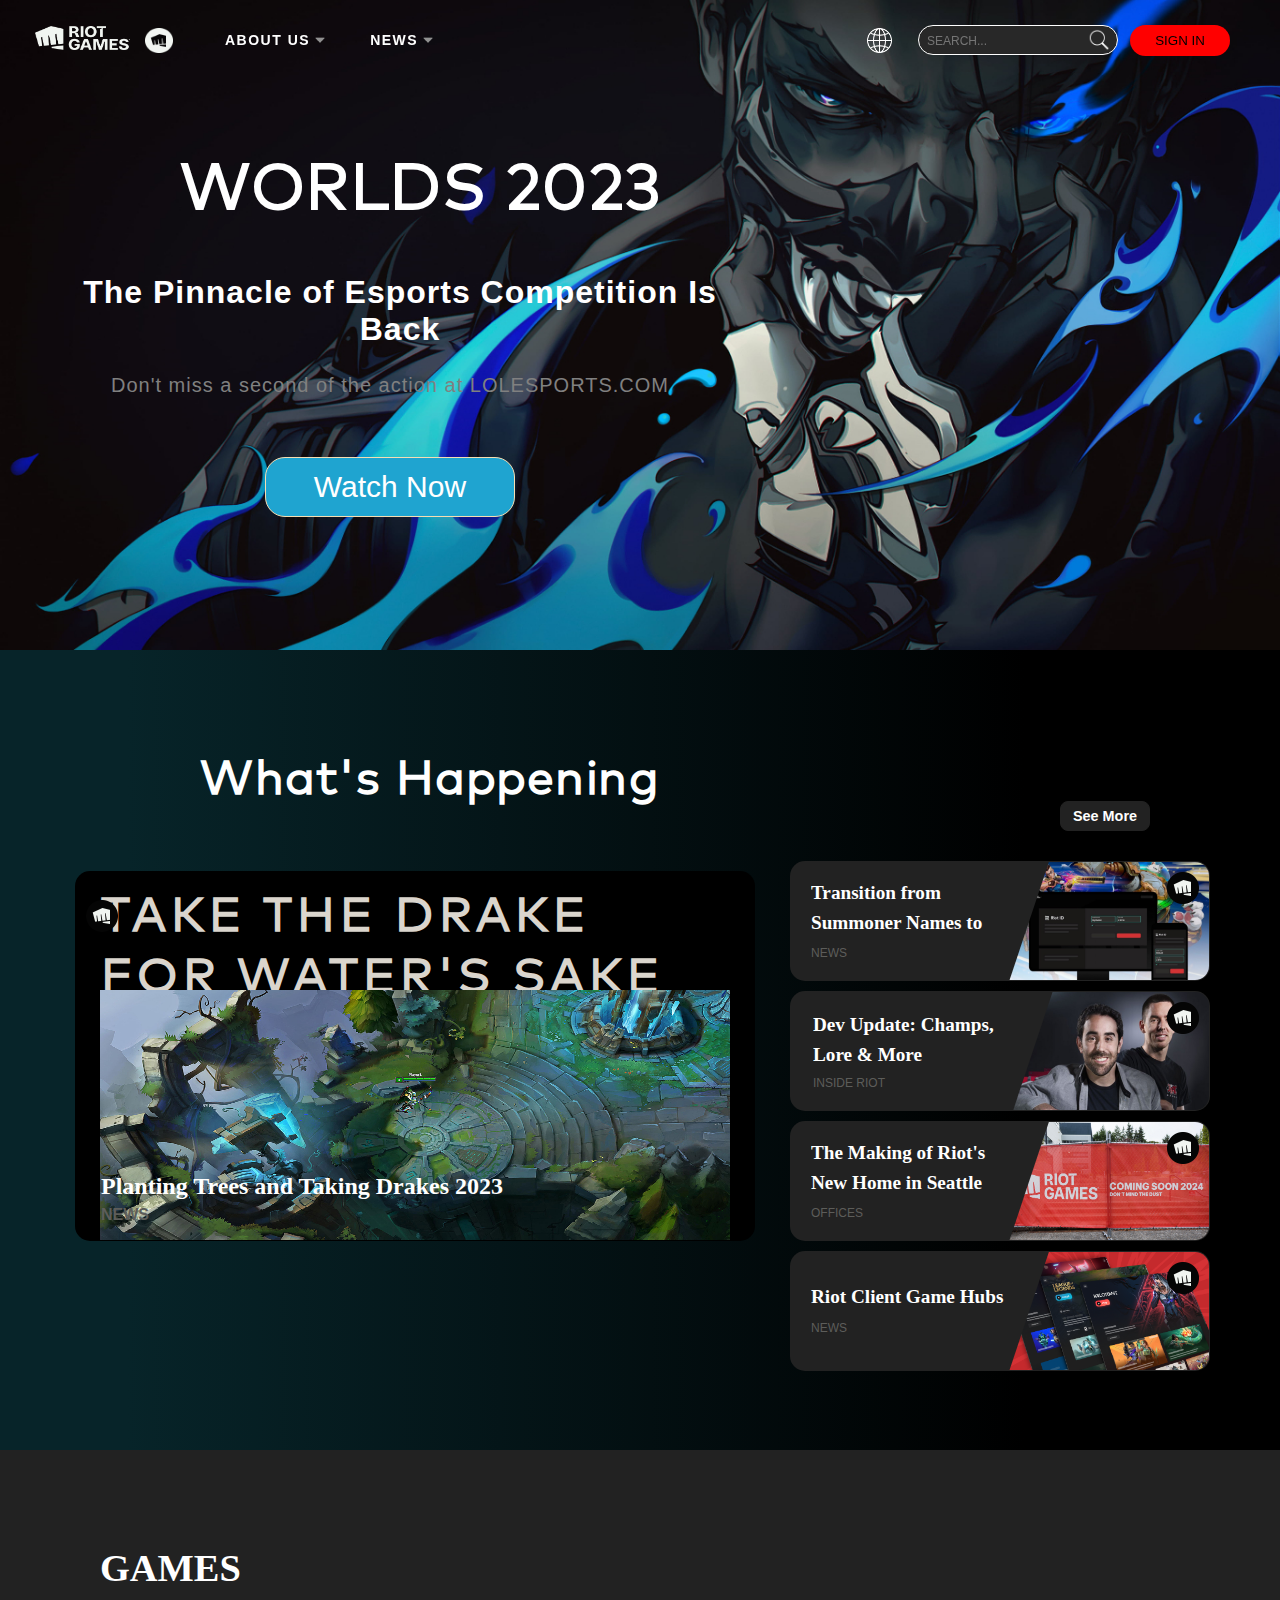
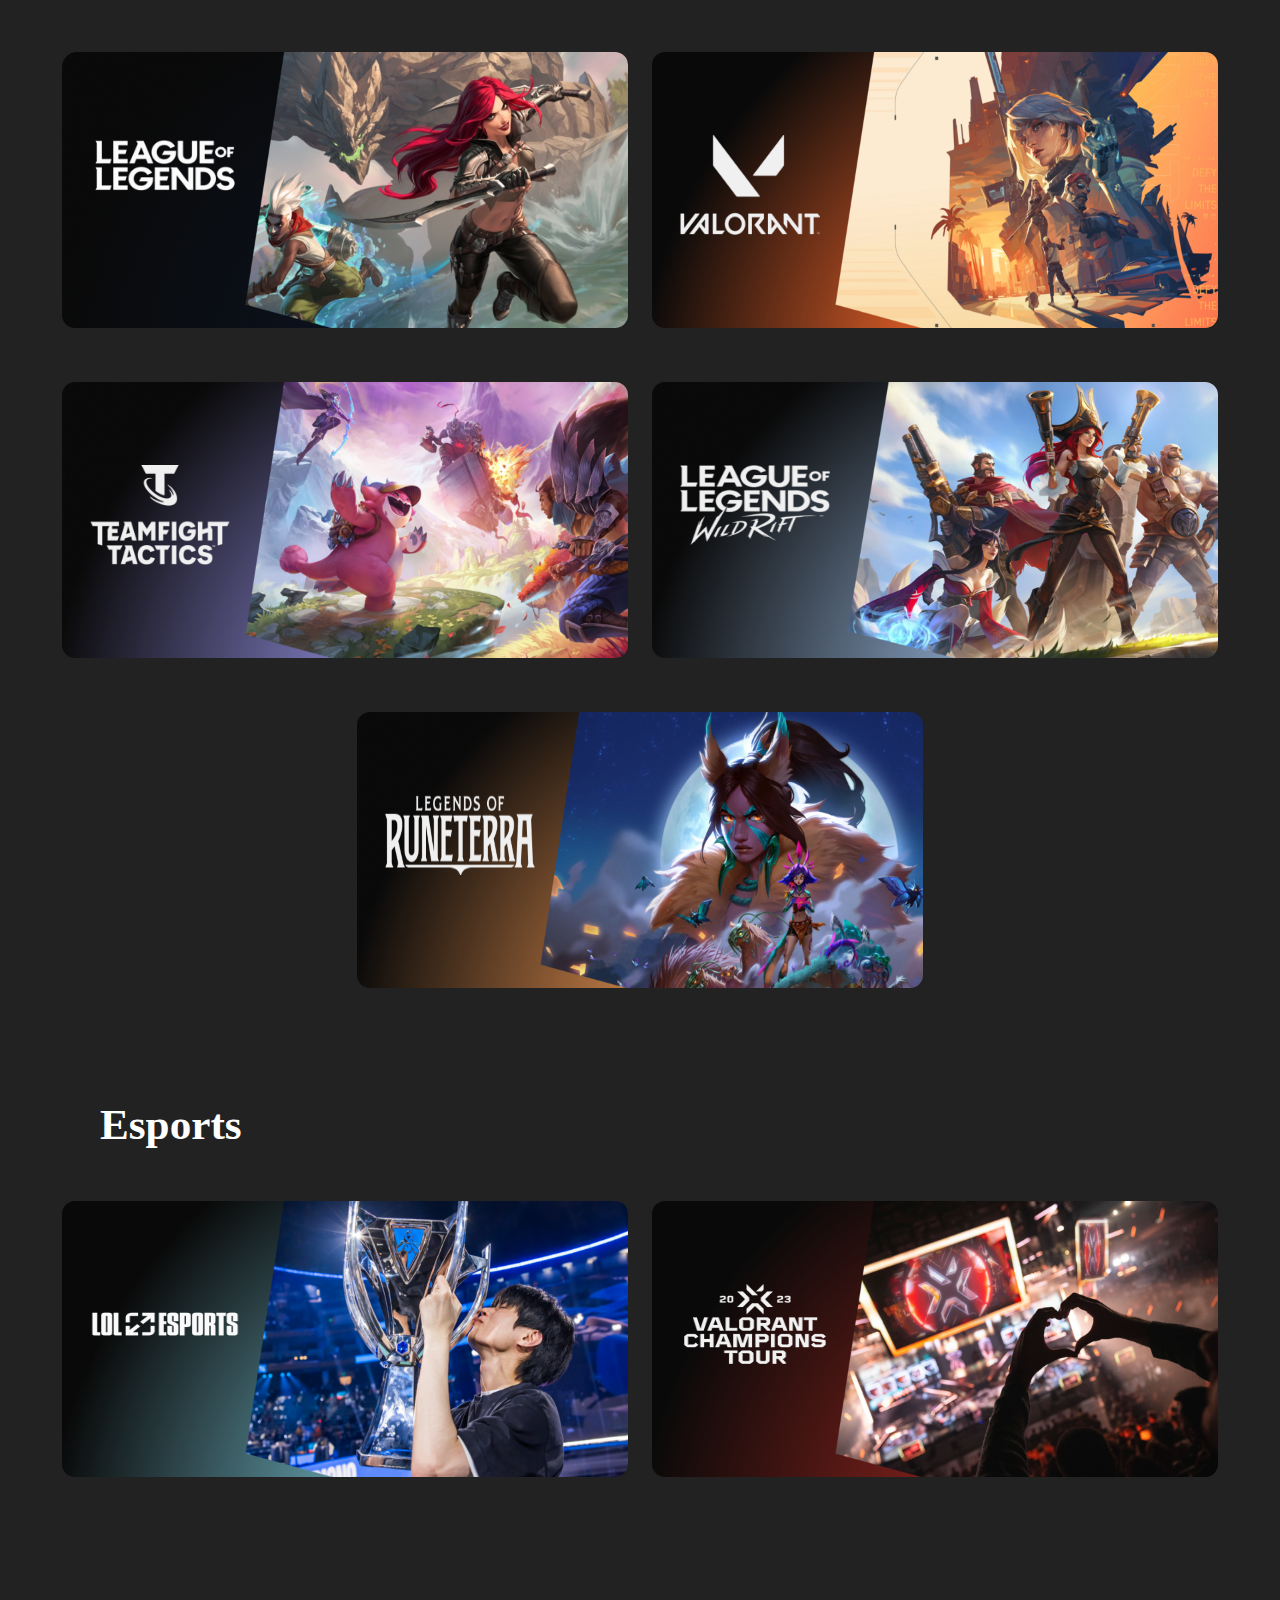
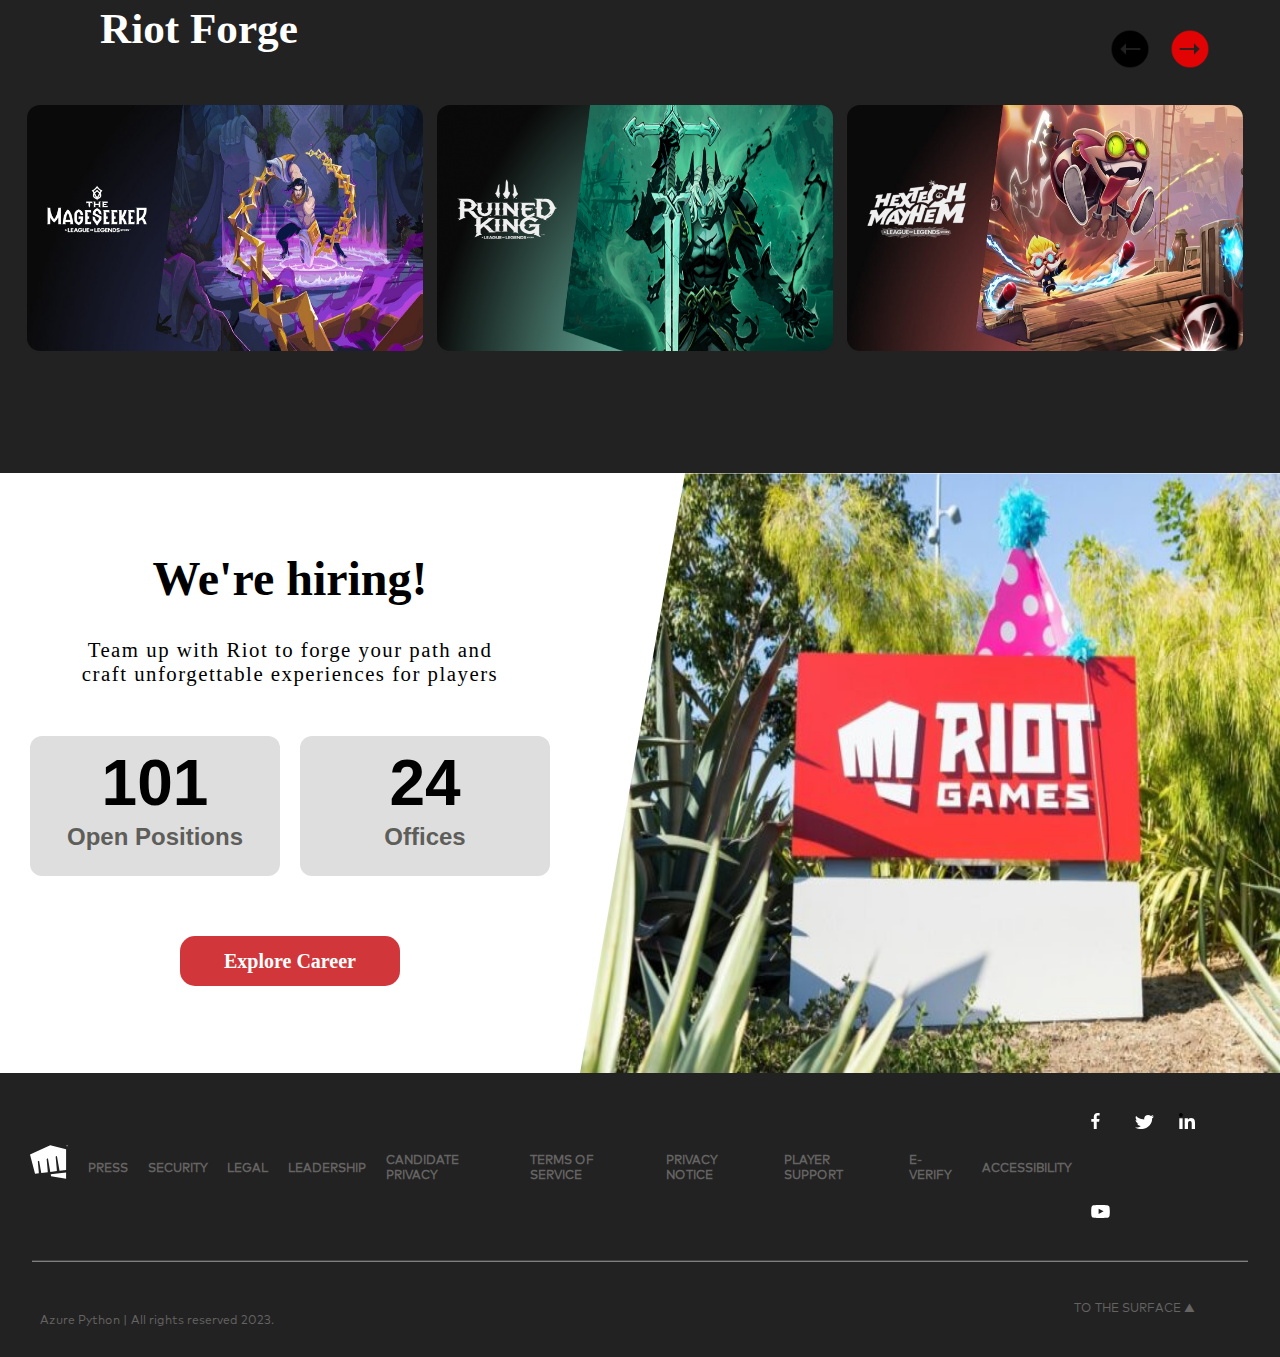
<file: index.html>
<!DOCTYPE html>
<html lang="en">
  <head>
    <meta charset="UTF-8" />
    <meta name="viewport" content="width=device-width, initial-scale=1.0" />
    <link rel="stylesheet" href="index.css" />
    <title>Riot Games</title>
  </head>
  <body>
    <div id="nav_ContainerIndex" class="nav_container">
      <div class="riot_logo">
        <img id="img_riotLogo" src="images/white_logo.png" alt="Riot Logo" />
      </div>
      <div class="fistLogo_container">
        <div class="riot_secondlogo">
          <img id="img_secondLogo" src="images/second_logo.png" alt="Fist Logo" />
        </div>
      </div>
      <div class="Info_container">
        <div class="info_list">
          <ul id="InfoList">
            <li id="dropdown" class="dropdown">
              <a href="about-us.html" style="text-decoration: none; color: white;">ABOUT US</a><img class="dropdownAboutUs" src="images/dropdown_gray.png" alt="ABOUT US DROP DOWN" />
              <ul id="dropdown_content" class="dropdown_content">
                <li>Who We are</li>
                <li>Diversity</li>
                <li>Social impact</li>
              </ul>
            </li>
            <li id="dropdown" class="dropdown">
              <a href="news.html" style="text-decoration: none; color: white;">NEWS</a><img class="dropdownNewsUs" src="images/dropdown_gray.png" alt="NEWS DROP DOWN" />
              <ul id="dropdown_content" class="dropdown_content">
                <li>Jobs</li>
                <li>Benefits</li>
                <li>Life at Riot</li>
              </ul>
            </li>
          </ul>
        </div>
      </div>
      <div class="upper-right_nav">
        <div class="worldLogo_container">
          <img id="world_logo" src="images/world.png" alt="World" />
          <ul id="language_option" class="language_option">
            <li>English</li>
            <li>Japanese</li>
            <li>Mandarin</li>
            <li>Hindi</li>
            <li>Spanish</li>
            <li>French</li>
            <li>Indonesian</li>
            <li>Malaysian</li>
            <li>Russian</li>
            <li>Deutsch</li>
            <li>Italiano</li>
            <li>Portuguese</li>
            <li>German</li>
          </ul>
        </div>
        <div class="search_container">
          <input class="search_box" type="text" placeholder="SEARCH..." />
          <img class="search_icon" src="images/white_search.png" alt="SEARCH ICON" />
        </div>
        <div class="signIn_container">
          <button id="signIn_button">SIGN IN</button>
        </div>
      </div>
    </div>
    <div class="hero_background" id="WORLDS2023">
      <div class="world_text">
        <h1>WORLDS 2023</h1>
      </div>
      <div class="h2_text">
        <h2>The Pinnacle of Esports Competition Is <span class="subtext">Back</span></h2>
      </div>
      <div class="text3">
        <p class="p1">Don't miss a second of the action at LOLESPORTS.COM</p>
      </div>
      <div class="watchNow_container">
        <a href="https://lolesports.com/"><button id="WatchNow_button">Watch Now</button></a>
      </div>
    </div>
    <div class="news_container" id="WhatsHappening">
      <div class="newsHeadline_container">
        <h2 class="news_text">What's Happening</h2>
      </div>
      <div class="seeMore">
        <button id="SeeMore">See More</button>
      </div>
      <div class="newsbox_container">
        <div class="whats_happening">
          <div class="news_today">
            <h1 class="news_title">
              <b>TAKE THE DRAKE <span class="title_split">FOR WATER'S SAKE</span></b>
            </h1>
            <img class="map_img" src="images/map.jpg" alt="Map" />
            <h2 class="news_info">Planting Trees and Taking Drakes 2023</h2>
            <h3 class="watermark">NEWS</h3>
            <img class="logo_1" src="images/third_logo.png" alt="Logo" />
          </div>
        </div>
        <div class="other_news">
          <div class="news1">
            <h2 class="news1_title">Transition from Summoner Names to Riot IDs</h2>
            <p class="news1_mark">NEWS</p>
            <img class="img_changeID" src="images/change_id.jpg" alt="Changing ID" />
            <img class="logo_2" src="images/third_logo.png" alt="Logo" />
          </div>
          <div class="news2">
            <h2 class="news2_title">Dev Update: Champs, Lore & More</h2>
            <p class="news2_mark">INSIDE RIOT</p>
            <img class="img_riotExec" src="images/riot_exec.jpg" alt="Riot Executives" />
            <img class="logo_3" src="images/third_logo.png" alt="Logo" />
          </div>
          <div class="news3">
            <h2 class="news3_title">The Making of Riot's New Home in Seattle</h2>
            <p class="news3_mark">OFFICES</p>
            <img class="img_riotSeattle" src="images/riot_seattle.png" alt="Riot in Seattle" />
            <img class="logo_4" src="images/third_logo.png" alt="Logo" />
          </div>
          <div class="news4">
            <h2 class="news4_title">Riot Client Game Hubs</h2>
            <p class="news4_mark">NEWS</p>
            <img class="img_riotgamehub" src="images/riot_gameHub.png" alt="Riot Game Hubs" />
            <img class="logo_5" src="images/third_logo.png" alt="Logo" />
          </div>
        </div>
      </div>
    </div>
    <div class="games_container" id="GAMES">
      <div class="games_title">
        <h1 class="games_text">GAMES</h1>
      </div>
      <div class="gameOption_container">
        <div class="game1">
          <img class="img_lolbg" src="images/lol_bg.png" alt="League of Legends Background" />
          <img class="img_lol" src="images/lol_logo.png" alt="League of Legends Title" />
        </div>
        <div class="game2">
          <img class="img_valobg" src="images/valo_bg.png" alt="Valorant Background" />
          <img class="img_valoLogo" src="images/valo_logo.png" alt="Valorant Title" />
        </div>
      </div>
      <div class="gameOption_container">
        <div class="game3">
          <img class="img_tacticsbg" src="images/tactics_bg.png" alt="Teamfight Tactics Background" />
          <img class="img_tacticsLogo" src="images/tactics_logo.png" alt="Teamfight Tactics Title" />
        </div>
        <div class="game4">
          <img class="img_wildriftbg" src="images/wildrift_bg.png" alt="LOL Wildrift Background" />
          <img class="img_wildriftLogo" src="images/wildrift_logo.png" alt="LOL Wildrift Title" />
        </div>
      </div>
      <div class="gameOption_container">
        <div class="game5">
          <img class="img_runeterrabg" src="images/runeterra_bg.png" alt="Legend of Runeterra Background" />
          <img class="img_runeterraLogo" src="images/runeterra_logo.png" alt="Legend of Runeterra Title" />
        </div>
      </div>
    </div>
    <div class="esports_mainContainer" id="Esports">
      <div class="esports_container">
        <h1 id="esports_text">Esports</h1>
      </div>
      <div class="esportsOption_container">
        <div class="esport1">
          <img class="img_esport1bg" src="images/esport1.png" alt="LOL Esport Background" />
          <img class="img_lolLogo" src="images/lol_esport.png" alt="LOL Esport Title" />
        </div>
        <div class="esport2">
          <img class="img_esport2bg" src="images/valo_esport.png" alt="Valorant Esport Background" />
          <img class="img_valoEsportLogo" src="images/valo_esport_logo.png" alt="Valorant Esport Title" />
        </div>
      </div>
    </div>
    <div class="RiotForge_mainContainer" id="RiotForge">
      <div class="nextback_arrows">
        <div><img id="arrowLeft" class="arrowLeft" src="images/arrow_left.png" alt="Black Arrow Left" /></div>
        <div><img id="arrowRight" class="arrowRight" src="images/arrow_right.png" alt="Black Arrow Right" /></div>
      </div>
      <div class="RiotForge_container">
        <h1 id="RiotForge">Riot Forge</h1>
      </div>
      <div class="RiotForgeOption_container" id="RiotForgeOption_container">
        <div class="RiotForge1">
          <img class="img_RiotForge1bg" src="images/mage_bg.jpg" alt="Mage Seeker Background" />
          <img class="img_RiotForge1Logo" src="images/mage_logo.png" alt="Mage Seeker Title" />
        </div>
        <div class="RiotForge2">
          <img class="img_RiotForge2bg" src="images/ruined_bg.png" alt="ruined King Background" />
          <img class="img_RiotForge2Logo" src="images/ruined_logo.png" alt="Ruined King Title" />
        </div>
        <div class="RiotForge3">
          <img class="img_RiotForge3bg" src="images/hextech_bg.jpg" alt="Hextech Mayhem Background" />
          <img class="img_RiotForge3Logo" src="images/hextech_logo.png" alt="Hextech Mayhem Title" />
        </div>
        <div class="RiotForge4">
          <img class="img_RiotForge4bg" src="images/convrgence_bg.png" alt="Convrgence Background" />
          <img class="img_RiotForge4Logo" src="images/convrgence_logo.png" alt="Convrgence Title" />
        </div>
        <div class="RiotForge5">
          <img class="img_RiotForge5bg" src="images/songognunu_bg.jpg" alt="Song of Nunu Background" />
          <img class="img_RiotForge5Logo" src="images/songofnunu_logo.png" alt="Song of Nunu Title" />
        </div>
      </div>
    </div>
    <div class="career_container" id="Werehiring">
      <div class="hiring_info">
        <h1 id="hiring_text">We're hiring!</h1>
        <p>Team up with Riot to forge your path and craft <span>unforgettable experiences for players</span></p>
        <div class="availability_container">
          <div class="open_positions">
            <h1>101</h1>
            <h2>Open Positions</h2>
          </div>
          <div class="offices">
            <h1>24</h1>
            <h2>Offices</h2>
          </div>
        </div>
        <button class="career_explore">
          Explore Career
        </button>
      </div>
      <div class="hiringImg_container">
        <div class="img_hiring">
          <img class="hiring_place" src="images/riot_hiring.jpeg" alt="Riot" />
        </div>
      </div>
    </div>
    <footer>
      <div class="footer-container">
        <div class="logo">
          <span class="icon-riot" style="width: 38px; height: 40px; line-height: 40px;">
            <span class="is-vhidden"></span>
            <svg width="38" height="40" dataname="Layer 1" viewBox="0 0 185.47 163.51">
              <path
                class="cls-1"
                d="M98.77 0L0 45.74l24.61 93.66 18.73-2.3-5.15-58.89 6.15-2.74 10.62 60.2 32.01-3.93-5.69-65 6.09-2.71 11.68 66.23 32.38-3.98-6.23-71.25 6.16-2.74 12.77 72.43 32.01-3.93V19.38L98.77 0zm2.32 142.05l1.63 9.22 73.42 12.24v-30.68l-75.01 9.21-.04.01zM176.17.71V0h3.64v.71zm1.41 3.94V.4h.81v4.25zm3 0V0h.8v4.65zm2.21 .83L183 3.41 184.44 0h.84l-2.06 4.65zm1.83 0V0h.81v4.65z"
              ></path>
            </svg>
          </span>
        </div>
        <ul class="left">
          <li>PRESS</li>
          <li>SECURITY</li>
          <li>LEGAL</li>
          <li>LEADERSHIP</li>
          <li>CANDIDATE PRIVACY</li>
          <li>TERMS OF SERVICE</li>
          <li>PRIVACY NOTICE</li>
          <li>PLAYER SUPPORT</li>
          <li>E-VERIFY</li>
          <li>ACCESSIBILITY</li>
        </ul>
        <div class="right">
          <div class="footer__social">
            <a target="_blank" rel="noopener" href="https://www.facebook.com/RiotGames/">
              <span class="icon" style="width: 9px; height: 16px; line-height: 16px;">
                <span class="is-vhidden">Follow us on Facebook</span>
                <svg viewBox="0 0 9 16">
                  <path d="M5.7 16V8.7h2.4l.4-2.8H5.7V4c0-.8.2-1.4 1.4-1.4h1.5V.1C8.4.1 7.5 0 6.5 0 4.3 0 2.8 1.3 2.8 3.8v2.1H.3v2.8h2.5V16h2.9z"></path>
                </svg>
              </span>
            </a>
            <a target="_blank" rel="noopener" href="https://twitter.com/riotgames">
              <span class="icon" style="width: 19px; height: 14px; line-height: 14px;">
                <span class="is-vhidden">Follow us on Twitter</span>
                <svg viewBox="0 0 19 14">
                  <path
                    d="M19 1.5c-.7.3-1.5.5-2.3.6.8-.4 1.4-1.1 1.7-2-.8.4-1.6.7-2.5.9-.7-.6-1.7-1-2.8-1-2.2 0-3.9 1.6-3.9 3.6 0 .3 0 .5.1.8C6 4.3 3.1 2.9 1.1.9.8 1.4.6 2 .6 2.6c0 1.2.7 2.3 1.8 2.9-.6 0-1.3-.2-1.8-.4C.6 6.8 2 8.2 3.8 8.5c-.3.1-.7.1-1 .1h-.7c.5 1.4 2 2.4 3.7 2.4-1.3 1-3 1.6-4.9 1.6H0c1.8 1 3.8 1.5 6.1 1.5 7.2-.1 11.1-5.5 11-10.2v-.5c.7-.5 1.4-1.1 1.9-1.9z"
                  ></path>
                </svg>
              </span>
            </a>
            <a target="_blank" rel="noopener" href="https://www.linkedin.com/company/riot-games">
              <span class="icon" style="width: 16px; height: 16px; line-height: 16px;">
                <span class="is-vhidden">Share this on LinkedIn</span>
                <svg viewBox="0 0 16 16">
                  <path d="M.3 5.3h3.3V16H.3z"></path>
                  <ellipse cx="1.9" cy="1.9" rx="1.9" ry="1.9"></ellipse>
                  <path d="M16 16h-3.3v-5.2c0-1.2 0-2.8-1.7-2.8s-2 1.4-2 2.7V16H5.7V5.3h3.2v1.5C9.3 5.9 10.4 5 12 5c3.4 0 4 2.2 4 5.1V16z"></path>
                </svg>
              </span>
            </a>
            <a target="_blank" rel="noopener" href="https://www.youtube.com/riotgames">
              <span class="icon" style="width: 19px; height: 13px; line-height: 13px;">
                <span class="is-vhidden">Watch on YouTube</span>
                <svg viewBox="0 0 19 13">
                  <path
                    d="M18.6 2.8s-.2-1.3-.7-1.8C17.2.3 16.4.3 16 .2 13.4 0 9.5 0 9.5 0S5.6 0 3 .2c-.4 0-1.1 0-1.9.8-.5.5-.7 1.8-.7 1.8s-.2 1.5-.2 3v1.4c0 1.5.2 3 .2 3s.2 1.3.7 1.8c.7.7 1.6.7 2 .8 1.6.2 6.4.2 6.4.2s3.9 0 6.5-.2c.4 0 1.1 0 1.9-.8.6-.6.7-1.8.7-1.8s.2-1.5.2-3V5.8l-.2-3zm-11 6.1V3.7l5 2.6-5 2.6z"
                  ></path>
                </svg>
              </span>
            </a>
          </div>
        </div>
      </div>
      <div class="separator"></div>
      <div class="footer-bottom">
        <div class="left-text">
          <p>Azure Python | All rights reserved 2023.</p>
        </div>
        <div id="to_surfaceIndex" class="right-text">
          TO THE SURFACE ▲
        </div>
      </div>
    </footer>
    <script src="index.js"></script>
  </body>
</html>
</file>
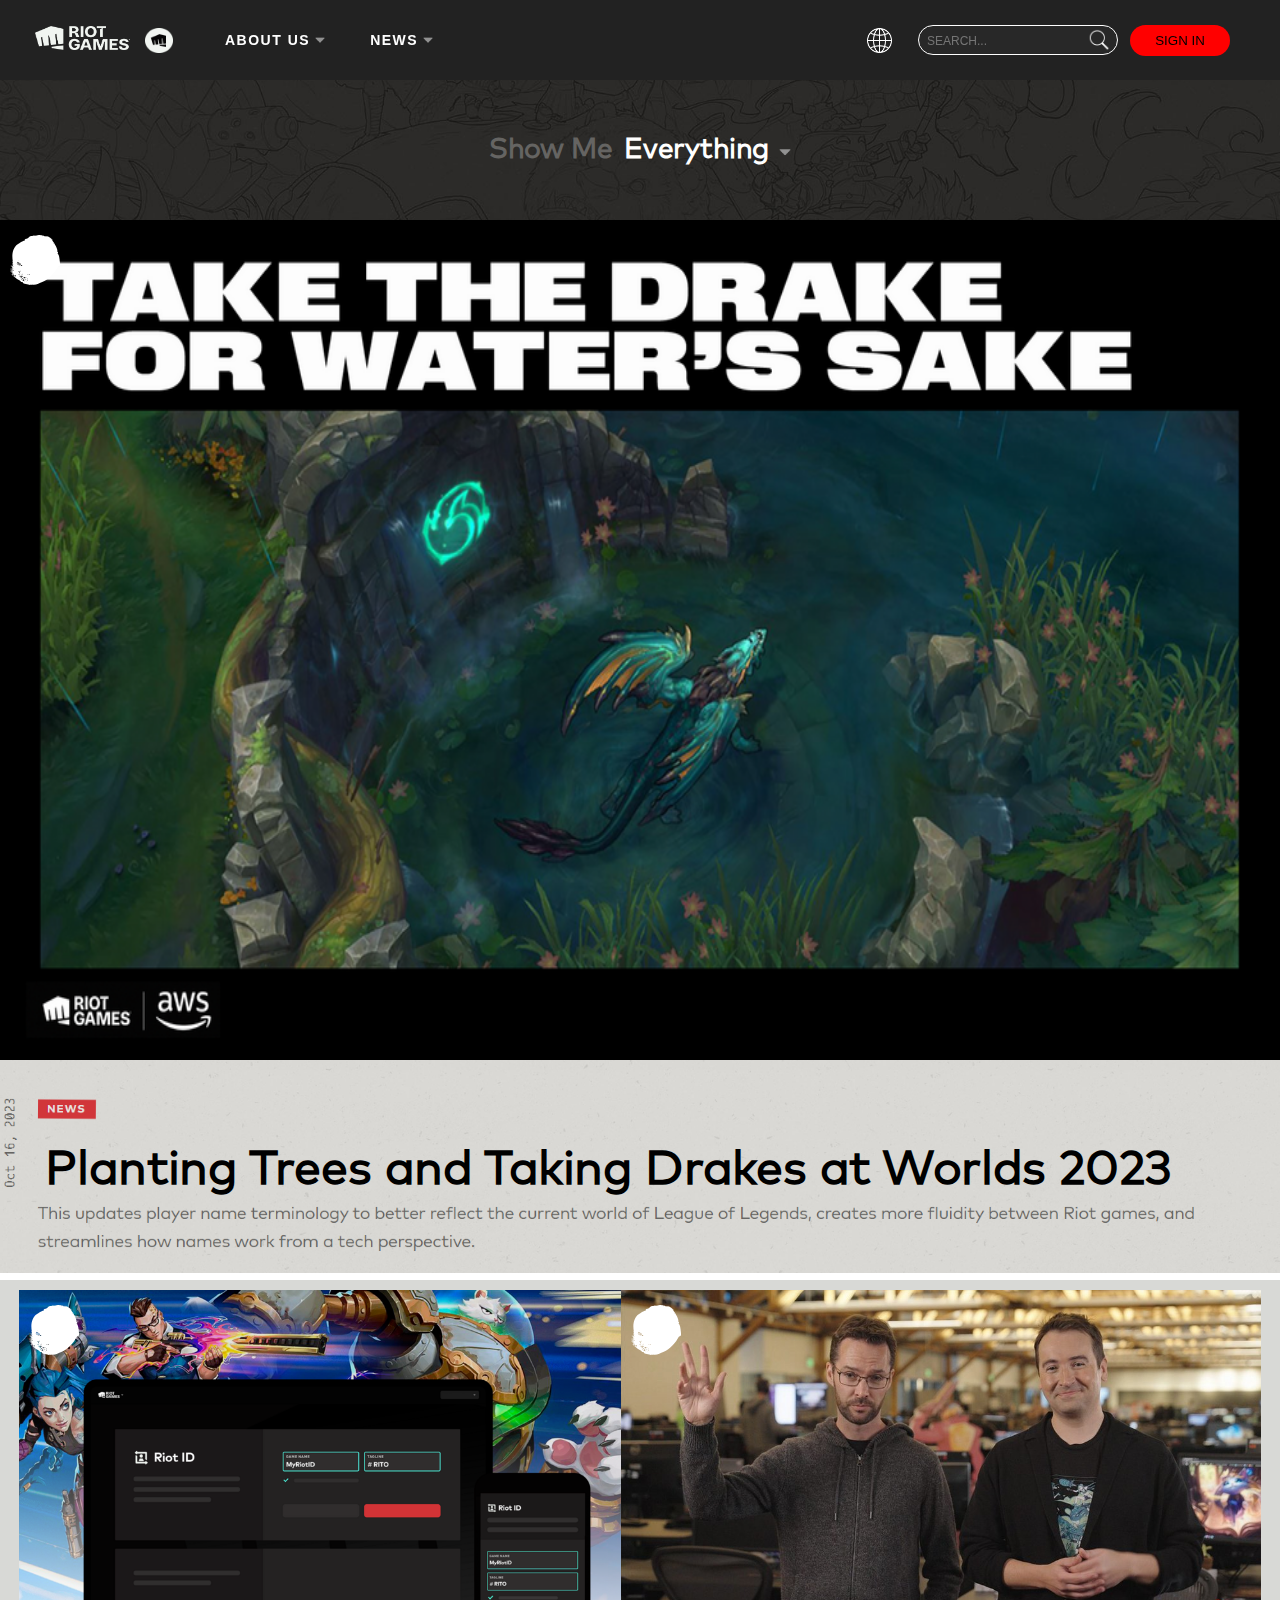
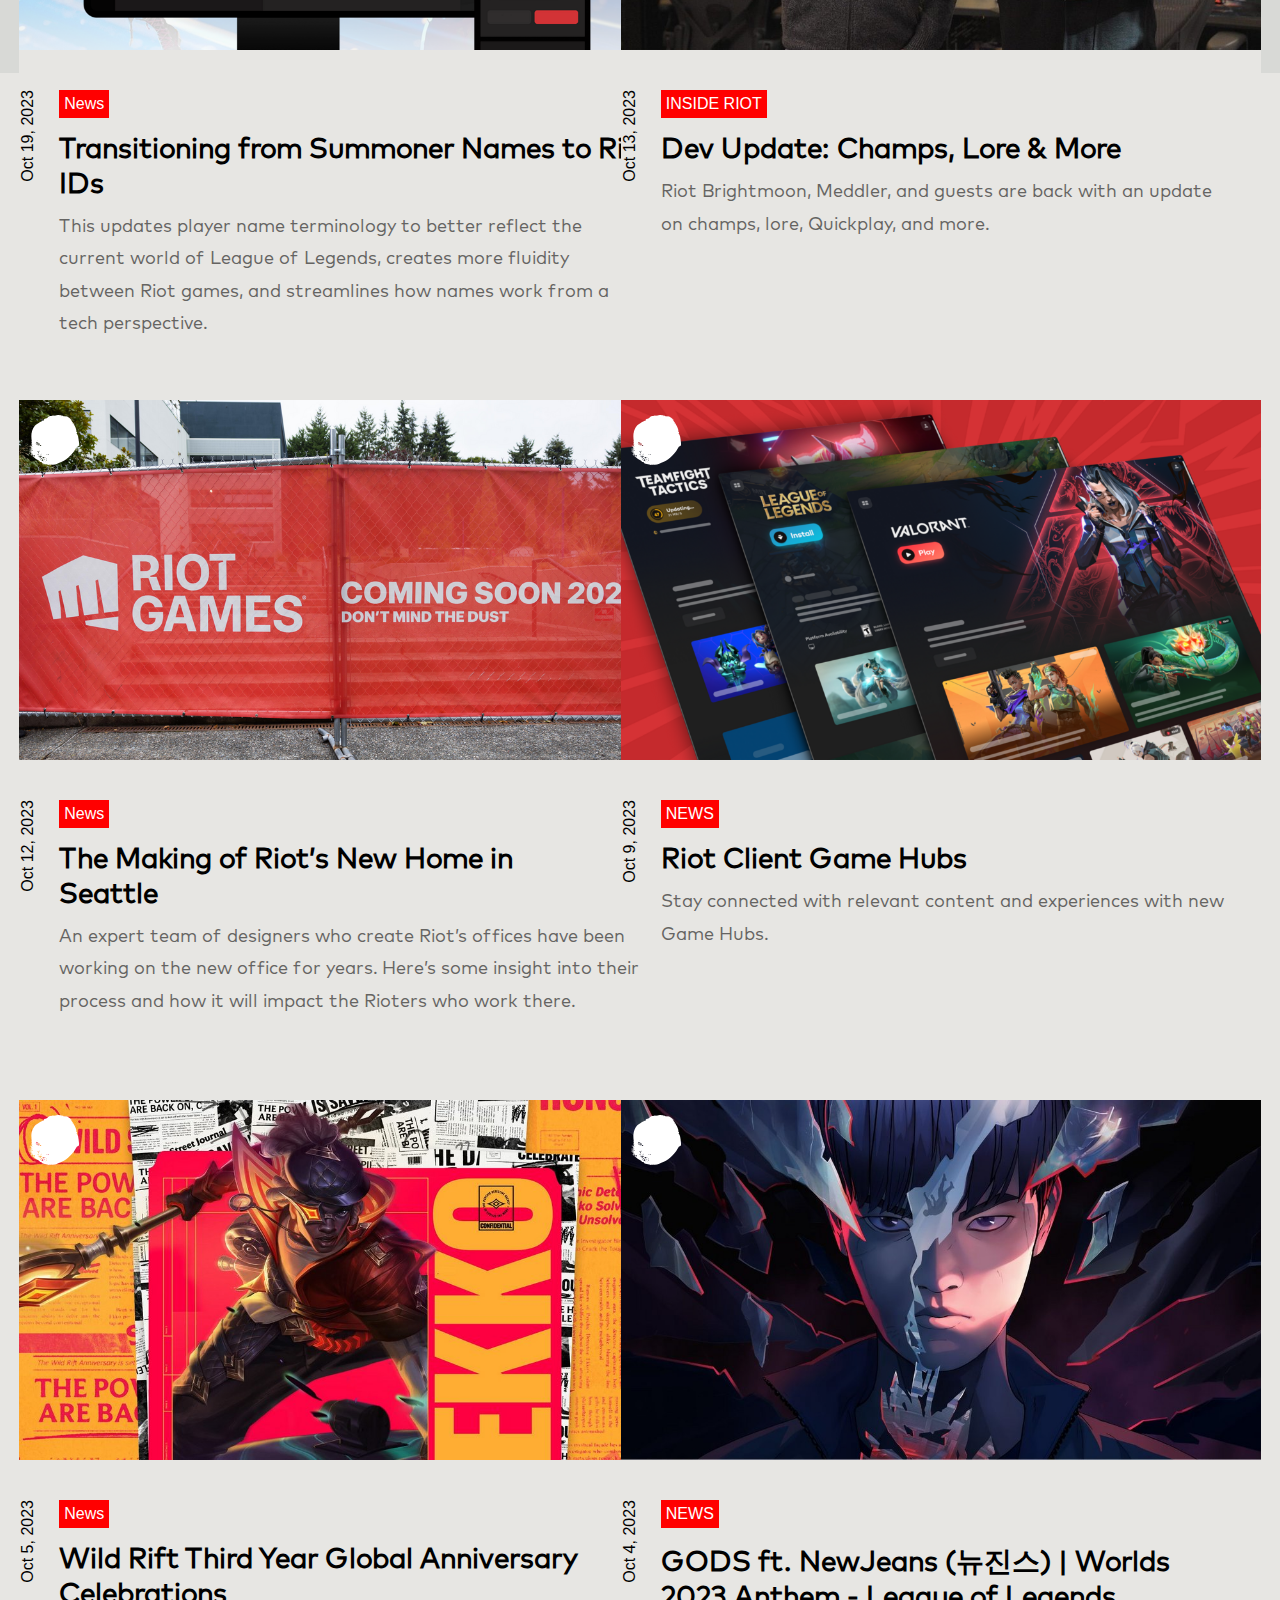
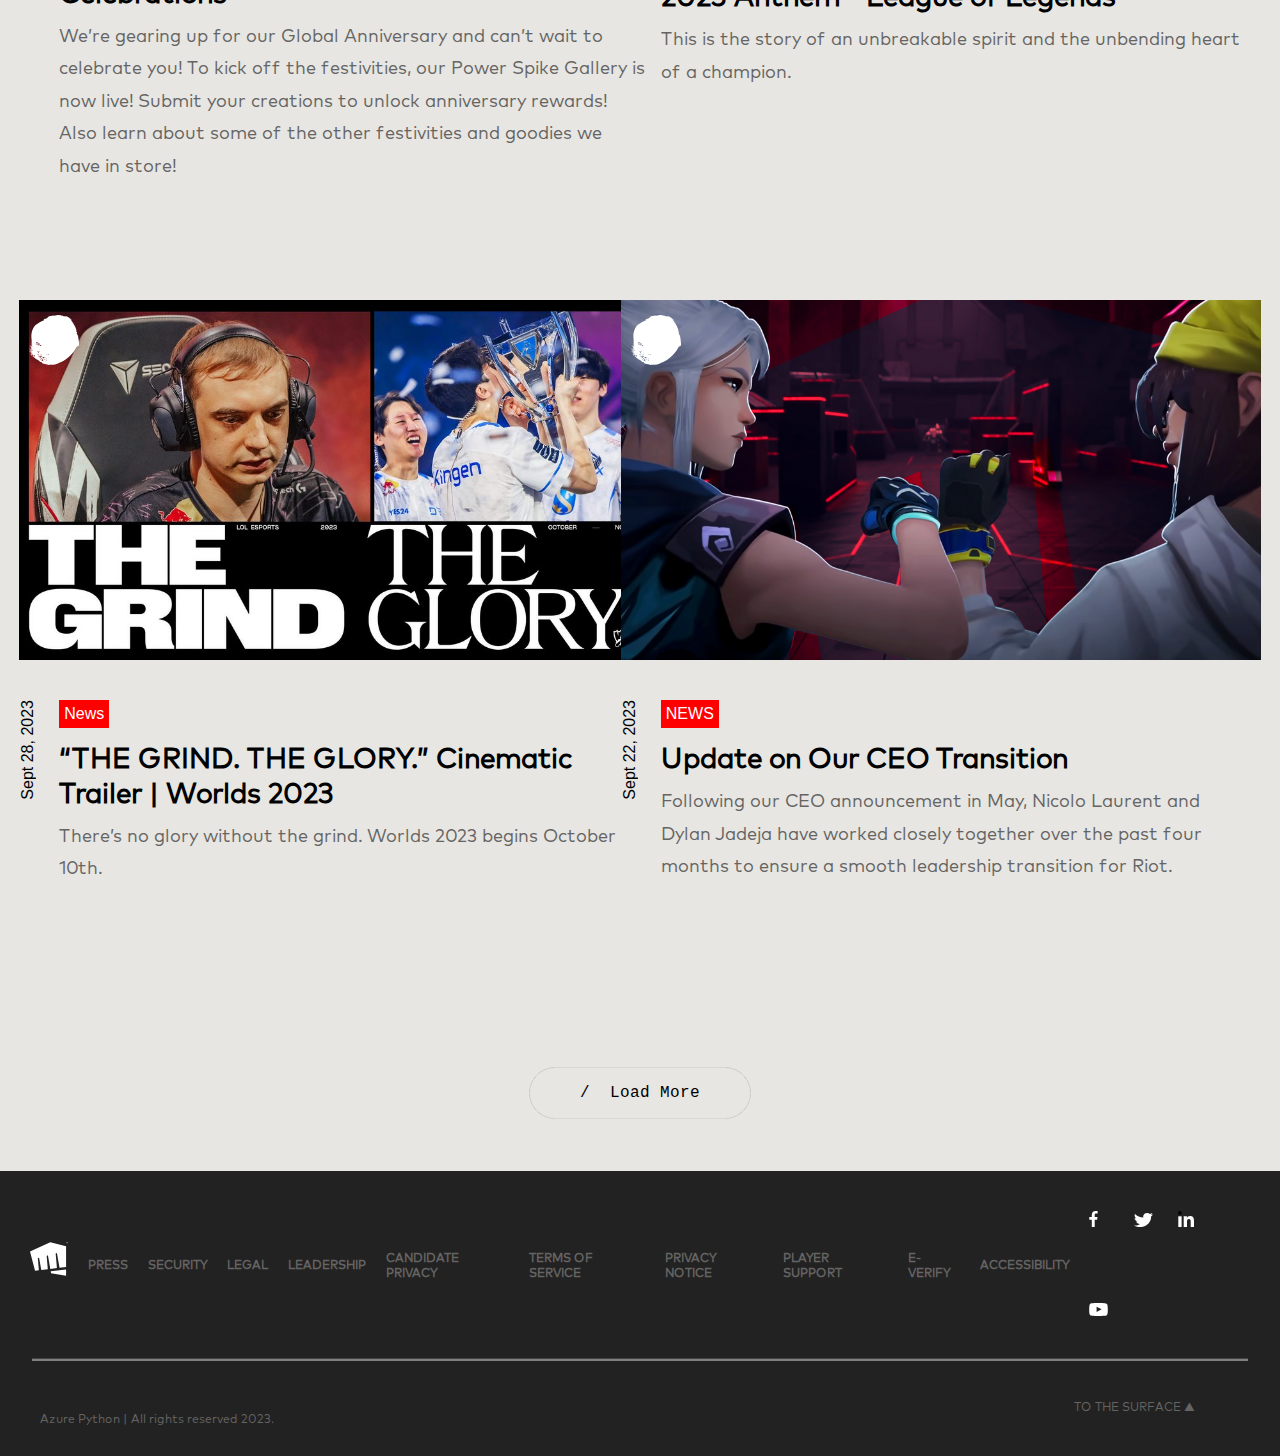
<file: news.html>
<!-- templates/index.html -->
<!DOCTYPE html>
<html lang="en">
  <head>
    <meta charset="UTF-8" />
    <meta name="viewport" content="width=device-width, initial-scale=1.0" />
    <title>News | Riot Games</title>
    <link rel="stylesheet" href="news.css" />
  </head>
  <body>
    <div id="nav_ContainerNews" class="nav_container">
      <div class="riot_logo">
        <a id="img_link" href="index.html"><img id="img_riotLogo" src="images/white_logo.png" alt="Riot Logo" /></a>
      </div>
      <div class="fistLogo_container">
        <div class="riot_secondlogo">
          <img id="img_secondLogo" src="images/second_logo.png" alt="Fist Logo" />
        </div>
      </div>
      <div class="Info_container">
        <div class="info_list">
          <ul id="InfoList">
            <li id="dropdown" class="dropdown">
              <a href="about-us.html" style="text-decoration: none; color: white;">ABOUT US</a><img class="dropdownAboutUs" src="images/dropdown_gray.png" alt="ABOUT US DROP DOWN" />
              <ul id="dropdown_content" class="dropdown_content">
                <li>Who We are</li>
                <li>Diversity</li>
                <li>Social impact</li>
              </ul>
            </li>
            <li id="dropdown" class="dropdown">
              <a href="news.html" style="text-decoration: none; color: white;">NEWS</a><img class="dropdownNewsUs" src="images/dropdown_gray.png" alt="NEWS DROP DOWN" />
              <ul id="dropdown_content" class="dropdown_content">
                <li>Jobs</li>
                <li>Benefits</li>
                <li>Life at Riot</li>
              </ul>
            </li>
          </ul>
        </div>
      </div>
      <div class="upper-right_nav">
        <div class="worldLogo_container">
          <img id="world_logo" src="images/world.png" alt="World" />
          <ul id="language_option" class="language_option">
            <li>English</li>
            <li>Japanese</li>
            <li>Mandarin</li>
            <li>Hindi</li>
            <li>Spanish</li>
            <li>French</li>
            <li>Indonesian</li>
            <li>Malaysian</li>
            <li>Russian</li>
            <li>Deutsch</li>
            <li>Italiano</li>
            <li>Portuguese</li>
            <li>German</li>
          </ul>
        </div>
        <div class="search_container">
          <input class="search_box" type="text" placeholder="SEARCH..." />
          <img class="search_icon" src="images/white_search.png" alt="SEARCH ICON" />
        </div>
        <div class="signIn_container">
          <button id="signIn_button">SIGN IN</button>
        </div>
      </div>
    </div>

    <div class="explore-hero__filter"></div>
    <div class="custom-box">
      <span id="showMe">Show Me </span>
      <span id="everythingDefault">Everything</span> <span><img id="NewsDropdown" src="images/dropdown_gray.png" alt="NEWS DROPDOWN" /></span>
      <div class="dropdown_option" id="options">
        <div class="ximg"><img id="x_button" src="images/gray_x.png" alt="X" /></div>
        <span id="filter">Filter by:</span>
        <ul>
          <li id="everything">Everything</li>
          <li id="offices">Offices</li>
          <li id="disciplines">Disciplines</li>
          <li id="news">News</li>
          <li id="inside_riot">Inside Riot</li>
          <li id="one_shot">One-Shot</li>
          <li id="tech_blog">Tech Blog</li>
        </ul>
      </div>
    </div>
    <div class="custom-box-responsive" id="custom-box-Responsive">
      <div class="brush-icon">
        <span class="icon brush-icon__bg" aria-hidden="true" style="width: 50px; height: 50px; line-height: 50px; position: absolute; top: 15px; left: 10px;">
          <svg viewBox="0 0 50 50">
            <path
              fill-rule="evenodd"
              clip-rule="evenodd"
              d="M30.7.3c-.3.1-.4 0-.4-.3 1 .5 1.2.2 2.1.3.3.3.3.5-.1.8.6.4.9-1.3 1.4-.4-.2.1-.3.2-.5.3.1.2 4.3.2 4.9.5 1 .5 4.5 2.7 4.5 3.6-.1.1-.3.2-.4.3 0 0 1.6 2.1 1.7 2.3.7 1.2 1.1 1.9 1.6 2.8 1 1.9 2.2 4.2 1.8 6.2 1.1.3.9.9.3 1.5 0 .2 1.2 1.9 1.4 2.7.3 1 .4 2.4.6 3.7.1 1.2.8 4.9.2 6-.2.5-2.2 1.2-2.2 1.3-.3.4-.1.8-.5 1.2-.8.8-1.2 2-1.8 2.8-1.2 1.6-2.4 3.1-3.9 4.5-2.8 2.6-5.3 5-9.1 6.6-3.1 1.3-6.9 3.5-10.5 2.4-.2.1-.4.3-.4.6-.2.1-1-.6-1.3-.6.2.3.1.5-.2.6-1.5-1.4-6.8-.5-7.4-3.1-1.6.4-1.2-.4-2.2-1-.4-.2-2.4-1.4-3.2-1.9-1-.6-2.2-1.6-2.9-2.4-1.3-1.5-.5-.5-.1-2.3-.2-.6-1.5 1.3-1.4 1.2-.3.1-1.4-1.3-1.4-1.5.8.1.5.9 1 .9.7.1-.5-1.4-.3-1.7.2.3.5.3.7 0 .4-.7-1.1-.7-1.3-1 0-.2.2-.4.4-.4-.1-.6-1.3.3-1.2-.5 1.4-.6-.5-1-.3-1.7.5.4.8.3.9-.3-.6-.3-1.1-1-1.2-1.4 0-.3 2.2 2.5 2.6 2.5.3 0-1.2-1.9-1.3-2.1.7-.1 1 .9 1.4.6 0 0-1-1.7-.9-1.4.2-.4.4.5.8-.4-.4-.3-.3.8-.6-.3.1 0 .3-.1.4-.2-.2-.5-1.2.1-1.6-.1.2-.3.2-.6-.2-.9 0 0 1.3 1.1 1.3.3-.1-.2-.3-.3-.5-.3.1-1 1.7 1.1 1.7 1.1.6-.1-.8-2.2-.7-2.3.2-.1.5-.1.7 0 .7-.8-1.4-.1-.6-.8.9-.2 0 .3-.2-.6.5-.6.6.1.7-.9-.3-.1-.6-.2-.8-.5.1-.2.3-.3.6-.2-.7-4.7-.8-9 1.4-13.1C5.4 10.8 7 9.5 9.3 8.2c.9-.5 1.9-1.2 2.8-1.7.8-.5 2.6-1.1 3.1-1.6-.2-.3-.5-.3-.8-.1.1-.8 2.3-1.2 2.6-1.1.3-.1 1.6-1.5 2.1-1.8.7-.4 1.3-.6 2.4-.8.9-.2 4.1-1 2.9-.3.9.3.8-.9 1.5-.1.4-.1 4.8-1.1 4.8-.4zm4.4 1.2c.1.2.3 0 .3-.2-.2.1-.3 0-.3.2zm1 .1c.1.1.4 0 .3-.2-.1-.1-.3 0-.3.2zM18.5 2.7c.2 0 .3-.1.3-.3-.2 0-.3.1-.3.3zm22.6 1.9c0 .2.5.3.6 0-.2-.2-.7-.3-.6 0zm2.5 3.8c.2.1.3-.1.3-.3-.2-.1-.4.1-.3.3zM8.5 25.8c.1 0 .3 0 .3-.2-.1-.1-.4 0-.3.2zm.3.6c.1.5.7-.1.6-.2-.2.1-.4.2-.6.2zm-1 .3s.1 0 0 0c.8.2.3-.7 0 0zm1 .2c-.2 0-1.7.1-1.7.5.2.4 1 0 .5.6.3.2.6.2.9 0 0-.3-.5 0-.5-.3-.1 0 1.8-.7.8-.8zm.7.9l-.9.3c.4.4 1.1 0 .9-.3zm.6.2c.1 0 .1 0 .2-.1-.1 0-.2 0-.2.1zm-3 .1c.1 0 .4.2.5-.1-.1-.1-.6-.2-.5.1zm2.5.5c-.4-.1-.5.5-.7.8.4-.1 1.4-.3 1.9-.7-.4-.3-.8-.3-1.2-.1zm-1.8.1c-.1 0-1.2-.1-1.2.3.1.1 2.1.7 2.2.4-.1-.9.2-.3.2-.7-.4-.1-.8-.1-1.2 0zm2 .6c-.1.7-1.1.6-1.2.9.2.2 1.8.1 1.8 0-.1.1.3-1.2.3-1.2-.2.2-.5.2-.9.3zm1.3.3c.1-.2 0-.3-.2-.4 0 .3-.1.4.2.4zm.3.5c-.2-.2-.4-.2-.6.1 0 0 1.1.8 1.2.8.1 0 .2-.8.2-.9h-.8zm-8.8 2.8c-.1.3.5.5.5.2-.1-.3-.4-.5-.5-.2zm.7 1c.1 0 .2-.1.2-.2-.2-.2-.6.2-.2.2zm-.8.4c-.1.4.8.3.7-.1-.2 0-.5.1-.7.1zm.5.7c0 .5.8.6.8 0H3zm-1.9.4c.1.1 1.2 1.5 1.1.4 0-.1-1.1-1.1-1.1-.4zm1.5.6c.6.2.8.1.6-.5-.2.2-.4.3-.6.5zm6.9.6c.9.1 1.1-.1.8-.8-.6 0-.9.2-.8.8zm-.5-.3c0-.3-.6-.3-.7 0 .2.2.7.3.7 0zm-7.1.6l.8-.3c-.4-.2-.7-.1-.8.3zm7.7-.1c-.3-.2-.6-.1-.8.2.3.3.9.3.8-.2zm-.3.9c.1.1.8.6.9.5 0 0-.4-1.9-.9-.5zm.1.8c.1 0 .2-.2.2-.4-.3-.1-.5.3-.2.4zm-6.7 0c.4.6.6.5.6-.3-.1.1-.3.2-.6.3zm9.1 1.1c.5.3.5-.7.5-.8-.5.1-.6.3-.5.8zM8.4 39c-.4-.2-.3.5.4.1.8-.4-.6 0-.4-.1zm11.1.3c-.5.2-.4.4.1.5.4-.2.5-.5.3-.9-.2 0-.4.1-.4.4zm-1.7.3c-.4.5.7.3.7 0-.3-.1-.5-.1-.7 0zm-.7.2c.2 0 .2-.1.3-.2-.2-.2-.5 0-.3.2zm-8.8 0c.1 0 1.6.5 1.3-.2-.3 0-1.3-.1-1.3.2zm4.1.1c-.4.4-.4.5.2.3 0-.3-.4-1-.2-.3zm-6.9.2c-.8.1-1.9-.1-2 1.1.3 0 1.3-1.7 1.7-.6-.2 0-.4.2-.5.4.6.7.4-.1.8.6.6-.2.1-1.2 0-1.5zm5.5.2c-.6-.1.5.7.7 0-.3-.2-.5-.2-.7 0zm-1.1.2c.2 0 .2-.1.4-.1 0-.4-.4-.2-.4.1zm-.4 0c.1-.1.3 0 .4 0 0-.3-.6-.3-.4 0zm2.3.5c.1 0 .1-.1 0-.2.1.2 0 .2 0 .2zm-2 .1c-.3.7.4.9.9.8 0-.1-.3-1-.3-.9-.1-.1-.3-.1-.6.1zm1.4-.1c-.3.4-.2 1.7-.6 2.3 0 0 2.9-2.6 3-2-.2 0-2.7.1-2.4-.3zm3.4 1c-.4-.1-.8.1-1.1.4.6.9.9-.8.7.6.1 0 .9.1 1.1.2 0-1.1 0-.5-.7-1.2zm1.9.3c.2-.2 0-.4-.3-.3 0 .2.1.3.3.3zm-5.8.1c0 .2.3.1.3-.1-.1 0-.3 0-.3.1zm4.8.4c.4.4.6.3.7-.2-.2 0-.5 0-.7.2zm-1.8.1c.1.2.4-.1.1-.2 0 .1-.1 0-.1.2zm-1.8.1c-.4.7.7 1.3.9.6-.4-.4-.3-.4-.9-.6zm5.1.2c0 .4.8.4.9.2 0-.2-.7-.3-.9-.2zm-2.9.4c.2.1.5.1.5-.2-.2-.1-.5-.1-.5.2zm-1.2.1c.2 0 .5.1.5-.2-.1-.1-.5-.1-.5.2zm-1.6.2c0 .2-.2.9.1.9.5-.6.3-.3.5-1.1-.2.1-.4.2-.6.2zm2.7.2c.1-.1.1-.2 0-.3-.1.1-.2.2 0 .3zm2.8 0c.1.6.5.4.7.9-.1.1-.7.5-.7.6 1.9.6.1-2.4 0-1.5zm-2 .2c.1 0 .2-.1.3-.1 0-.3-.3-.1-.3.1zm-1.7-.1c.3-.4-.1 1.8-.1 1.6 1 .3 1.4-.1 1.2-1-.9.2-.5 0-.5-.7-.2.1-.4.1-.6.1zm-.7.1c-.1.3.5.4.5.1-.1-.3-.4-.3-.5-.1zm2.6.7c.3.1.6-.1.7-.3-.2-.2-.6 0-.7.3zm-2.7.3c.3.2.8.1.8-.3-.2.1-.9-.2-.8.3zm3.5.5c.1 0 .2-.1.2-.2-.1-.1-.3.1-.2.2zm-1.3.8c.2 0 .3-.1.3-.3-.2-.3-.6 0-.3.3zm1.8-.2c.1 0 .2.1.3.1.1-.1-.2-.2-.3-.1z"
            ></path>
          </svg>
        </span>
        <span class="icon brush-icon__type" aria-hidden="true" style="width: 25px; height: 30px; line-height: 14px; position: absolute; top: 33px; left: 23px;">
          <svg viewBox="0 0 20 14">
            <path fill-rule="evenodd" clip-rule="evenodd" d="M18 0H0v2h18V0zM0 6v2h20V6H0zm0 8h14v-2H0v2z"></path>
          </svg>
        </span>
      </div>

      <div class="responsive-media">
        <img src="images/summary pic.png" alt="Image Description" />
      </div>
      <div class="headline-container">
        <img src="images/headline news.png" alt="Headline" />
      </div>
    </div>

    <div class="custombox_container" id="customBox_container">
      <div class="custom-box-summary" id="custom-box-1">
        <div class="summary__content summary__content--padded">
          <div class="date-container">
            <time class="summary__date monospace monospace--dark">Oct 19, 2023</time>
          </div>
          <div class="eyebrow" style="background-color: red; color: white;">
            <span>News</span>
          </div>
          <h3 class="heading heading--4 summary__heading"><span>Transitioning from Summoner Names to Riot IDs</span></h3>
          <div class="summary__sell copy copy--muted">
            This updates player name terminology to better reflect the <br />
            current world of League of Legends, creates more fluidity <br />
            between Riot games, and streamlines how names work from a <br />
            tech perspective.
          </div>
        </div>
        <div class="brush-icon">
          <span class="icon brush-icon__bg" aria-hidden="true" style="width: 50px; height: 50px; line-height: 50px; position: absolute; top: 15px; left: 10px;">
            <svg viewBox="0 0 50 50">
              <path
                fill-rule="evenodd"
                clip-rule="evenodd"
                d="M30.7.3c-.3.1-.4 0-.4-.3 1 .5 1.2.2 2.1.3.3.3.3.5-.1.8.6.4.9-1.3 1.4-.4-.2.1-.3.2-.5.3.1.2 4.3.2 4.9.5 1 .5 4.5 2.7 4.5 3.6-.1.1-.3.2-.4.3 0 0 1.6 2.1 1.7 2.3.7 1.2 1.1 1.9 1.6 2.8 1 1.9 2.2 4.2 1.8 6.2 1.1.3.9.9.3 1.5 0 .2 1.2 1.9 1.4 2.7.3 1 .4 2.4.6 3.7.1 1.2.8 4.9.2 6-.2.5-2.2 1.2-2.2 1.3-.3.4-.1.8-.5 1.2-.8.8-1.2 2-1.8 2.8-1.2 1.6-2.4 3.1-3.9 4.5-2.8 2.6-5.3 5-9.1 6.6-3.1 1.3-6.9 3.5-10.5 2.4-.2.1-.4.3-.4.6-.2.1-1-.6-1.3-.6.2.3.1.5-.2.6-1.5-1.4-6.8-.5-7.4-3.1-1.6.4-1.2-.4-2.2-1-.4-.2-2.4-1.4-3.2-1.9-1-.6-2.2-1.6-2.9-2.4-1.3-1.5-.5-.5-.1-2.3-.2-.6-1.5 1.3-1.4 1.2-.3.1-1.4-1.3-1.4-1.5.8.1.5.9 1 .9.7.1-.5-1.4-.3-1.7.2.3.5.3.7 0 .4-.7-1.1-.7-1.3-1 0-.2.2-.4.4-.4-.1-.6-1.3.3-1.2-.5 1.4-.6-.5-1-.3-1.7.5.4.8.3.9-.3-.6-.3-1.1-1-1.2-1.4 0-.3 2.2 2.5 2.6 2.5.3 0-1.2-1.9-1.3-2.1.7-.1 1 .9 1.4.6 0 0-1-1.7-.9-1.4.2-.4.4.5.8-.4-.4-.3-.3.8-.6-.3.1 0 .3-.1.4-.2-.2-.5-1.2.1-1.6-.1.2-.3.2-.6-.2-.9 0 0 1.3 1.1 1.3.3-.1-.2-.3-.3-.5-.3.1-1 1.7 1.1 1.7 1.1.6-.1-.8-2.2-.7-2.3.2-.1.5-.1.7 0 .7-.8-1.4-.1-.6-.8.9-.2 0 .3-.2-.6.5-.6.6.1.7-.9-.3-.1-.6-.2-.8-.5.1-.2.3-.3.6-.2-.7-4.7-.8-9 1.4-13.1C5.4 10.8 7 9.5 9.3 8.2c.9-.5 1.9-1.2 2.8-1.7.8-.5 2.6-1.1 3.1-1.6-.2-.3-.5-.3-.8-.1.1-.8 2.3-1.2 2.6-1.1.3-.1 1.6-1.5 2.1-1.8.7-.4 1.3-.6 2.4-.8.9-.2 4.1-1 2.9-.3.9.3.8-.9 1.5-.1.4-.1 4.8-1.1 4.8-.4zm4.4 1.2c.1.2.3 0 .3-.2-.2.1-.3 0-.3.2zm1 .1c.1.1.4 0 .3-.2-.1-.1-.3 0-.3.2zM18.5 2.7c.2 0 .3-.1.3-.3-.2 0-.3.1-.3.3zm22.6 1.9c0 .2.5.3.6 0-.2-.2-.7-.3-.6 0zm2.5 3.8c.2.1.3-.1.3-.3-.2-.1-.4.1-.3.3zM8.5 25.8c.1 0 .3 0 .3-.2-.1-.1-.4 0-.3.2zm.3.6c.1.5.7-.1.6-.2-.2.1-.4.2-.6.2zm-1 .3s.1 0 0 0c.8.2.3-.7 0 0zm1 .2c-.2 0-1.7.1-1.7.5.2.4 1 0 .5.6.3.2.6.2.9 0 0-.3-.5 0-.5-.3-.1 0 1.8-.7.8-.8zm.7.9l-.9.3c.4.4 1.1 0 .9-.3zm.6.2c.1 0 .1 0 .2-.1-.1 0-.2 0-.2.1zm-3 .1c.1 0 .4.2.5-.1-.1-.1-.6-.2-.5.1zm2.5.5c-.4-.1-.5.5-.7.8.4-.1 1.4-.3 1.9-.7-.4-.3-.8-.3-1.2-.1zm-1.8.1c-.1 0-1.2-.1-1.2.3.1.1 2.1.7 2.2.4-.1-.9.2-.3.2-.7-.4-.1-.8-.1-1.2 0zm2 .6c-.1.7-1.1.6-1.2.9.2.2 1.8.1 1.8 0-.1.1.3-1.2.3-1.2-.2.2-.5.2-.9.3zm1.3.3c.1-.2 0-.3-.2-.4 0 .3-.1.4.2.4zm.3.5c-.2-.2-.4-.2-.6.1 0 0 1.1.8 1.2.8.1 0 .2-.8.2-.9h-.8zm-8.8 2.8c-.1.3.5.5.5.2-.1-.3-.4-.5-.5-.2zm.7 1c.1 0 .2-.1.2-.2-.2-.2-.6.2-.2.2zm-.8.4c-.1.4.8.3.7-.1-.2 0-.5.1-.7.1zm.5.7c0 .5.8.6.8 0H3zm-1.9.4c.1.1 1.2 1.5 1.1.4 0-.1-1.1-1.1-1.1-.4zm1.5.6c.6.2.8.1.6-.5-.2.2-.4.3-.6.5zm6.9.6c.9.1 1.1-.1.8-.8-.6 0-.9.2-.8.8zm-.5-.3c0-.3-.6-.3-.7 0 .2.2.7.3.7 0zm-7.1.6l.8-.3c-.4-.2-.7-.1-.8.3zm7.7-.1c-.3-.2-.6-.1-.8.2.3.3.9.3.8-.2zm-.3.9c.1.1.8.6.9.5 0 0-.4-1.9-.9-.5zm.1.8c.1 0 .2-.2.2-.4-.3-.1-.5.3-.2.4zm-6.7 0c.4.6.6.5.6-.3-.1.1-.3.2-.6.3zm9.1 1.1c.5.3.5-.7.5-.8-.5.1-.6.3-.5.8zM8.4 39c-.4-.2-.3.5.4.1.8-.4-.6 0-.4-.1zm11.1.3c-.5.2-.4.4.1.5.4-.2.5-.5.3-.9-.2 0-.4.1-.4.4zm-1.7.3c-.4.5.7.3.7 0-.3-.1-.5-.1-.7 0zm-.7.2c.2 0 .2-.1.3-.2-.2-.2-.5 0-.3.2zm-8.8 0c.1 0 1.6.5 1.3-.2-.3 0-1.3-.1-1.3.2zm4.1.1c-.4.4-.4.5.2.3 0-.3-.4-1-.2-.3zm-6.9.2c-.8.1-1.9-.1-2 1.1.3 0 1.3-1.7 1.7-.6-.2 0-.4.2-.5.4.6.7.4-.1.8.6.6-.2.1-1.2 0-1.5zm5.5.2c-.6-.1.5.7.7 0-.3-.2-.5-.2-.7 0zm-1.1.2c.2 0 .2-.1.4-.1 0-.4-.4-.2-.4.1zm-.4 0c.1-.1.3 0 .4 0 0-.3-.6-.3-.4 0zm2.3.5c.1 0 .1-.1 0-.2.1.2 0 .2 0 .2zm-2 .1c-.3.7.4.9.9.8 0-.1-.3-1-.3-.9-.1-.1-.3-.1-.6.1zm1.4-.1c-.3.4-.2 1.7-.6 2.3 0 0 2.9-2.6 3-2-.2 0-2.7.1-2.4-.3zm3.4 1c-.4-.1-.8.1-1.1.4.6.9.9-.8.7.6.1 0 .9.1 1.1.2 0-1.1 0-.5-.7-1.2zm1.9.3c.2-.2 0-.4-.3-.3 0 .2.1.3.3.3zm-5.8.1c0 .2.3.1.3-.1-.1 0-.3 0-.3.1zm4.8.4c.4.4.6.3.7-.2-.2 0-.5 0-.7.2zm-1.8.1c.1.2.4-.1.1-.2 0 .1-.1 0-.1.2zm-1.8.1c-.4.7.7 1.3.9.6-.4-.4-.3-.4-.9-.6zm5.1.2c0 .4.8.4.9.2 0-.2-.7-.3-.9-.2zm-2.9.4c.2.1.5.1.5-.2-.2-.1-.5-.1-.5.2zm-1.2.1c.2 0 .5.1.5-.2-.1-.1-.5-.1-.5.2zm-1.6.2c0 .2-.2.9.1.9.5-.6.3-.3.5-1.1-.2.1-.4.2-.6.2zm2.7.2c.1-.1.1-.2 0-.3-.1.1-.2.2 0 .3zm2.8 0c.1.6.5.4.7.9-.1.1-.7.5-.7.6 1.9.6.1-2.4 0-1.5zm-2 .2c.1 0 .2-.1.3-.1 0-.3-.3-.1-.3.1zm-1.7-.1c.3-.4-.1 1.8-.1 1.6 1 .3 1.4-.1 1.2-1-.9.2-.5 0-.5-.7-.2.1-.4.1-.6.1zm-.7.1c-.1.3.5.4.5.1-.1-.3-.4-.3-.5-.1zm2.6.7c.3.1.6-.1.7-.3-.2-.2-.6 0-.7.3zm-2.7.3c.3.2.8.1.8-.3-.2.1-.9-.2-.8.3zm3.5.5c.1 0 .2-.1.2-.2-.1-.1-.3.1-.2.2zm-1.3.8c.2 0 .3-.1.3-.3-.2-.3-.6 0-.3.3zm1.8-.2c.1 0 .2.1.3.1.1-.1-.2-.2-.3-.1z"
              ></path>
            </svg>
          </span>
          <span class="icon brush-icon__type" aria-hidden="true" style="width: 25px; height: 30px; line-height: 14px; position: absolute; top: 33px; left: 23px;">
            <svg viewBox="0 0 20 14">
              <path fill-rule="evenodd" clip-rule="evenodd" d="M18 0H0v2h18V0zM0 6v2h20V6H0zm0 8h14v-2H0v2z"></path>
            </svg>
          </span>
        </div>
        <div class="responsive-media-custom-boxes">
          <img src="images/summary pic1.png" alt="Image Description" />
        </div>
      </div>

      <div class="custom-box-summary" id="custom-box-2">
        <div class="responsive-media-custom-boxes">
          <img src="images/summary pic2.png" alt="Image Description" />
        </div>
        <div class="summary__content1 summary__content--padded">
          <div class="date-container">
            <time class="summary__date1 monospace monospace--dark">Oct 13, 2023</time>
          </div>
          <div class="eyebrow1" style="background-color: red; color: white;">
            <span>INSIDE RIOT</span>
          </div>
          <h3 class="heading heading--4 summary__heading1"><span>Dev Update: Champs, Lore & More</span></h3>
          <div class="summary__sell1 copy copy--muted">
            Riot Brightmoon, Meddler, and guests are back with an update <br />
            on champs, lore, Quickplay, and more.
          </div>
        </div>
        <div class="brush-icon">
          <span class="icon brush-icon__bg" aria-hidden="true" style="width: 50px; height: 50px; line-height: 50px; position: absolute; top: 15px; left: 10px;">
            <svg viewBox="0 0 50 50">
              <path
                fill-rule="evenodd"
                clip-rule="evenodd"
                d="M30.7.3c-.3.1-.4 0-.4-.3 1 .5 1.2.2 2.1.3.3.3.3.5-.1.8.6.4.9-1.3 1.4-.4-.2.1-.3.2-.5.3.1.2 4.3.2 4.9.5 1 .5 4.5 2.7 4.5 3.6-.1.1-.3.2-.4.3 0 0 1.6 2.1 1.7 2.3.7 1.2 1.1 1.9 1.6 2.8 1 1.9 2.2 4.2 1.8 6.2 1.1.3.9.9.3 1.5 0 .2 1.2 1.9 1.4 2.7.3 1 .4 2.4.6 3.7.1 1.2.8 4.9.2 6-.2.5-2.2 1.2-2.2 1.3-.3.4-.1.8-.5 1.2-.8.8-1.2 2-1.8 2.8-1.2 1.6-2.4 3.1-3.9 4.5-2.8 2.6-5.3 5-9.1 6.6-3.1 1.3-6.9 3.5-10.5 2.4-.2.1-.4.3-.4.6-.2.1-1-.6-1.3-.6.2.3.1.5-.2.6-1.5-1.4-6.8-.5-7.4-3.1-1.6.4-1.2-.4-2.2-1-.4-.2-2.4-1.4-3.2-1.9-1-.6-2.2-1.6-2.9-2.4-1.3-1.5-.5-.5-.1-2.3-.2-.6-1.5 1.3-1.4 1.2-.3.1-1.4-1.3-1.4-1.5.8.1.5.9 1 .9.7.1-.5-1.4-.3-1.7.2.3.5.3.7 0 .4-.7-1.1-.7-1.3-1 0-.2.2-.4.4-.4-.1-.6-1.3.3-1.2-.5 1.4-.6-.5-1-.3-1.7.5.4.8.3.9-.3-.6-.3-1.1-1-1.2-1.4 0-.3 2.2 2.5 2.6 2.5.3 0-1.2-1.9-1.3-2.1.7-.1 1 .9 1.4.6 0 0-1-1.7-.9-1.4.2-.4.4.5.8-.4-.4-.3-.3.8-.6-.3.1 0 .3-.1.4-.2-.2-.5-1.2.1-1.6-.1.2-.3.2-.6-.2-.9 0 0 1.3 1.1 1.3.3-.1-.2-.3-.3-.5-.3.1-1 1.7 1.1 1.7 1.1.6-.1-.8-2.2-.7-2.3.2-.1.5-.1.7 0 .7-.8-1.4-.1-.6-.8.9-.2 0 .3-.2-.6.5-.6.6.1.7-.9-.3-.1-.6-.2-.8-.5.1-.2.3-.3.6-.2-.7-4.7-.8-9 1.4-13.1C5.4 10.8 7 9.5 9.3 8.2c.9-.5 1.9-1.2 2.8-1.7.8-.5 2.6-1.1 3.1-1.6-.2-.3-.5-.3-.8-.1.1-.8 2.3-1.2 2.6-1.1.3-.1 1.6-1.5 2.1-1.8.7-.4 1.3-.6 2.4-.8.9-.2 4.1-1 2.9-.3.9.3.8-.9 1.5-.1.4-.1 4.8-1.1 4.8-.4zm4.4 1.2c.1.2.3 0 .3-.2-.2.1-.3 0-.3.2zm1 .1c.1.1.4 0 .3-.2-.1-.1-.3 0-.3.2zM18.5 2.7c.2 0 .3-.1.3-.3-.2 0-.3.1-.3.3zm22.6 1.9c0 .2.5.3.6 0-.2-.2-.7-.3-.6 0zm2.5 3.8c.2.1.3-.1.3-.3-.2-.1-.4.1-.3.3zM8.5 25.8c.1 0 .3 0 .3-.2-.1-.1-.4 0-.3.2zm.3.6c.1.5.7-.1.6-.2-.2.1-.4.2-.6.2zm-1 .3s.1 0 0 0c.8.2.3-.7 0 0zm1 .2c-.2 0-1.7.1-1.7.5.2.4 1 0 .5.6.3.2.6.2.9 0 0-.3-.5 0-.5-.3-.1 0 1.8-.7.8-.8zm.7.9l-.9.3c.4.4 1.1 0 .9-.3zm.6.2c.1 0 .1 0 .2-.1-.1 0-.2 0-.2.1zm-3 .1c.1 0 .4.2.5-.1-.1-.1-.6-.2-.5.1zm2.5.5c-.4-.1-.5.5-.7.8.4-.1 1.4-.3 1.9-.7-.4-.3-.8-.3-1.2-.1zm-1.8.1c-.1 0-1.2-.1-1.2.3.1.1 2.1.7 2.2.4-.1-.9.2-.3.2-.7-.4-.1-.8-.1-1.2 0zm2 .6c-.1.7-1.1.6-1.2.9.2.2 1.8.1 1.8 0-.1.1.3-1.2.3-1.2-.2.2-.5.2-.9.3zm1.3.3c.1-.2 0-.3-.2-.4 0 .3-.1.4.2.4zm.3.5c-.2-.2-.4-.2-.6.1 0 0 1.1.8 1.2.8.1 0 .2-.8.2-.9h-.8zm-8.8 2.8c-.1.3.5.5.5.2-.1-.3-.4-.5-.5-.2zm.7 1c.1 0 .2-.1.2-.2-.2-.2-.6.2-.2.2zm-.8.4c-.1.4.8.3.7-.1-.2 0-.5.1-.7.1zm.5.7c0 .5.8.6.8 0H3zm-1.9.4c.1.1 1.2 1.5 1.1.4 0-.1-1.1-1.1-1.1-.4zm1.5.6c.6.2.8.1.6-.5-.2.2-.4.3-.6.5zm6.9.6c.9.1 1.1-.1.8-.8-.6 0-.9.2-.8.8zm-.5-.3c0-.3-.6-.3-.7 0 .2.2.7.3.7 0zm-7.1.6l.8-.3c-.4-.2-.7-.1-.8.3zm7.7-.1c-.3-.2-.6-.1-.8.2.3.3.9.3.8-.2zm-.3.9c.1.1.8.6.9.5 0 0-.4-1.9-.9-.5zm.1.8c.1 0 .2-.2.2-.4-.3-.1-.5.3-.2.4zm-6.7 0c.4.6.6.5.6-.3-.1.1-.3.2-.6.3zm9.1 1.1c.5.3.5-.7.5-.8-.5.1-.6.3-.5.8zM8.4 39c-.4-.2-.3.5.4.1.8-.4-.6 0-.4-.1zm11.1.3c-.5.2-.4.4.1.5.4-.2.5-.5.3-.9-.2 0-.4.1-.4.4zm-1.7.3c-.4.5.7.3.7 0-.3-.1-.5-.1-.7 0zm-.7.2c.2 0 .2-.1.3-.2-.2-.2-.5 0-.3.2zm-8.8 0c.1 0 1.6.5 1.3-.2-.3 0-1.3-.1-1.3.2zm4.1.1c-.4.4-.4.5.2.3 0-.3-.4-1-.2-.3zm-6.9.2c-.8.1-1.9-.1-2 1.1.3 0 1.3-1.7 1.7-.6-.2 0-.4.2-.5.4.6.7.4-.1.8.6.6-.2.1-1.2 0-1.5zm5.5.2c-.6-.1.5.7.7 0-.3-.2-.5-.2-.7 0zm-1.1.2c.2 0 .2-.1.4-.1 0-.4-.4-.2-.4.1zm-.4 0c.1-.1.3 0 .4 0 0-.3-.6-.3-.4 0zm2.3.5c.1 0 .1-.1 0-.2.1.2 0 .2 0 .2zm-2 .1c-.3.7.4.9.9.8 0-.1-.3-1-.3-.9-.1-.1-.3-.1-.6.1zm1.4-.1c-.3.4-.2 1.7-.6 2.3 0 0 2.9-2.6 3-2-.2 0-2.7.1-2.4-.3zm3.4 1c-.4-.1-.8.1-1.1.4.6.9.9-.8.7.6.1 0 .9.1 1.1.2 0-1.1 0-.5-.7-1.2zm1.9.3c.2-.2 0-.4-.3-.3 0 .2.1.3.3.3zm-5.8.1c0 .2.3.1.3-.1-.1 0-.3 0-.3.1zm4.8.4c.4.4.6.3.7-.2-.2 0-.5 0-.7.2zm-1.8.1c.1.2.4-.1.1-.2 0 .1-.1 0-.1.2zm-1.8.1c-.4.7.7 1.3.9.6-.4-.4-.3-.4-.9-.6zm5.1.2c0 .4.8.4.9.2 0-.2-.7-.3-.9-.2zm-2.9.4c.2.1.5.1.5-.2-.2-.1-.5-.1-.5.2zm-1.2.1c.2 0 .5.1.5-.2-.1-.1-.5-.1-.5.2zm-1.6.2c0 .2-.2.9.1.9.5-.6.3-.3.5-1.1-.2.1-.4.2-.6.2zm2.7.2c.1-.1.1-.2 0-.3-.1.1-.2.2 0 .3zm2.8 0c.1.6.5.4.7.9-.1.1-.7.5-.7.6 1.9.6.1-2.4 0-1.5zm-2 .2c.1 0 .2-.1.3-.1 0-.3-.3-.1-.3.1zm-1.7-.1c.3-.4-.1 1.8-.1 1.6 1 .3 1.4-.1 1.2-1-.9.2-.5 0-.5-.7-.2.1-.4.1-.6.1zm-.7.1c-.1.3.5.4.5.1-.1-.3-.4-.3-.5-.1zm2.6.7c.3.1.6-.1.7-.3-.2-.2-.6 0-.7.3zm-2.7.3c.3.2.8.1.8-.3-.2.1-.9-.2-.8.3zm3.5.5c.1 0 .2-.1.2-.2-.1-.1-.3.1-.2.2zm-1.3.8c.2 0 .3-.1.3-.3-.2-.3-.6 0-.3.3zm1.8-.2c.1 0 .2.1.3.1.1-.1-.2-.2-.3-.1z"
              ></path>
            </svg>
          </span>
          <span class="icon brush-icon__type" aria-hidden="true" style="width: 18px; height: 15px; line-height: 14px; position: absolute; top: 31px; left: 26px;">
            <svg viewBox="0 0 18 18">
              <path d="M5 0v2h9.6L.5 16.1l1.4 1.4L16 3.4V13h2V0z"></path>
            </svg>
          </span>
        </div>
      </div>
      <div class="custom-box-summary" id="custom-box-3">
        <div class="summary__content2 summary__content--padded">
          <div class="date-container2">
            <time class="summary__date2 monospace monospace--dark">Oct 12, 2023</time>
          </div>
          <div class="eyebrow2" style="background-color: red; color: white;">
            <span>News</span>
          </div>
          <h3 class="heading heading--4 summary__heading2">
            <span>
              The Making of Riot’s New Home in <br />
              Seattle
            </span>
          </h3>
          <div class="summary__sell2 copy copy--muted">
            An expert team of designers who create Riot’s offices have been <br />
            working on the new office for years. Here’s some insight into their <br />
            process and how it will impact the Rioters who work there.
          </div>
        </div>
        <div class="brush-icon">
          <span class="icon brush-icon__bg" aria-hidden="true" style="width: 50px; height: 50px; line-height: 50px; position: absolute; top: 15px; left: 10px;">
            <svg viewBox="0 0 50 50">
              <path
                fill-rule="evenodd"
                clip-rule="evenodd"
                d="M30.7.3c-.3.1-.4 0-.4-.3 1 .5 1.2.2 2.1.3.3.3.3.5-.1.8.6.4.9-1.3 1.4-.4-.2.1-.3.2-.5.3.1.2 4.3.2 4.9.5 1 .5 4.5 2.7 4.5 3.6-.1.1-.3.2-.4.3 0 0 1.6 2.1 1.7 2.3.7 1.2 1.1 1.9 1.6 2.8 1 1.9 2.2 4.2 1.8 6.2 1.1.3.9.9.3 1.5 0 .2 1.2 1.9 1.4 2.7.3 1 .4 2.4.6 3.7.1 1.2.8 4.9.2 6-.2.5-2.2 1.2-2.2 1.3-.3.4-.1.8-.5 1.2-.8.8-1.2 2-1.8 2.8-1.2 1.6-2.4 3.1-3.9 4.5-2.8 2.6-5.3 5-9.1 6.6-3.1 1.3-6.9 3.5-10.5 2.4-.2.1-.4.3-.4.6-.2.1-1-.6-1.3-.6.2.3.1.5-.2.6-1.5-1.4-6.8-.5-7.4-3.1-1.6.4-1.2-.4-2.2-1-.4-.2-2.4-1.4-3.2-1.9-1-.6-2.2-1.6-2.9-2.4-1.3-1.5-.5-.5-.1-2.3-.2-.6-1.5 1.3-1.4 1.2-.3.1-1.4-1.3-1.4-1.5.8.1.5.9 1 .9.7.1-.5-1.4-.3-1.7.2.3.5.3.7 0 .4-.7-1.1-.7-1.3-1 0-.2.2-.4.4-.4-.1-.6-1.3.3-1.2-.5 1.4-.6-.5-1-.3-1.7.5.4.8.3.9-.3-.6-.3-1.1-1-1.2-1.4 0-.3 2.2 2.5 2.6 2.5.3 0-1.2-1.9-1.3-2.1.7-.1 1 .9 1.4.6 0 0-1-1.7-.9-1.4.2-.4.4.5.8-.4-.4-.3-.3.8-.6-.3.1 0 .3-.1.4-.2-.2-.5-1.2.1-1.6-.1.2-.3.2-.6-.2-.9 0 0 1.3 1.1 1.3.3-.1-.2-.3-.3-.5-.3.1-1 1.7 1.1 1.7 1.1.6-.1-.8-2.2-.7-2.3.2-.1.5-.1.7 0 .7-.8-1.4-.1-.6-.8.9-.2 0 .3-.2-.6.5-.6.6.1.7-.9-.3-.1-.6-.2-.8-.5.1-.2.3-.3.6-.2-.7-4.7-.8-9 1.4-13.1C5.4 10.8 7 9.5 9.3 8.2c.9-.5 1.9-1.2 2.8-1.7.8-.5 2.6-1.1 3.1-1.6-.2-.3-.5-.3-.8-.1.1-.8 2.3-1.2 2.6-1.1.3-.1 1.6-1.5 2.1-1.8.7-.4 1.3-.6 2.4-.8.9-.2 4.1-1 2.9-.3.9.3.8-.9 1.5-.1.4-.1 4.8-1.1 4.8-.4zm4.4 1.2c.1.2.3 0 .3-.2-.2.1-.3 0-.3.2zm1 .1c.1.1.4 0 .3-.2-.1-.1-.3 0-.3.2zM18.5 2.7c.2 0 .3-.1.3-.3-.2 0-.3.1-.3.3zm22.6 1.9c0 .2.5.3.6 0-.2-.2-.7-.3-.6 0zm2.5 3.8c.2.1.3-.1.3-.3-.2-.1-.4.1-.3.3zM8.5 25.8c.1 0 .3 0 .3-.2-.1-.1-.4 0-.3.2zm.3.6c.1.5.7-.1.6-.2-.2.1-.4.2-.6.2zm-1 .3s.1 0 0 0c.8.2.3-.7 0 0zm1 .2c-.2 0-1.7.1-1.7.5.2.4 1 0 .5.6.3.2.6.2.9 0 0-.3-.5 0-.5-.3-.1 0 1.8-.7.8-.8zm.7.9l-.9.3c.4.4 1.1 0 .9-.3zm.6.2c.1 0 .1 0 .2-.1-.1 0-.2 0-.2.1zm-3 .1c.1 0 .4.2.5-.1-.1-.1-.6-.2-.5.1zm2.5.5c-.4-.1-.5.5-.7.8.4-.1 1.4-.3 1.9-.7-.4-.3-.8-.3-1.2-.1zm-1.8.1c-.1 0-1.2-.1-1.2.3.1.1 2.1.7 2.2.4-.1-.9.2-.3.2-.7-.4-.1-.8-.1-1.2 0zm2 .6c-.1.7-1.1.6-1.2.9.2.2 1.8.1 1.8 0-.1.1.3-1.2.3-1.2-.2.2-.5.2-.9.3zm1.3.3c.1-.2 0-.3-.2-.4 0 .3-.1.4.2.4zm.3.5c-.2-.2-.4-.2-.6.1 0 0 1.1.8 1.2.8.1 0 .2-.8.2-.9h-.8zm-8.8 2.8c-.1.3.5.5.5.2-.1-.3-.4-.5-.5-.2zm.7 1c.1 0 .2-.1.2-.2-.2-.2-.6.2-.2.2zm-.8.4c-.1.4.8.3.7-.1-.2 0-.5.1-.7.1zm.5.7c0 .5.8.6.8 0H3zm-1.9.4c.1.1 1.2 1.5 1.1.4 0-.1-1.1-1.1-1.1-.4zm1.5.6c.6.2.8.1.6-.5-.2.2-.4.3-.6.5zm6.9.6c.9.1 1.1-.1.8-.8-.6 0-.9.2-.8.8zm-.5-.3c0-.3-.6-.3-.7 0 .2.2.7.3.7 0zm-7.1.6l.8-.3c-.4-.2-.7-.1-.8.3zm7.7-.1c-.3-.2-.6-.1-.8.2.3.3.9.3.8-.2zm-.3.9c.1.1.8.6.9.5 0 0-.4-1.9-.9-.5zm.1.8c.1 0 .2-.2.2-.4-.3-.1-.5.3-.2.4zm-6.7 0c.4.6.6.5.6-.3-.1.1-.3.2-.6.3zm9.1 1.1c.5.3.5-.7.5-.8-.5.1-.6.3-.5.8zM8.4 39c-.4-.2-.3.5.4.1.8-.4-.6 0-.4-.1zm11.1.3c-.5.2-.4.4.1.5.4-.2.5-.5.3-.9-.2 0-.4.1-.4.4zm-1.7.3c-.4.5.7.3.7 0-.3-.1-.5-.1-.7 0zm-.7.2c.2 0 .2-.1.3-.2-.2-.2-.5 0-.3.2zm-8.8 0c.1 0 1.6.5 1.3-.2-.3 0-1.3-.1-1.3.2zm4.1.1c-.4.4-.4.5.2.3 0-.3-.4-1-.2-.3zm-6.9.2c-.8.1-1.9-.1-2 1.1.3 0 1.3-1.7 1.7-.6-.2 0-.4.2-.5.4.6.7.4-.1.8.6.6-.2.1-1.2 0-1.5zm5.5.2c-.6-.1.5.7.7 0-.3-.2-.5-.2-.7 0zm-1.1.2c.2 0 .2-.1.4-.1 0-.4-.4-.2-.4.1zm-.4 0c.1-.1.3 0 .4 0 0-.3-.6-.3-.4 0zm2.3.5c.1 0 .1-.1 0-.2.1.2 0 .2 0 .2zm-2 .1c-.3.7.4.9.9.8 0-.1-.3-1-.3-.9-.1-.1-.3-.1-.6.1zm1.4-.1c-.3.4-.2 1.7-.6 2.3 0 0 2.9-2.6 3-2-.2 0-2.7.1-2.4-.3zm3.4 1c-.4-.1-.8.1-1.1.4.6.9.9-.8.7.6.1 0 .9.1 1.1.2 0-1.1 0-.5-.7-1.2zm1.9.3c.2-.2 0-.4-.3-.3 0 .2.1.3.3.3zm-5.8.1c0 .2.3.1.3-.1-.1 0-.3 0-.3.1zm4.8.4c.4.4.6.3.7-.2-.2 0-.5 0-.7.2zm-1.8.1c.1.2.4-.1.1-.2 0 .1-.1 0-.1.2zm-1.8.1c-.4.7.7 1.3.9.6-.4-.4-.3-.4-.9-.6zm5.1.2c0 .4.8.4.9.2 0-.2-.7-.3-.9-.2zm-2.9.4c.2.1.5.1.5-.2-.2-.1-.5-.1-.5.2zm-1.2.1c.2 0 .5.1.5-.2-.1-.1-.5-.1-.5.2zm-1.6.2c0 .2-.2.9.1.9.5-.6.3-.3.5-1.1-.2.1-.4.2-.6.2zm2.7.2c.1-.1.1-.2 0-.3-.1.1-.2.2 0 .3zm2.8 0c.1.6.5.4.7.9-.1.1-.7.5-.7.6 1.9.6.1-2.4 0-1.5zm-2 .2c.1 0 .2-.1.3-.1 0-.3-.3-.1-.3.1zm-1.7-.1c.3-.4-.1 1.8-.1 1.6 1 .3 1.4-.1 1.2-1-.9.2-.5 0-.5-.7-.2.1-.4.1-.6.1zm-.7.1c-.1.3.5.4.5.1-.1-.3-.4-.3-.5-.1zm2.6.7c.3.1.6-.1.7-.3-.2-.2-.6 0-.7.3zm-2.7.3c.3.2.8.1.8-.3-.2.1-.9-.2-.8.3zm3.5.5c.1 0 .2-.1.2-.2-.1-.1-.3.1-.2.2zm-1.3.8c.2 0 .3-.1.3-.3-.2-.3-.6 0-.3.3zm1.8-.2c.1 0 .2.1.3.1.1-.1-.2-.2-.3-.1z"
              ></path>
            </svg>
          </span>
          <span class="icon brush-icon__type" aria-hidden="true" style="width: 25px; height: 30px; line-height: 14px; position: absolute; top: 33px; left: 23px;">
            <svg viewBox="0 0 20 14">
              <path fill-rule="evenodd" clip-rule="evenodd" d="M18 0H0v2h18V0zM0 6v2h20V6H0zm0 8h14v-2H0v2z"></path>
            </svg>
          </span>
        </div>
        <div class="responsive-media-custom-boxes">
          <img src="images/summary pic3.png" alt="Image Description" />
        </div>
      </div>

      <div class="custom-box-summary" id="custom-box-4">
        <div class="responsive-media-custom-boxes">
          <img src="images/summary pic4.png" alt="Image Description" />
        </div>
        <div class="summary__content3 summary__content--padded">
          <div class="date-container3">
            <time class="summary__date1 monospace monospace--dark">Oct 9, 2023</time>
          </div>
          <div class="eyebrow3" style="background-color: red; color: white;">
            <span>NEWS</span>
          </div>
          <h3 class="heading heading--4 summary__heading3"><span>Riot Client Game Hubs</span></h3>
          <div class="summary__sell3 copy copy--muted">
            Stay connected with relevant content and experiences with new <br />
            Game Hubs.
          </div>
        </div>
        <div class="brush-icon">
          <span class="icon brush-icon__bg" aria-hidden="true" style="width: 50px; height: 50px; line-height: 50px; position: absolute; top: 15px; left: 10px;">
            <svg viewBox="0 0 50 50">
              <path
                fill-rule="evenodd"
                clip-rule="evenodd"
                d="M30.7.3c-.3.1-.4 0-.4-.3 1 .5 1.2.2 2.1.3.3.3.3.5-.1.8.6.4.9-1.3 1.4-.4-.2.1-.3.2-.5.3.1.2 4.3.2 4.9.5 1 .5 4.5 2.7 4.5 3.6-.1.1-.3.2-.4.3 0 0 1.6 2.1 1.7 2.3.7 1.2 1.1 1.9 1.6 2.8 1 1.9 2.2 4.2 1.8 6.2 1.1.3.9.9.3 1.5 0 .2 1.2 1.9 1.4 2.7.3 1 .4 2.4.6 3.7.1 1.2.8 4.9.2 6-.2.5-2.2 1.2-2.2 1.3-.3.4-.1.8-.5 1.2-.8.8-1.2 2-1.8 2.8-1.2 1.6-2.4 3.1-3.9 4.5-2.8 2.6-5.3 5-9.1 6.6-3.1 1.3-6.9 3.5-10.5 2.4-.2.1-.4.3-.4.6-.2.1-1-.6-1.3-.6.2.3.1.5-.2.6-1.5-1.4-6.8-.5-7.4-3.1-1.6.4-1.2-.4-2.2-1-.4-.2-2.4-1.4-3.2-1.9-1-.6-2.2-1.6-2.9-2.4-1.3-1.5-.5-.5-.1-2.3-.2-.6-1.5 1.3-1.4 1.2-.3.1-1.4-1.3-1.4-1.5.8.1.5.9 1 .9.7.1-.5-1.4-.3-1.7.2.3.5.3.7 0 .4-.7-1.1-.7-1.3-1 0-.2.2-.4.4-.4-.1-.6-1.3.3-1.2-.5 1.4-.6-.5-1-.3-1.7.5.4.8.3.9-.3-.6-.3-1.1-1-1.2-1.4 0-.3 2.2 2.5 2.6 2.5.3 0-1.2-1.9-1.3-2.1.7-.1 1 .9 1.4.6 0 0-1-1.7-.9-1.4.2-.4.4.5.8-.4-.4-.3-.3.8-.6-.3.1 0 .3-.1.4-.2-.2-.5-1.2.1-1.6-.1.2-.3.2-.6-.2-.9 0 0 1.3 1.1 1.3.3-.1-.2-.3-.3-.5-.3.1-1 1.7 1.1 1.7 1.1.6-.1-.8-2.2-.7-2.3.2-.1.5-.1.7 0 .7-.8-1.4-.1-.6-.8.9-.2 0 .3-.2-.6.5-.6.6.1.7-.9-.3-.1-.6-.2-.8-.5.1-.2.3-.3.6-.2-.7-4.7-.8-9 1.4-13.1C5.4 10.8 7 9.5 9.3 8.2c.9-.5 1.9-1.2 2.8-1.7.8-.5 2.6-1.1 3.1-1.6-.2-.3-.5-.3-.8-.1.1-.8 2.3-1.2 2.6-1.1.3-.1 1.6-1.5 2.1-1.8.7-.4 1.3-.6 2.4-.8.9-.2 4.1-1 2.9-.3.9.3.8-.9 1.5-.1.4-.1 4.8-1.1 4.8-.4zm4.4 1.2c.1.2.3 0 .3-.2-.2.1-.3 0-.3.2zm1 .1c.1.1.4 0 .3-.2-.1-.1-.3 0-.3.2zM18.5 2.7c.2 0 .3-.1.3-.3-.2 0-.3.1-.3.3zm22.6 1.9c0 .2.5.3.6 0-.2-.2-.7-.3-.6 0zm2.5 3.8c.2.1.3-.1.3-.3-.2-.1-.4.1-.3.3zM8.5 25.8c.1 0 .3 0 .3-.2-.1-.1-.4 0-.3.2zm.3.6c.1.5.7-.1.6-.2-.2.1-.4.2-.6.2zm-1 .3s.1 0 0 0c.8.2.3-.7 0 0zm1 .2c-.2 0-1.7.1-1.7.5.2.4 1 0 .5.6.3.2.6.2.9 0 0-.3-.5 0-.5-.3-.1 0 1.8-.7.8-.8zm.7.9l-.9.3c.4.4 1.1 0 .9-.3zm.6.2c.1 0 .1 0 .2-.1-.1 0-.2 0-.2.1zm-3 .1c.1 0 .4.2.5-.1-.1-.1-.6-.2-.5.1zm2.5.5c-.4-.1-.5.5-.7.8.4-.1 1.4-.3 1.9-.7-.4-.3-.8-.3-1.2-.1zm-1.8.1c-.1 0-1.2-.1-1.2.3.1.1 2.1.7 2.2.4-.1-.9.2-.3.2-.7-.4-.1-.8-.1-1.2 0zm2 .6c-.1.7-1.1.6-1.2.9.2.2 1.8.1 1.8 0-.1.1.3-1.2.3-1.2-.2.2-.5.2-.9.3zm1.3.3c.1-.2 0-.3-.2-.4 0 .3-.1.4.2.4zm.3.5c-.2-.2-.4-.2-.6.1 0 0 1.1.8 1.2.8.1 0 .2-.8.2-.9h-.8zm-8.8 2.8c-.1.3.5.5.5.2-.1-.3-.4-.5-.5-.2zm.7 1c.1 0 .2-.1.2-.2-.2-.2-.6.2-.2.2zm-.8.4c-.1.4.8.3.7-.1-.2 0-.5.1-.7.1zm.5.7c0 .5.8.6.8 0H3zm-1.9.4c.1.1 1.2 1.5 1.1.4 0-.1-1.1-1.1-1.1-.4zm1.5.6c.6.2.8.1.6-.5-.2.2-.4.3-.6.5zm6.9.6c.9.1 1.1-.1.8-.8-.6 0-.9.2-.8.8zm-.5-.3c0-.3-.6-.3-.7 0 .2.2.7.3.7 0zm-7.1.6l.8-.3c-.4-.2-.7-.1-.8.3zm7.7-.1c-.3-.2-.6-.1-.8.2.3.3.9.3.8-.2zm-.3.9c.1.1.8.6.9.5 0 0-.4-1.9-.9-.5zm.1.8c.1 0 .2-.2.2-.4-.3-.1-.5.3-.2.4zm-6.7 0c.4.6.6.5.6-.3-.1.1-.3.2-.6.3zm9.1 1.1c.5.3.5-.7.5-.8-.5.1-.6.3-.5.8zM8.4 39c-.4-.2-.3.5.4.1.8-.4-.6 0-.4-.1zm11.1.3c-.5.2-.4.4.1.5.4-.2.5-.5.3-.9-.2 0-.4.1-.4.4zm-1.7.3c-.4.5.7.3.7 0-.3-.1-.5-.1-.7 0zm-.7.2c.2 0 .2-.1.3-.2-.2-.2-.5 0-.3.2zm-8.8 0c.1 0 1.6.5 1.3-.2-.3 0-1.3-.1-1.3.2zm4.1.1c-.4.4-.4.5.2.3 0-.3-.4-1-.2-.3zm-6.9.2c-.8.1-1.9-.1-2 1.1.3 0 1.3-1.7 1.7-.6-.2 0-.4.2-.5.4.6.7.4-.1.8.6.6-.2.1-1.2 0-1.5zm5.5.2c-.6-.1.5.7.7 0-.3-.2-.5-.2-.7 0zm-1.1.2c.2 0 .2-.1.4-.1 0-.4-.4-.2-.4.1zm-.4 0c.1-.1.3 0 .4 0 0-.3-.6-.3-.4 0zm2.3.5c.1 0 .1-.1 0-.2.1.2 0 .2 0 .2zm-2 .1c-.3.7.4.9.9.8 0-.1-.3-1-.3-.9-.1-.1-.3-.1-.6.1zm1.4-.1c-.3.4-.2 1.7-.6 2.3 0 0 2.9-2.6 3-2-.2 0-2.7.1-2.4-.3zm3.4 1c-.4-.1-.8.1-1.1.4.6.9.9-.8.7.6.1 0 .9.1 1.1.2 0-1.1 0-.5-.7-1.2zm1.9.3c.2-.2 0-.4-.3-.3 0 .2.1.3.3.3zm-5.8.1c0 .2.3.1.3-.1-.1 0-.3 0-.3.1zm4.8.4c.4.4.6.3.7-.2-.2 0-.5 0-.7.2zm-1.8.1c.1.2.4-.1.1-.2 0 .1-.1 0-.1.2zm-1.8.1c-.4.7.7 1.3.9.6-.4-.4-.3-.4-.9-.6zm5.1.2c0 .4.8.4.9.2 0-.2-.7-.3-.9-.2zm-2.9.4c.2.1.5.1.5-.2-.2-.1-.5-.1-.5.2zm-1.2.1c.2 0 .5.1.5-.2-.1-.1-.5-.1-.5.2zm-1.6.2c0 .2-.2.9.1.9.5-.6.3-.3.5-1.1-.2.1-.4.2-.6.2zm2.7.2c.1-.1.1-.2 0-.3-.1.1-.2.2 0 .3zm2.8 0c.1.6.5.4.7.9-.1.1-.7.5-.7.6 1.9.6.1-2.4 0-1.5zm-2 .2c.1 0 .2-.1.3-.1 0-.3-.3-.1-.3.1zm-1.7-.1c.3-.4-.1 1.8-.1 1.6 1 .3 1.4-.1 1.2-1-.9.2-.5 0-.5-.7-.2.1-.4.1-.6.1zm-.7.1c-.1.3.5.4.5.1-.1-.3-.4-.3-.5-.1zm2.6.7c.3.1.6-.1.7-.3-.2-.2-.6 0-.7.3zm-2.7.3c.3.2.8.1.8-.3-.2.1-.9-.2-.8.3zm3.5.5c.1 0 .2-.1.2-.2-.1-.1-.3.1-.2.2zm-1.3.8c.2 0 .3-.1.3-.3-.2-.3-.6 0-.3.3zm1.8-.2c.1 0 .2.1.3.1.1-.1-.2-.2-.3-.1z"
              ></path>
            </svg>
          </span>
          <span class="icon brush-icon__type" aria-hidden="true" style="width: 25px; height: 30px; line-height: 14px; position: absolute; top: 33px; left: 23px;">
            <svg viewBox="0 0 20 14">
              <path fill-rule="evenodd" clip-rule="evenodd" d="M18 0H0v2h18V0zM0 6v2h20V6H0zm0 8h14v-2H0v2z"></path>
            </svg>
          </span>
        </div>
      </div>

      <div class="custom-box-summary" id="custom-box-5">
        <div class="summary__content4 summary__content--padded">
          <div class="date-container4">
            <time class="summary__date4 monospace monospace--dark">Oct 5, 2023</time>
          </div>
          <div class="eyebrow4" style="background-color: red; color: white;">
            <span>News</span>
          </div>
          <h3 class="heading heading--4 summary__heading4">
            <span>
              Wild Rift Third Year Global Anniversary <br />
              Celebrations
            </span>
          </h3>
          <div class="summary__sell4 copy copy--muted">
            We’re gearing up for our Global Anniversary and can’t wait to <br />
            celebrate you! To kick off the festivities, our Power Spike Gallery is <br />
            now live! Submit your creations to unlock anniversary rewards! <br />
            Also learn about some of the other festivities and goodies we <br />
            have in store!
          </div>
        </div>
        <div class="brush-icon">
          <span class="icon brush-icon__bg" aria-hidden="true" style="width: 50px; height: 50px; line-height: 50px; position: absolute; top: 15px; left: 10px;">
            <svg viewBox="0 0 50 50">
              <path
                fill-rule="evenodd"
                clip-rule="evenodd"
                d="M30.7.3c-.3.1-.4 0-.4-.3 1 .5 1.2.2 2.1.3.3.3.3.5-.1.8.6.4.9-1.3 1.4-.4-.2.1-.3.2-.5.3.1.2 4.3.2 4.9.5 1 .5 4.5 2.7 4.5 3.6-.1.1-.3.2-.4.3 0 0 1.6 2.1 1.7 2.3.7 1.2 1.1 1.9 1.6 2.8 1 1.9 2.2 4.2 1.8 6.2 1.1.3.9.9.3 1.5 0 .2 1.2 1.9 1.4 2.7.3 1 .4 2.4.6 3.7.1 1.2.8 4.9.2 6-.2.5-2.2 1.2-2.2 1.3-.3.4-.1.8-.5 1.2-.8.8-1.2 2-1.8 2.8-1.2 1.6-2.4 3.1-3.9 4.5-2.8 2.6-5.3 5-9.1 6.6-3.1 1.3-6.9 3.5-10.5 2.4-.2.1-.4.3-.4.6-.2.1-1-.6-1.3-.6.2.3.1.5-.2.6-1.5-1.4-6.8-.5-7.4-3.1-1.6.4-1.2-.4-2.2-1-.4-.2-2.4-1.4-3.2-1.9-1-.6-2.2-1.6-2.9-2.4-1.3-1.5-.5-.5-.1-2.3-.2-.6-1.5 1.3-1.4 1.2-.3.1-1.4-1.3-1.4-1.5.8.1.5.9 1 .9.7.1-.5-1.4-.3-1.7.2.3.5.3.7 0 .4-.7-1.1-.7-1.3-1 0-.2.2-.4.4-.4-.1-.6-1.3.3-1.2-.5 1.4-.6-.5-1-.3-1.7.5.4.8.3.9-.3-.6-.3-1.1-1-1.2-1.4 0-.3 2.2 2.5 2.6 2.5.3 0-1.2-1.9-1.3-2.1.7-.1 1 .9 1.4.6 0 0-1-1.7-.9-1.4.2-.4.4.5.8-.4-.4-.3-.3.8-.6-.3.1 0 .3-.1.4-.2-.2-.5-1.2.1-1.6-.1.2-.3.2-.6-.2-.9 0 0 1.3 1.1 1.3.3-.1-.2-.3-.3-.5-.3.1-1 1.7 1.1 1.7 1.1.6-.1-.8-2.2-.7-2.3.2-.1.5-.1.7 0 .7-.8-1.4-.1-.6-.8.9-.2 0 .3-.2-.6.5-.6.6.1.7-.9-.3-.1-.6-.2-.8-.5.1-.2.3-.3.6-.2-.7-4.7-.8-9 1.4-13.1C5.4 10.8 7 9.5 9.3 8.2c.9-.5 1.9-1.2 2.8-1.7.8-.5 2.6-1.1 3.1-1.6-.2-.3-.5-.3-.8-.1.1-.8 2.3-1.2 2.6-1.1.3-.1 1.6-1.5 2.1-1.8.7-.4 1.3-.6 2.4-.8.9-.2 4.1-1 2.9-.3.9.3.8-.9 1.5-.1.4-.1 4.8-1.1 4.8-.4zm4.4 1.2c.1.2.3 0 .3-.2-.2.1-.3 0-.3.2zm1 .1c.1.1.4 0 .3-.2-.1-.1-.3 0-.3.2zM18.5 2.7c.2 0 .3-.1.3-.3-.2 0-.3.1-.3.3zm22.6 1.9c0 .2.5.3.6 0-.2-.2-.7-.3-.6 0zm2.5 3.8c.2.1.3-.1.3-.3-.2-.1-.4.1-.3.3zM8.5 25.8c.1 0 .3 0 .3-.2-.1-.1-.4 0-.3.2zm.3.6c.1.5.7-.1.6-.2-.2.1-.4.2-.6.2zm-1 .3s.1 0 0 0c.8.2.3-.7 0 0zm1 .2c-.2 0-1.7.1-1.7.5.2.4 1 0 .5.6.3.2.6.2.9 0 0-.3-.5 0-.5-.3-.1 0 1.8-.7.8-.8zm.7.9l-.9.3c.4.4 1.1 0 .9-.3zm.6.2c.1 0 .1 0 .2-.1-.1 0-.2 0-.2.1zm-3 .1c.1 0 .4.2.5-.1-.1-.1-.6-.2-.5.1zm2.5.5c-.4-.1-.5.5-.7.8.4-.1 1.4-.3 1.9-.7-.4-.3-.8-.3-1.2-.1zm-1.8.1c-.1 0-1.2-.1-1.2.3.1.1 2.1.7 2.2.4-.1-.9.2-.3.2-.7-.4-.1-.8-.1-1.2 0zm2 .6c-.1.7-1.1.6-1.2.9.2.2 1.8.1 1.8 0-.1.1.3-1.2.3-1.2-.2.2-.5.2-.9.3zm1.3.3c.1-.2 0-.3-.2-.4 0 .3-.1.4.2.4zm.3.5c-.2-.2-.4-.2-.6.1 0 0 1.1.8 1.2.8.1 0 .2-.8.2-.9h-.8zm-8.8 2.8c-.1.3.5.5.5.2-.1-.3-.4-.5-.5-.2zm.7 1c.1 0 .2-.1.2-.2-.2-.2-.6.2-.2.2zm-.8.4c-.1.4.8.3.7-.1-.2 0-.5.1-.7.1zm.5.7c0 .5.8.6.8 0H3zm-1.9.4c.1.1 1.2 1.5 1.1.4 0-.1-1.1-1.1-1.1-.4zm1.5.6c.6.2.8.1.6-.5-.2.2-.4.3-.6.5zm6.9.6c.9.1 1.1-.1.8-.8-.6 0-.9.2-.8.8zm-.5-.3c0-.3-.6-.3-.7 0 .2.2.7.3.7 0zm-7.1.6l.8-.3c-.4-.2-.7-.1-.8.3zm7.7-.1c-.3-.2-.6-.1-.8.2.3.3.9.3.8-.2zm-.3.9c.1.1.8.6.9.5 0 0-.4-1.9-.9-.5zm.1.8c.1 0 .2-.2.2-.4-.3-.1-.5.3-.2.4zm-6.7 0c.4.6.6.5.6-.3-.1.1-.3.2-.6.3zm9.1 1.1c.5.3.5-.7.5-.8-.5.1-.6.3-.5.8zM8.4 39c-.4-.2-.3.5.4.1.8-.4-.6 0-.4-.1zm11.1.3c-.5.2-.4.4.1.5.4-.2.5-.5.3-.9-.2 0-.4.1-.4.4zm-1.7.3c-.4.5.7.3.7 0-.3-.1-.5-.1-.7 0zm-.7.2c.2 0 .2-.1.3-.2-.2-.2-.5 0-.3.2zm-8.8 0c.1 0 1.6.5 1.3-.2-.3 0-1.3-.1-1.3.2zm4.1.1c-.4.4-.4.5.2.3 0-.3-.4-1-.2-.3zm-6.9.2c-.8.1-1.9-.1-2 1.1.3 0 1.3-1.7 1.7-.6-.2 0-.4.2-.5.4.6.7.4-.1.8.6.6-.2.1-1.2 0-1.5zm5.5.2c-.6-.1.5.7.7 0-.3-.2-.5-.2-.7 0zm-1.1.2c.2 0 .2-.1.4-.1 0-.4-.4-.2-.4.1zm-.4 0c.1-.1.3 0 .4 0 0-.3-.6-.3-.4 0zm2.3.5c.1 0 .1-.1 0-.2.1.2 0 .2 0 .2zm-2 .1c-.3.7.4.9.9.8 0-.1-.3-1-.3-.9-.1-.1-.3-.1-.6.1zm1.4-.1c-.3.4-.2 1.7-.6 2.3 0 0 2.9-2.6 3-2-.2 0-2.7.1-2.4-.3zm3.4 1c-.4-.1-.8.1-1.1.4.6.9.9-.8.7.6.1 0 .9.1 1.1.2 0-1.1 0-.5-.7-1.2zm1.9.3c.2-.2 0-.4-.3-.3 0 .2.1.3.3.3zm-5.8.1c0 .2.3.1.3-.1-.1 0-.3 0-.3.1zm4.8.4c.4.4.6.3.7-.2-.2 0-.5 0-.7.2zm-1.8.1c.1.2.4-.1.1-.2 0 .1-.1 0-.1.2zm-1.8.1c-.4.7.7 1.3.9.6-.4-.4-.3-.4-.9-.6zm5.1.2c0 .4.8.4.9.2 0-.2-.7-.3-.9-.2zm-2.9.4c.2.1.5.1.5-.2-.2-.1-.5-.1-.5.2zm-1.2.1c.2 0 .5.1.5-.2-.1-.1-.5-.1-.5.2zm-1.6.2c0 .2-.2.9.1.9.5-.6.3-.3.5-1.1-.2.1-.4.2-.6.2zm2.7.2c.1-.1.1-.2 0-.3-.1.1-.2.2 0 .3zm2.8 0c.1.6.5.4.7.9-.1.1-.7.5-.7.6 1.9.6.1-2.4 0-1.5zm-2 .2c.1 0 .2-.1.3-.1 0-.3-.3-.1-.3.1zm-1.7-.1c.3-.4-.1 1.8-.1 1.6 1 .3 1.4-.1 1.2-1-.9.2-.5 0-.5-.7-.2.1-.4.1-.6.1zm-.7.1c-.1.3.5.4.5.1-.1-.3-.4-.3-.5-.1zm2.6.7c.3.1.6-.1.7-.3-.2-.2-.6 0-.7.3zm-2.7.3c.3.2.8.1.8-.3-.2.1-.9-.2-.8.3zm3.5.5c.1 0 .2-.1.2-.2-.1-.1-.3.1-.2.2zm-1.3.8c.2 0 .3-.1.3-.3-.2-.3-.6 0-.3.3zm1.8-.2c.1 0 .2.1.3.1.1-.1-.2-.2-.3-.1z"
              ></path>
            </svg>
          </span>
          <span class="icon brush-icon__type" aria-hidden="true" style="width: 18px; height: 15px; line-height: 14px; position: absolute; top: 31px; left: 26px;">
            <svg viewBox="0 0 18 18">
              <path d="M5 0v2h9.6L.5 16.1l1.4 1.4L16 3.4V13h2V0z"></path>
            </svg>
          </span>
        </div>
        <div class="responsive-media-custom-boxes">
          <img src="images/summary pic5.png" alt="Image Description" />
        </div>
      </div>

      <div class="custom-box-summary" id="custom-box-6">
        <div class="responsive-media-custom-boxes">
          <img src="images/summary pic6.png" alt="Image Description" />
        </div>
        <div class="summary__content5 summary__content--padded">
          <div class="date-container">
            <time class="summary__date5 monospace monospace--dark">Oct 4, 2023</time>
          </div>
          <div class="eyebrow5" style="background-color: red; color: white;">
            <span>NEWS</span>
          </div>
          <h3 class="heading heading--4 summary__heading5">
            <span>
              GODS ft. NewJeans (뉴진스) | Worlds <br />
              2023 Anthem - League of Legends
            </span>
          </h3>
          <div class="summary__sell5 copy copy--muted">
            This is the story of an unbreakable spirit and the unbending heart<br />
            of a champion.
          </div>
        </div>
        <div class="brush-icon">
          <span class="icon brush-icon__bg" aria-hidden="true" style="width: 50px; height: 50px; line-height: 50px; position: absolute; top: 15px; left: 10px;">
            <svg viewBox="0 0 50 50">
              <path
                fill-rule="evenodd"
                clip-rule="evenodd"
                d="M30.7.3c-.3.1-.4 0-.4-.3 1 .5 1.2.2 2.1.3.3.3.3.5-.1.8.6.4.9-1.3 1.4-.4-.2.1-.3.2-.5.3.1.2 4.3.2 4.9.5 1 .5 4.5 2.7 4.5 3.6-.1.1-.3.2-.4.3 0 0 1.6 2.1 1.7 2.3.7 1.2 1.1 1.9 1.6 2.8 1 1.9 2.2 4.2 1.8 6.2 1.1.3.9.9.3 1.5 0 .2 1.2 1.9 1.4 2.7.3 1 .4 2.4.6 3.7.1 1.2.8 4.9.2 6-.2.5-2.2 1.2-2.2 1.3-.3.4-.1.8-.5 1.2-.8.8-1.2 2-1.8 2.8-1.2 1.6-2.4 3.1-3.9 4.5-2.8 2.6-5.3 5-9.1 6.6-3.1 1.3-6.9 3.5-10.5 2.4-.2.1-.4.3-.4.6-.2.1-1-.6-1.3-.6.2.3.1.5-.2.6-1.5-1.4-6.8-.5-7.4-3.1-1.6.4-1.2-.4-2.2-1-.4-.2-2.4-1.4-3.2-1.9-1-.6-2.2-1.6-2.9-2.4-1.3-1.5-.5-.5-.1-2.3-.2-.6-1.5 1.3-1.4 1.2-.3.1-1.4-1.3-1.4-1.5.8.1.5.9 1 .9.7.1-.5-1.4-.3-1.7.2.3.5.3.7 0 .4-.7-1.1-.7-1.3-1 0-.2.2-.4.4-.4-.1-.6-1.3.3-1.2-.5 1.4-.6-.5-1-.3-1.7.5.4.8.3.9-.3-.6-.3-1.1-1-1.2-1.4 0-.3 2.2 2.5 2.6 2.5.3 0-1.2-1.9-1.3-2.1.7-.1 1 .9 1.4.6 0 0-1-1.7-.9-1.4.2-.4.4.5.8-.4-.4-.3-.3.8-.6-.3.1 0 .3-.1.4-.2-.2-.5-1.2.1-1.6-.1.2-.3.2-.6-.2-.9 0 0 1.3 1.1 1.3.3-.1-.2-.3-.3-.5-.3.1-1 1.7 1.1 1.7 1.1.6-.1-.8-2.2-.7-2.3.2-.1.5-.1.7 0 .7-.8-1.4-.1-.6-.8.9-.2 0 .3-.2-.6.5-.6.6.1.7-.9-.3-.1-.6-.2-.8-.5.1-.2.3-.3.6-.2-.7-4.7-.8-9 1.4-13.1C5.4 10.8 7 9.5 9.3 8.2c.9-.5 1.9-1.2 2.8-1.7.8-.5 2.6-1.1 3.1-1.6-.2-.3-.5-.3-.8-.1.1-.8 2.3-1.2 2.6-1.1.3-.1 1.6-1.5 2.1-1.8.7-.4 1.3-.6 2.4-.8.9-.2 4.1-1 2.9-.3.9.3.8-.9 1.5-.1.4-.1 4.8-1.1 4.8-.4zm4.4 1.2c.1.2.3 0 .3-.2-.2.1-.3 0-.3.2zm1 .1c.1.1.4 0 .3-.2-.1-.1-.3 0-.3.2zM18.5 2.7c.2 0 .3-.1.3-.3-.2 0-.3.1-.3.3zm22.6 1.9c0 .2.5.3.6 0-.2-.2-.7-.3-.6 0zm2.5 3.8c.2.1.3-.1.3-.3-.2-.1-.4.1-.3.3zM8.5 25.8c.1 0 .3 0 .3-.2-.1-.1-.4 0-.3.2zm.3.6c.1.5.7-.1.6-.2-.2.1-.4.2-.6.2zm-1 .3s.1 0 0 0c.8.2.3-.7 0 0zm1 .2c-.2 0-1.7.1-1.7.5.2.4 1 0 .5.6.3.2.6.2.9 0 0-.3-.5 0-.5-.3-.1 0 1.8-.7.8-.8zm.7.9l-.9.3c.4.4 1.1 0 .9-.3zm.6.2c.1 0 .1 0 .2-.1-.1 0-.2 0-.2.1zm-3 .1c.1 0 .4.2.5-.1-.1-.1-.6-.2-.5.1zm2.5.5c-.4-.1-.5.5-.7.8.4-.1 1.4-.3 1.9-.7-.4-.3-.8-.3-1.2-.1zm-1.8.1c-.1 0-1.2-.1-1.2.3.1.1 2.1.7 2.2.4-.1-.9.2-.3.2-.7-.4-.1-.8-.1-1.2 0zm2 .6c-.1.7-1.1.6-1.2.9.2.2 1.8.1 1.8 0-.1.1.3-1.2.3-1.2-.2.2-.5.2-.9.3zm1.3.3c.1-.2 0-.3-.2-.4 0 .3-.1.4.2.4zm.3.5c-.2-.2-.4-.2-.6.1 0 0 1.1.8 1.2.8.1 0 .2-.8.2-.9h-.8zm-8.8 2.8c-.1.3.5.5.5.2-.1-.3-.4-.5-.5-.2zm.7 1c.1 0 .2-.1.2-.2-.2-.2-.6.2-.2.2zm-.8.4c-.1.4.8.3.7-.1-.2 0-.5.1-.7.1zm.5.7c0 .5.8.6.8 0H3zm-1.9.4c.1.1 1.2 1.5 1.1.4 0-.1-1.1-1.1-1.1-.4zm1.5.6c.6.2.8.1.6-.5-.2.2-.4.3-.6.5zm6.9.6c.9.1 1.1-.1.8-.8-.6 0-.9.2-.8.8zm-.5-.3c0-.3-.6-.3-.7 0 .2.2.7.3.7 0zm-7.1.6l.8-.3c-.4-.2-.7-.1-.8.3zm7.7-.1c-.3-.2-.6-.1-.8.2.3.3.9.3.8-.2zm-.3.9c.1.1.8.6.9.5 0 0-.4-1.9-.9-.5zm.1.8c.1 0 .2-.2.2-.4-.3-.1-.5.3-.2.4zm-6.7 0c.4.6.6.5.6-.3-.1.1-.3.2-.6.3zm9.1 1.1c.5.3.5-.7.5-.8-.5.1-.6.3-.5.8zM8.4 39c-.4-.2-.3.5.4.1.8-.4-.6 0-.4-.1zm11.1.3c-.5.2-.4.4.1.5.4-.2.5-.5.3-.9-.2 0-.4.1-.4.4zm-1.7.3c-.4.5.7.3.7 0-.3-.1-.5-.1-.7 0zm-.7.2c.2 0 .2-.1.3-.2-.2-.2-.5 0-.3.2zm-8.8 0c.1 0 1.6.5 1.3-.2-.3 0-1.3-.1-1.3.2zm4.1.1c-.4.4-.4.5.2.3 0-.3-.4-1-.2-.3zm-6.9.2c-.8.1-1.9-.1-2 1.1.3 0 1.3-1.7 1.7-.6-.2 0-.4.2-.5.4.6.7.4-.1.8.6.6-.2.1-1.2 0-1.5zm5.5.2c-.6-.1.5.7.7 0-.3-.2-.5-.2-.7 0zm-1.1.2c.2 0 .2-.1.4-.1 0-.4-.4-.2-.4.1zm-.4 0c.1-.1.3 0 .4 0 0-.3-.6-.3-.4 0zm2.3.5c.1 0 .1-.1 0-.2.1.2 0 .2 0 .2zm-2 .1c-.3.7.4.9.9.8 0-.1-.3-1-.3-.9-.1-.1-.3-.1-.6.1zm1.4-.1c-.3.4-.2 1.7-.6 2.3 0 0 2.9-2.6 3-2-.2 0-2.7.1-2.4-.3zm3.4 1c-.4-.1-.8.1-1.1.4.6.9.9-.8.7.6.1 0 .9.1 1.1.2 0-1.1 0-.5-.7-1.2zm1.9.3c.2-.2 0-.4-.3-.3 0 .2.1.3.3.3zm-5.8.1c0 .2.3.1.3-.1-.1 0-.3 0-.3.1zm4.8.4c.4.4.6.3.7-.2-.2 0-.5 0-.7.2zm-1.8.1c.1.2.4-.1.1-.2 0 .1-.1 0-.1.2zm-1.8.1c-.4.7.7 1.3.9.6-.4-.4-.3-.4-.9-.6zm5.1.2c0 .4.8.4.9.2 0-.2-.7-.3-.9-.2zm-2.9.4c.2.1.5.1.5-.2-.2-.1-.5-.1-.5.2zm-1.2.1c.2 0 .5.1.5-.2-.1-.1-.5-.1-.5.2zm-1.6.2c0 .2-.2.9.1.9.5-.6.3-.3.5-1.1-.2.1-.4.2-.6.2zm2.7.2c.1-.1.1-.2 0-.3-.1.1-.2.2 0 .3zm2.8 0c.1.6.5.4.7.9-.1.1-.7.5-.7.6 1.9.6.1-2.4 0-1.5zm-2 .2c.1 0 .2-.1.3-.1 0-.3-.3-.1-.3.1zm-1.7-.1c.3-.4-.1 1.8-.1 1.6 1 .3 1.4-.1 1.2-1-.9.2-.5 0-.5-.7-.2.1-.4.1-.6.1zm-.7.1c-.1.3.5.4.5.1-.1-.3-.4-.3-.5-.1zm2.6.7c.3.1.6-.1.7-.3-.2-.2-.6 0-.7.3zm-2.7.3c.3.2.8.1.8-.3-.2.1-.9-.2-.8.3zm3.5.5c.1 0 .2-.1.2-.2-.1-.1-.3.1-.2.2zm-1.3.8c.2 0 .3-.1.3-.3-.2-.3-.6 0-.3.3zm1.8-.2c.1 0 .2.1.3.1.1-.1-.2-.2-.3-.1z"
              ></path>
            </svg>
          </span>
          <span class="icon brush-icon__type" aria-hidden="true" style="width: 18px; height: 15px; line-height: 14px; position: absolute; top: 31px; left: 26px;">
            <svg viewBox="0 0 18 18">
              <path d="M5 0v2h9.6L.5 16.1l1.4 1.4L16 3.4V13h2V0z"></path>
            </svg>
          </span>
        </div>
      </div>

      <div class="custom-box-summary" id="custom-box-7">
        <div class="summary__content6 summary__content--padded">
          <div class="date-container6">
            <time class="summary__date6 monospace monospace--dark">Sept 28, 2023</time>
          </div>
          <div class="eyebrow6" style="background-color: red; color: white;">
            <span>News</span>
          </div>
          <h3 class="heading heading--4 summary__heading6">
            <span>
              “THE GRIND. THE GLORY.” Cinematic <br />
              Trailer | Worlds 2023
            </span>
          </h3>
          <div class="summary__sell6 copy copy--muted">
            There’s no glory without the grind. Worlds 2023 begins October <br />
            10th.
          </div>
        </div>
        <div class="brush-icon">
          <span class="icon brush-icon__bg" aria-hidden="true" style="width: 50px; height: 50px; line-height: 50px; position: absolute; top: 15px; left: 10px;">
            <svg viewBox="0 0 50 50">
              <path
                fill-rule="evenodd"
                clip-rule="evenodd"
                d="M30.7.3c-.3.1-.4 0-.4-.3 1 .5 1.2.2 2.1.3.3.3.3.5-.1.8.6.4.9-1.3 1.4-.4-.2.1-.3.2-.5.3.1.2 4.3.2 4.9.5 1 .5 4.5 2.7 4.5 3.6-.1.1-.3.2-.4.3 0 0 1.6 2.1 1.7 2.3.7 1.2 1.1 1.9 1.6 2.8 1 1.9 2.2 4.2 1.8 6.2 1.1.3.9.9.3 1.5 0 .2 1.2 1.9 1.4 2.7.3 1 .4 2.4.6 3.7.1 1.2.8 4.9.2 6-.2.5-2.2 1.2-2.2 1.3-.3.4-.1.8-.5 1.2-.8.8-1.2 2-1.8 2.8-1.2 1.6-2.4 3.1-3.9 4.5-2.8 2.6-5.3 5-9.1 6.6-3.1 1.3-6.9 3.5-10.5 2.4-.2.1-.4.3-.4.6-.2.1-1-.6-1.3-.6.2.3.1.5-.2.6-1.5-1.4-6.8-.5-7.4-3.1-1.6.4-1.2-.4-2.2-1-.4-.2-2.4-1.4-3.2-1.9-1-.6-2.2-1.6-2.9-2.4-1.3-1.5-.5-.5-.1-2.3-.2-.6-1.5 1.3-1.4 1.2-.3.1-1.4-1.3-1.4-1.5.8.1.5.9 1 .9.7.1-.5-1.4-.3-1.7.2.3.5.3.7 0 .4-.7-1.1-.7-1.3-1 0-.2.2-.4.4-.4-.1-.6-1.3.3-1.2-.5 1.4-.6-.5-1-.3-1.7.5.4.8.3.9-.3-.6-.3-1.1-1-1.2-1.4 0-.3 2.2 2.5 2.6 2.5.3 0-1.2-1.9-1.3-2.1.7-.1 1 .9 1.4.6 0 0-1-1.7-.9-1.4.2-.4.4.5.8-.4-.4-.3-.3.8-.6-.3.1 0 .3-.1.4-.2-.2-.5-1.2.1-1.6-.1.2-.3.2-.6-.2-.9 0 0 1.3 1.1 1.3.3-.1-.2-.3-.3-.5-.3.1-1 1.7 1.1 1.7 1.1.6-.1-.8-2.2-.7-2.3.2-.1.5-.1.7 0 .7-.8-1.4-.1-.6-.8.9-.2 0 .3-.2-.6.5-.6.6.1.7-.9-.3-.1-.6-.2-.8-.5.1-.2.3-.3.6-.2-.7-4.7-.8-9 1.4-13.1C5.4 10.8 7 9.5 9.3 8.2c.9-.5 1.9-1.2 2.8-1.7.8-.5 2.6-1.1 3.1-1.6-.2-.3-.5-.3-.8-.1.1-.8 2.3-1.2 2.6-1.1.3-.1 1.6-1.5 2.1-1.8.7-.4 1.3-.6 2.4-.8.9-.2 4.1-1 2.9-.3.9.3.8-.9 1.5-.1.4-.1 4.8-1.1 4.8-.4zm4.4 1.2c.1.2.3 0 .3-.2-.2.1-.3 0-.3.2zm1 .1c.1.1.4 0 .3-.2-.1-.1-.3 0-.3.2zM18.5 2.7c.2 0 .3-.1.3-.3-.2 0-.3.1-.3.3zm22.6 1.9c0 .2.5.3.6 0-.2-.2-.7-.3-.6 0zm2.5 3.8c.2.1.3-.1.3-.3-.2-.1-.4.1-.3.3zM8.5 25.8c.1 0 .3 0 .3-.2-.1-.1-.4 0-.3.2zm.3.6c.1.5.7-.1.6-.2-.2.1-.4.2-.6.2zm-1 .3s.1 0 0 0c.8.2.3-.7 0 0zm1 .2c-.2 0-1.7.1-1.7.5.2.4 1 0 .5.6.3.2.6.2.9 0 0-.3-.5 0-.5-.3-.1 0 1.8-.7.8-.8zm.7.9l-.9.3c.4.4 1.1 0 .9-.3zm.6.2c.1 0 .1 0 .2-.1-.1 0-.2 0-.2.1zm-3 .1c.1 0 .4.2.5-.1-.1-.1-.6-.2-.5.1zm2.5.5c-.4-.1-.5.5-.7.8.4-.1 1.4-.3 1.9-.7-.4-.3-.8-.3-1.2-.1zm-1.8.1c-.1 0-1.2-.1-1.2.3.1.1 2.1.7 2.2.4-.1-.9.2-.3.2-.7-.4-.1-.8-.1-1.2 0zm2 .6c-.1.7-1.1.6-1.2.9.2.2 1.8.1 1.8 0-.1.1.3-1.2.3-1.2-.2.2-.5.2-.9.3zm1.3.3c.1-.2 0-.3-.2-.4 0 .3-.1.4.2.4zm.3.5c-.2-.2-.4-.2-.6.1 0 0 1.1.8 1.2.8.1 0 .2-.8.2-.9h-.8zm-8.8 2.8c-.1.3.5.5.5.2-.1-.3-.4-.5-.5-.2zm.7 1c.1 0 .2-.1.2-.2-.2-.2-.6.2-.2.2zm-.8.4c-.1.4.8.3.7-.1-.2 0-.5.1-.7.1zm.5.7c0 .5.8.6.8 0H3zm-1.9.4c.1.1 1.2 1.5 1.1.4 0-.1-1.1-1.1-1.1-.4zm1.5.6c.6.2.8.1.6-.5-.2.2-.4.3-.6.5zm6.9.6c.9.1 1.1-.1.8-.8-.6 0-.9.2-.8.8zm-.5-.3c0-.3-.6-.3-.7 0 .2.2.7.3.7 0zm-7.1.6l.8-.3c-.4-.2-.7-.1-.8.3zm7.7-.1c-.3-.2-.6-.1-.8.2.3.3.9.3.8-.2zm-.3.9c.1.1.8.6.9.5 0 0-.4-1.9-.9-.5zm.1.8c.1 0 .2-.2.2-.4-.3-.1-.5.3-.2.4zm-6.7 0c.4.6.6.5.6-.3-.1.1-.3.2-.6.3zm9.1 1.1c.5.3.5-.7.5-.8-.5.1-.6.3-.5.8zM8.4 39c-.4-.2-.3.5.4.1.8-.4-.6 0-.4-.1zm11.1.3c-.5.2-.4.4.1.5.4-.2.5-.5.3-.9-.2 0-.4.1-.4.4zm-1.7.3c-.4.5.7.3.7 0-.3-.1-.5-.1-.7 0zm-.7.2c.2 0 .2-.1.3-.2-.2-.2-.5 0-.3.2zm-8.8 0c.1 0 1.6.5 1.3-.2-.3 0-1.3-.1-1.3.2zm4.1.1c-.4.4-.4.5.2.3 0-.3-.4-1-.2-.3zm-6.9.2c-.8.1-1.9-.1-2 1.1.3 0 1.3-1.7 1.7-.6-.2 0-.4.2-.5.4.6.7.4-.1.8.6.6-.2.1-1.2 0-1.5zm5.5.2c-.6-.1.5.7.7 0-.3-.2-.5-.2-.7 0zm-1.1.2c.2 0 .2-.1.4-.1 0-.4-.4-.2-.4.1zm-.4 0c.1-.1.3 0 .4 0 0-.3-.6-.3-.4 0zm2.3.5c.1 0 .1-.1 0-.2.1.2 0 .2 0 .2zm-2 .1c-.3.7.4.9.9.8 0-.1-.3-1-.3-.9-.1-.1-.3-.1-.6.1zm1.4-.1c-.3.4-.2 1.7-.6 2.3 0 0 2.9-2.6 3-2-.2 0-2.7.1-2.4-.3zm3.4 1c-.4-.1-.8.1-1.1.4.6.9.9-.8.7.6.1 0 .9.1 1.1.2 0-1.1 0-.5-.7-1.2zm1.9.3c.2-.2 0-.4-.3-.3 0 .2.1.3.3.3zm-5.8.1c0 .2.3.1.3-.1-.1 0-.3 0-.3.1zm4.8.4c.4.4.6.3.7-.2-.2 0-.5 0-.7.2zm-1.8.1c.1.2.4-.1.1-.2 0 .1-.1 0-.1.2zm-1.8.1c-.4.7.7 1.3.9.6-.4-.4-.3-.4-.9-.6zm5.1.2c0 .4.8.4.9.2 0-.2-.7-.3-.9-.2zm-2.9.4c.2.1.5.1.5-.2-.2-.1-.5-.1-.5.2zm-1.2.1c.2 0 .5.1.5-.2-.1-.1-.5-.1-.5.2zm-1.6.2c0 .2-.2.9.1.9.5-.6.3-.3.5-1.1-.2.1-.4.2-.6.2zm2.7.2c.1-.1.1-.2 0-.3-.1.1-.2.2 0 .3zm2.8 0c.1.6.5.4.7.9-.1.1-.7.5-.7.6 1.9.6.1-2.4 0-1.5zm-2 .2c.1 0 .2-.1.3-.1 0-.3-.3-.1-.3.1zm-1.7-.1c.3-.4-.1 1.8-.1 1.6 1 .3 1.4-.1 1.2-1-.9.2-.5 0-.5-.7-.2.1-.4.1-.6.1zm-.7.1c-.1.3.5.4.5.1-.1-.3-.4-.3-.5-.1zm2.6.7c.3.1.6-.1.7-.3-.2-.2-.6 0-.7.3zm-2.7.3c.3.2.8.1.8-.3-.2.1-.9-.2-.8.3zm3.5.5c.1 0 .2-.1.2-.2-.1-.1-.3.1-.2.2zm-1.3.8c.2 0 .3-.1.3-.3-.2-.3-.6 0-.3.3zm1.8-.2c.1 0 .2.1.3.1.1-.1-.2-.2-.3-.1z"
              ></path>
            </svg>
          </span>
          <span class="icon brush-icon__type" aria-hidden="true" style="width: 18px; height: 15px; line-height: 14px; position: absolute; top: 31px; left: 26px;">
            <svg viewBox="0 0 18 18">
              <path d="M5 0v2h9.6L.5 16.1l1.4 1.4L16 3.4V13h2V0z"></path>
            </svg>
          </span>
        </div>
        <div class="responsive-media-custom-boxes">
          <img src="images/summary pic7.png" alt="Image Description" />
        </div>
      </div>

      <div class="custom-box-summary" id="custom-box-8">
        <div class="responsive-media-custom-boxes">
          <img src="images/summary pic8.png" alt="Image Description" />
        </div>
        <div class="summary__content7 summary__content--padded">
          <div class="date-container7">
            <time class="summary__date7 monospace monospace--dark">Sept 22, 2023</time>
          </div>
          <div class="eyebrow7" style="background-color: red; color: white;">
            <span>NEWS</span>
          </div>
          <h3 class="heading heading--4 summary__heading7"><span>Update on Our CEO Transition</span></h3>
          <div class="summary__sell7 copy copy--muted">
            Following our CEO announcement in May, Nicolo Laurent and <br />
            Dylan Jadeja have worked closely together over the past four<br />
            months to ensure a smooth leadership transition for Riot.
          </div>
        </div>
        <div class="brush-icon">
          <span class="icon brush-icon__bg" aria-hidden="true" style="width: 50px; height: 50px; line-height: 50px; position: absolute; top: 15px; left: 10px;">
            <svg viewBox="0 0 50 50">
              <path
                fill-rule="evenodd"
                clip-rule="evenodd"
                d="M30.7.3c-.3.1-.4 0-.4-.3 1 .5 1.2.2 2.1.3.3.3.3.5-.1.8.6.4.9-1.3 1.4-.4-.2.1-.3.2-.5.3.1.2 4.3.2 4.9.5 1 .5 4.5 2.7 4.5 3.6-.1.1-.3.2-.4.3 0 0 1.6 2.1 1.7 2.3.7 1.2 1.1 1.9 1.6 2.8 1 1.9 2.2 4.2 1.8 6.2 1.1.3.9.9.3 1.5 0 .2 1.2 1.9 1.4 2.7.3 1 .4 2.4.6 3.7.1 1.2.8 4.9.2 6-.2.5-2.2 1.2-2.2 1.3-.3.4-.1.8-.5 1.2-.8.8-1.2 2-1.8 2.8-1.2 1.6-2.4 3.1-3.9 4.5-2.8 2.6-5.3 5-9.1 6.6-3.1 1.3-6.9 3.5-10.5 2.4-.2.1-.4.3-.4.6-.2.1-1-.6-1.3-.6.2.3.1.5-.2.6-1.5-1.4-6.8-.5-7.4-3.1-1.6.4-1.2-.4-2.2-1-.4-.2-2.4-1.4-3.2-1.9-1-.6-2.2-1.6-2.9-2.4-1.3-1.5-.5-.5-.1-2.3-.2-.6-1.5 1.3-1.4 1.2-.3.1-1.4-1.3-1.4-1.5.8.1.5.9 1 .9.7.1-.5-1.4-.3-1.7.2.3.5.3.7 0 .4-.7-1.1-.7-1.3-1 0-.2.2-.4.4-.4-.1-.6-1.3.3-1.2-.5 1.4-.6-.5-1-.3-1.7.5.4.8.3.9-.3-.6-.3-1.1-1-1.2-1.4 0-.3 2.2 2.5 2.6 2.5.3 0-1.2-1.9-1.3-2.1.7-.1 1 .9 1.4.6 0 0-1-1.7-.9-1.4.2-.4.4.5.8-.4-.4-.3-.3.8-.6-.3.1 0 .3-.1.4-.2-.2-.5-1.2.1-1.6-.1.2-.3.2-.6-.2-.9 0 0 1.3 1.1 1.3.3-.1-.2-.3-.3-.5-.3.1-1 1.7 1.1 1.7 1.1.6-.1-.8-2.2-.7-2.3.2-.1.5-.1.7 0 .7-.8-1.4-.1-.6-.8.9-.2 0 .3-.2-.6.5-.6.6.1.7-.9-.3-.1-.6-.2-.8-.5.1-.2.3-.3.6-.2-.7-4.7-.8-9 1.4-13.1C5.4 10.8 7 9.5 9.3 8.2c.9-.5 1.9-1.2 2.8-1.7.8-.5 2.6-1.1 3.1-1.6-.2-.3-.5-.3-.8-.1.1-.8 2.3-1.2 2.6-1.1.3-.1 1.6-1.5 2.1-1.8.7-.4 1.3-.6 2.4-.8.9-.2 4.1-1 2.9-.3.9.3.8-.9 1.5-.1.4-.1 4.8-1.1 4.8-.4zm4.4 1.2c.1.2.3 0 .3-.2-.2.1-.3 0-.3.2zm1 .1c.1.1.4 0 .3-.2-.1-.1-.3 0-.3.2zM18.5 2.7c.2 0 .3-.1.3-.3-.2 0-.3.1-.3.3zm22.6 1.9c0 .2.5.3.6 0-.2-.2-.7-.3-.6 0zm2.5 3.8c.2.1.3-.1.3-.3-.2-.1-.4.1-.3.3zM8.5 25.8c.1 0 .3 0 .3-.2-.1-.1-.4 0-.3.2zm.3.6c.1.5.7-.1.6-.2-.2.1-.4.2-.6.2zm-1 .3s.1 0 0 0c.8.2.3-.7 0 0zm1 .2c-.2 0-1.7.1-1.7.5.2.4 1 0 .5.6.3.2.6.2.9 0 0-.3-.5 0-.5-.3-.1 0 1.8-.7.8-.8zm.7.9l-.9.3c.4.4 1.1 0 .9-.3zm.6.2c.1 0 .1 0 .2-.1-.1 0-.2 0-.2.1zm-3 .1c.1 0 .4.2.5-.1-.1-.1-.6-.2-.5.1zm2.5.5c-.4-.1-.5.5-.7.8.4-.1 1.4-.3 1.9-.7-.4-.3-.8-.3-1.2-.1zm-1.8.1c-.1 0-1.2-.1-1.2.3.1.1 2.1.7 2.2.4-.1-.9.2-.3.2-.7-.4-.1-.8-.1-1.2 0zm2 .6c-.1.7-1.1.6-1.2.9.2.2 1.8.1 1.8 0-.1.1.3-1.2.3-1.2-.2.2-.5.2-.9.3zm1.3.3c.1-.2 0-.3-.2-.4 0 .3-.1.4.2.4zm.3.5c-.2-.2-.4-.2-.6.1 0 0 1.1.8 1.2.8.1 0 .2-.8.2-.9h-.8zm-8.8 2.8c-.1.3.5.5.5.2-.1-.3-.4-.5-.5-.2zm.7 1c.1 0 .2-.1.2-.2-.2-.2-.6.2-.2.2zm-.8.4c-.1.4.8.3.7-.1-.2 0-.5.1-.7.1zm.5.7c0 .5.8.6.8 0H3zm-1.9.4c.1.1 1.2 1.5 1.1.4 0-.1-1.1-1.1-1.1-.4zm1.5.6c.6.2.8.1.6-.5-.2.2-.4.3-.6.5zm6.9.6c.9.1 1.1-.1.8-.8-.6 0-.9.2-.8.8zm-.5-.3c0-.3-.6-.3-.7 0 .2.2.7.3.7 0zm-7.1.6l.8-.3c-.4-.2-.7-.1-.8.3zm7.7-.1c-.3-.2-.6-.1-.8.2.3.3.9.3.8-.2zm-.3.9c.1.1.8.6.9.5 0 0-.4-1.9-.9-.5zm.1.8c.1 0 .2-.2.2-.4-.3-.1-.5.3-.2.4zm-6.7 0c.4.6.6.5.6-.3-.1.1-.3.2-.6.3zm9.1 1.1c.5.3.5-.7.5-.8-.5.1-.6.3-.5.8zM8.4 39c-.4-.2-.3.5.4.1.8-.4-.6 0-.4-.1zm11.1.3c-.5.2-.4.4.1.5.4-.2.5-.5.3-.9-.2 0-.4.1-.4.4zm-1.7.3c-.4.5.7.3.7 0-.3-.1-.5-.1-.7 0zm-.7.2c.2 0 .2-.1.3-.2-.2-.2-.5 0-.3.2zm-8.8 0c.1 0 1.6.5 1.3-.2-.3 0-1.3-.1-1.3.2zm4.1.1c-.4.4-.4.5.2.3 0-.3-.4-1-.2-.3zm-6.9.2c-.8.1-1.9-.1-2 1.1.3 0 1.3-1.7 1.7-.6-.2 0-.4.2-.5.4.6.7.4-.1.8.6.6-.2.1-1.2 0-1.5zm5.5.2c-.6-.1.5.7.7 0-.3-.2-.5-.2-.7 0zm-1.1.2c.2 0 .2-.1.4-.1 0-.4-.4-.2-.4.1zm-.4 0c.1-.1.3 0 .4 0 0-.3-.6-.3-.4 0zm2.3.5c.1 0 .1-.1 0-.2.1.2 0 .2 0 .2zm-2 .1c-.3.7.4.9.9.8 0-.1-.3-1-.3-.9-.1-.1-.3-.1-.6.1zm1.4-.1c-.3.4-.2 1.7-.6 2.3 0 0 2.9-2.6 3-2-.2 0-2.7.1-2.4-.3zm3.4 1c-.4-.1-.8.1-1.1.4.6.9.9-.8.7.6.1 0 .9.1 1.1.2 0-1.1 0-.5-.7-1.2zm1.9.3c.2-.2 0-.4-.3-.3 0 .2.1.3.3.3zm-5.8.1c0 .2.3.1.3-.1-.1 0-.3 0-.3.1zm4.8.4c.4.4.6.3.7-.2-.2 0-.5 0-.7.2zm-1.8.1c.1.2.4-.1.1-.2 0 .1-.1 0-.1.2zm-1.8.1c-.4.7.7 1.3.9.6-.4-.4-.3-.4-.9-.6zm5.1.2c0 .4.8.4.9.2 0-.2-.7-.3-.9-.2zm-2.9.4c.2.1.5.1.5-.2-.2-.1-.5-.1-.5.2zm-1.2.1c.2 0 .5.1.5-.2-.1-.1-.5-.1-.5.2zm-1.6.2c0 .2-.2.9.1.9.5-.6.3-.3.5-1.1-.2.1-.4.2-.6.2zm2.7.2c.1-.1.1-.2 0-.3-.1.1-.2.2 0 .3zm2.8 0c.1.6.5.4.7.9-.1.1-.7.5-.7.6 1.9.6.1-2.4 0-1.5zm-2 .2c.1 0 .2-.1.3-.1 0-.3-.3-.1-.3.1zm-1.7-.1c.3-.4-.1 1.8-.1 1.6 1 .3 1.4-.1 1.2-1-.9.2-.5 0-.5-.7-.2.1-.4.1-.6.1zm-.7.1c-.1.3.5.4.5.1-.1-.3-.4-.3-.5-.1zm2.6.7c.3.1.6-.1.7-.3-.2-.2-.6 0-.7.3zm-2.7.3c.3.2.8.1.8-.3-.2.1-.9-.2-.8.3zm3.5.5c.1 0 .2-.1.2-.2-.1-.1-.3.1-.2.2zm-1.3.8c.2 0 .3-.1.3-.3-.2-.3-.6 0-.3.3zm1.8-.2c.1 0 .2.1.3.1.1-.1-.2-.2-.3-.1z"
              ></path>
            </svg>
          </span>
          <span class="icon brush-icon__type" aria-hidden="true" style="width: 25px; height: 30px; line-height: 14px; position: absolute; top: 33px; left: 23px;">
            <svg viewBox="0 0 20 14">
              <path fill-rule="evenodd" clip-rule="evenodd" d="M18 0H0v2h18V0zM0 6v2h20V6H0zm0 8h14v-2H0v2z"></path>
            </svg>
          </span>
        </div>
      </div>
    </div>

    <div class="custom-box-bg"></div>
    <div class="another-custom-box-bg"></div>
    <div class="load-more text-center">
      <a href="/api/load-more/maxi-grid" class="button button--muted js-load-more-btn">
        <span>Load More</span>
      </a>
    </div>
    <footer>
      <div class="footer-container">
        <div class="logo">
          <span class="icon-riot" style="width: 38px; height: 40px; line-height: 40px;">
            <span class="is-vhidden"></span>
            <svg width="38" height="40" dataname="Layer 1" viewBox="0 0 185.47 163.51">
              <path
                class="cls-1"
                d="M98.77 0L0 45.74l24.61 93.66 18.73-2.3-5.15-58.89 6.15-2.74 10.62 60.2 32.01-3.93-5.69-65 6.09-2.71 11.68 66.23 32.38-3.98-6.23-71.25 6.16-2.74 12.77 72.43 32.01-3.93V19.38L98.77 0zm2.32 142.05l1.63 9.22 73.42 12.24v-30.68l-75.01 9.21-.04.01zM176.17.71V0h3.64v.71zm1.41 3.94V.4h.81v4.25zm3 0V0h.8v4.65zm2.21 .83L183 3.41 184.44 0h.84l-2.06 4.65zm1.83 0V0h.81v4.65z"
              ></path>
            </svg>
          </span>
        </div>
        <ul class="left">
          <li>PRESS</li>
          <li>SECURITY</li>
          <li>LEGAL</li>
          <li>LEADERSHIP</li>
          <li>CANDIDATE PRIVACY</li>
          <li>TERMS OF SERVICE</li>
          <li>PRIVACY NOTICE</li>
          <li>PLAYER SUPPORT</li>
          <li>E-VERIFY</li>
          <li>ACCESSIBILITY</li>
        </ul>
        <div class="right">
          <div class="footer__social">
            <a target="_blank" rel="noopener" href="https://www.facebook.com/RiotGames/">
              <span class="icon" style="width: 9px; height: 16px; line-height: 16px;">
                <span class="is-vhidden">Follow us on Facebook</span>
                <svg viewBox="0 0 9 16">
                  <path d="M5.7 16V8.7h2.4l.4-2.8H5.7V4c0-.8.2-1.4 1.4-1.4h1.5V.1C8.4.1 7.5 0 6.5 0 4.3 0 2.8 1.3 2.8 3.8v2.1H.3v2.8h2.5V16h2.9z"></path>
                </svg>
              </span>
            </a>
            <a target="_blank" rel="noopener" href="https://twitter.com/riotgames">
              <span class="icon" style="width: 19px; height: 14px; line-height: 14px;">
                <span class="is-vhidden">Follow us on Twitter</span>
                <svg viewBox="0 0 19 14">
                  <path
                    d="M19 1.5c-.7.3-1.5.5-2.3.6.8-.4 1.4-1.1 1.7-2-.8.4-1.6.7-2.5.9-.7-.6-1.7-1-2.8-1-2.2 0-3.9 1.6-3.9 3.6 0 .3 0 .5.1.8C6 4.3 3.1 2.9 1.1.9.8 1.4.6 2 .6 2.6c0 1.2.7 2.3 1.8 2.9-.6 0-1.3-.2-1.8-.4C.6 6.8 2 8.2 3.8 8.5c-.3.1-.7.1-1 .1h-.7c.5 1.4 2 2.4 3.7 2.4-1.3 1-3 1.6-4.9 1.6H0c1.8 1 3.8 1.5 6.1 1.5 7.2-.1 11.1-5.5 11-10.2v-.5c.7-.5 1.4-1.1 1.9-1.9z"
                  ></path>
                </svg>
              </span>
            </a>
            <a target="_blank" rel="noopener" href="https://www.linkedin.com/company/riot-games">
              <span class="icon" style="width: 16px; height: 16px; line-height: 16px;">
                <span class="is-vhidden">Share this on LinkedIn</span>
                <svg viewBox="0 0 16 16">
                  <path d="M.3 5.3h3.3V16H.3z"></path>
                  <ellipse cx="1.9" cy="1.9" rx="1.9" ry="1.9"></ellipse>
                  <path d="M16 16h-3.3v-5.2c0-1.2 0-2.8-1.7-2.8s-2 1.4-2 2.7V16H5.7V5.3h3.2v1.5C9.3 5.9 10.4 5 12 5c3.4 0 4 2.2 4 5.1V16z"></path>
                </svg>
              </span>
            </a>
            <a target="_blank" rel="noopener" href="https://www.youtube.com/riotgames">
              <span class="icon" style="width: 19px; height: 13px; line-height: 13px;">
                <span class="is-vhidden">Watch on YouTube</span>
                <svg viewBox="0 0 19 13">
                  <path
                    d="M18.6 2.8s-.2-1.3-.7-1.8C17.2.3 16.4.3 16 .2 13.4 0 9.5 0 9.5 0S5.6 0 3 .2c-.4 0-1.1 0-1.9.8-.5.5-.7 1.8-.7 1.8s-.2 1.5-.2 3v1.4c0 1.5.2 3 .2 3s.2 1.3.7 1.8c.7.7 1.6.7 2 .8 1.6.2 6.4.2 6.4.2s3.9 0 6.5-.2c.4 0 1.1 0 1.9-.8.6-.6.7-1.8.7-1.8s.2-1.5.2-3V5.8l-.2-3zm-11 6.1V3.7l5 2.6-5 2.6z"
                  ></path>
                </svg>
              </span>
            </a>
          </div>
        </div>
      </div>
      <div class="separator"></div>
      <div class="footer-bottom">
        <div class="left-text">
          <p>Azure Python | All rights reserved 2023.</p>
        </div>
        <div id="to_surfaceNews" class="right-text">
          TO THE SURFACE ▲
        </div>
      </div>
    </footer>
    <script src="news.js"></script>
  </body>
</html>
</file>
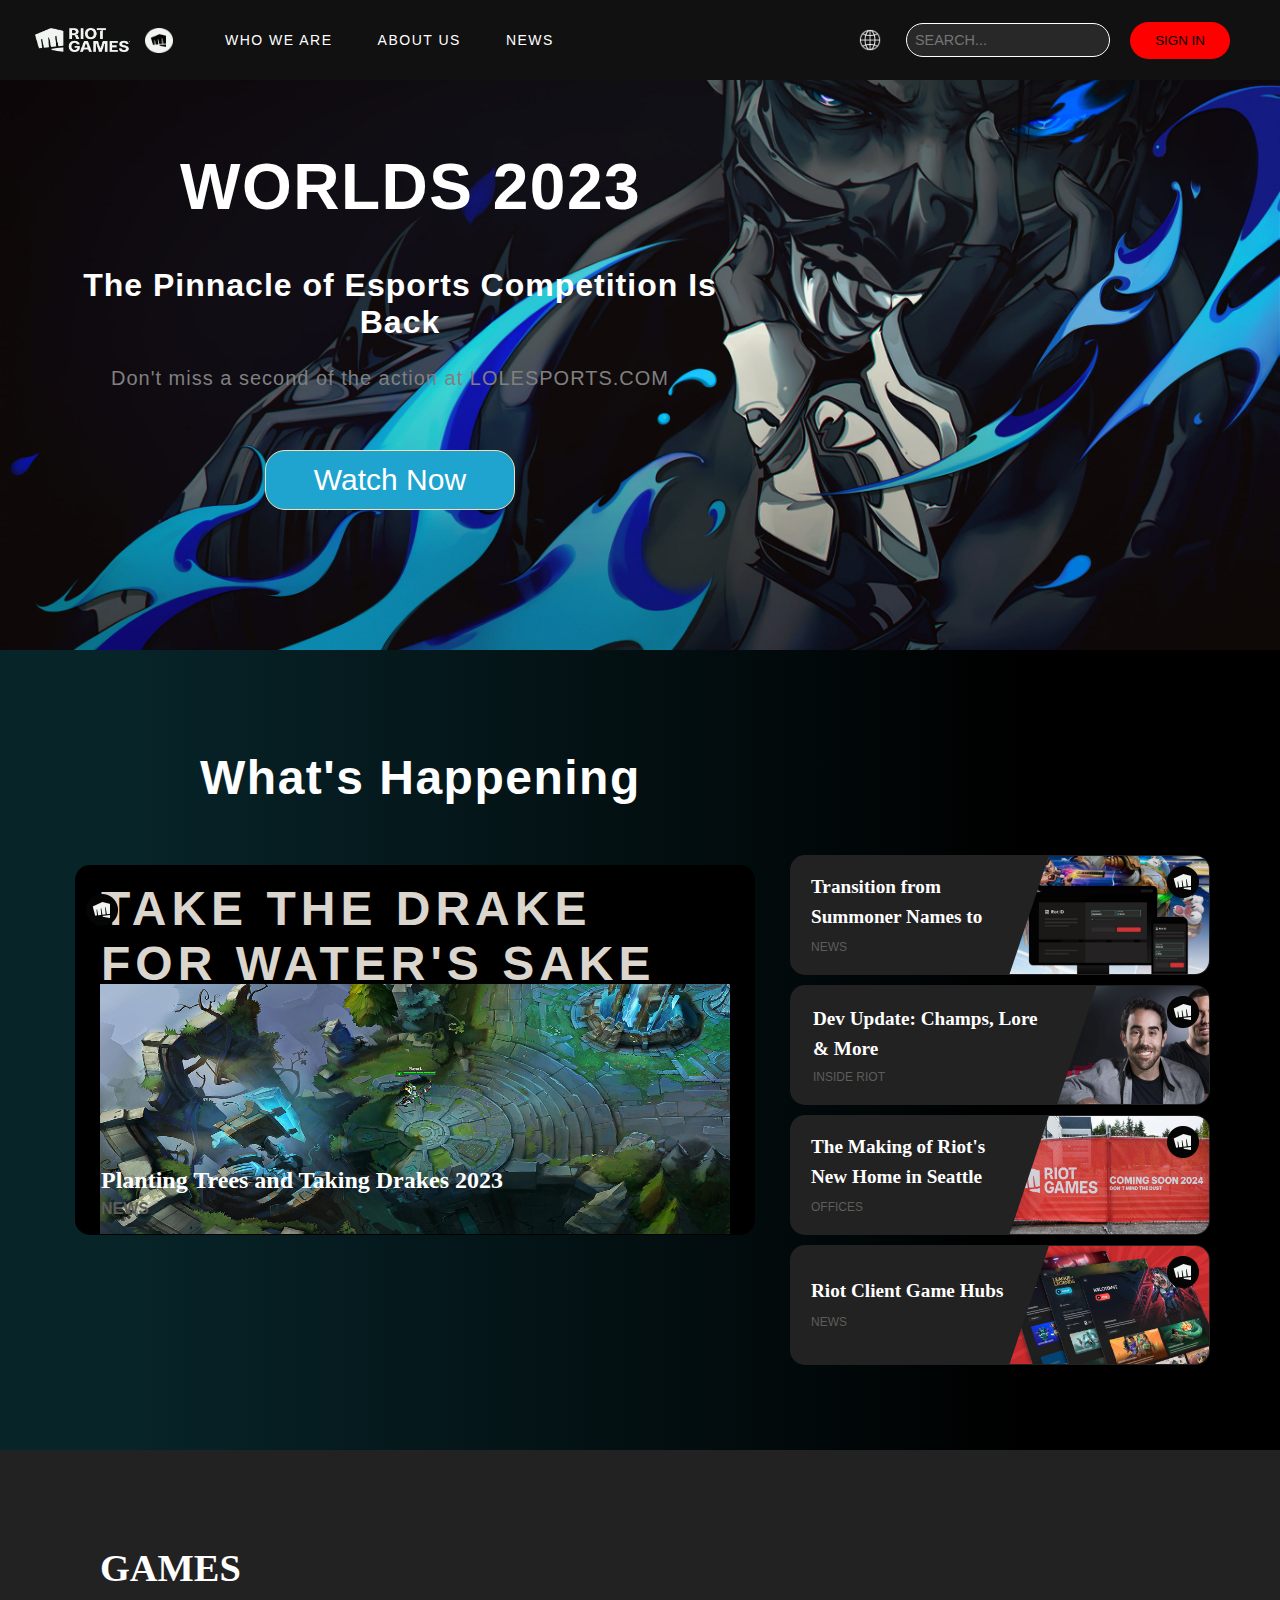
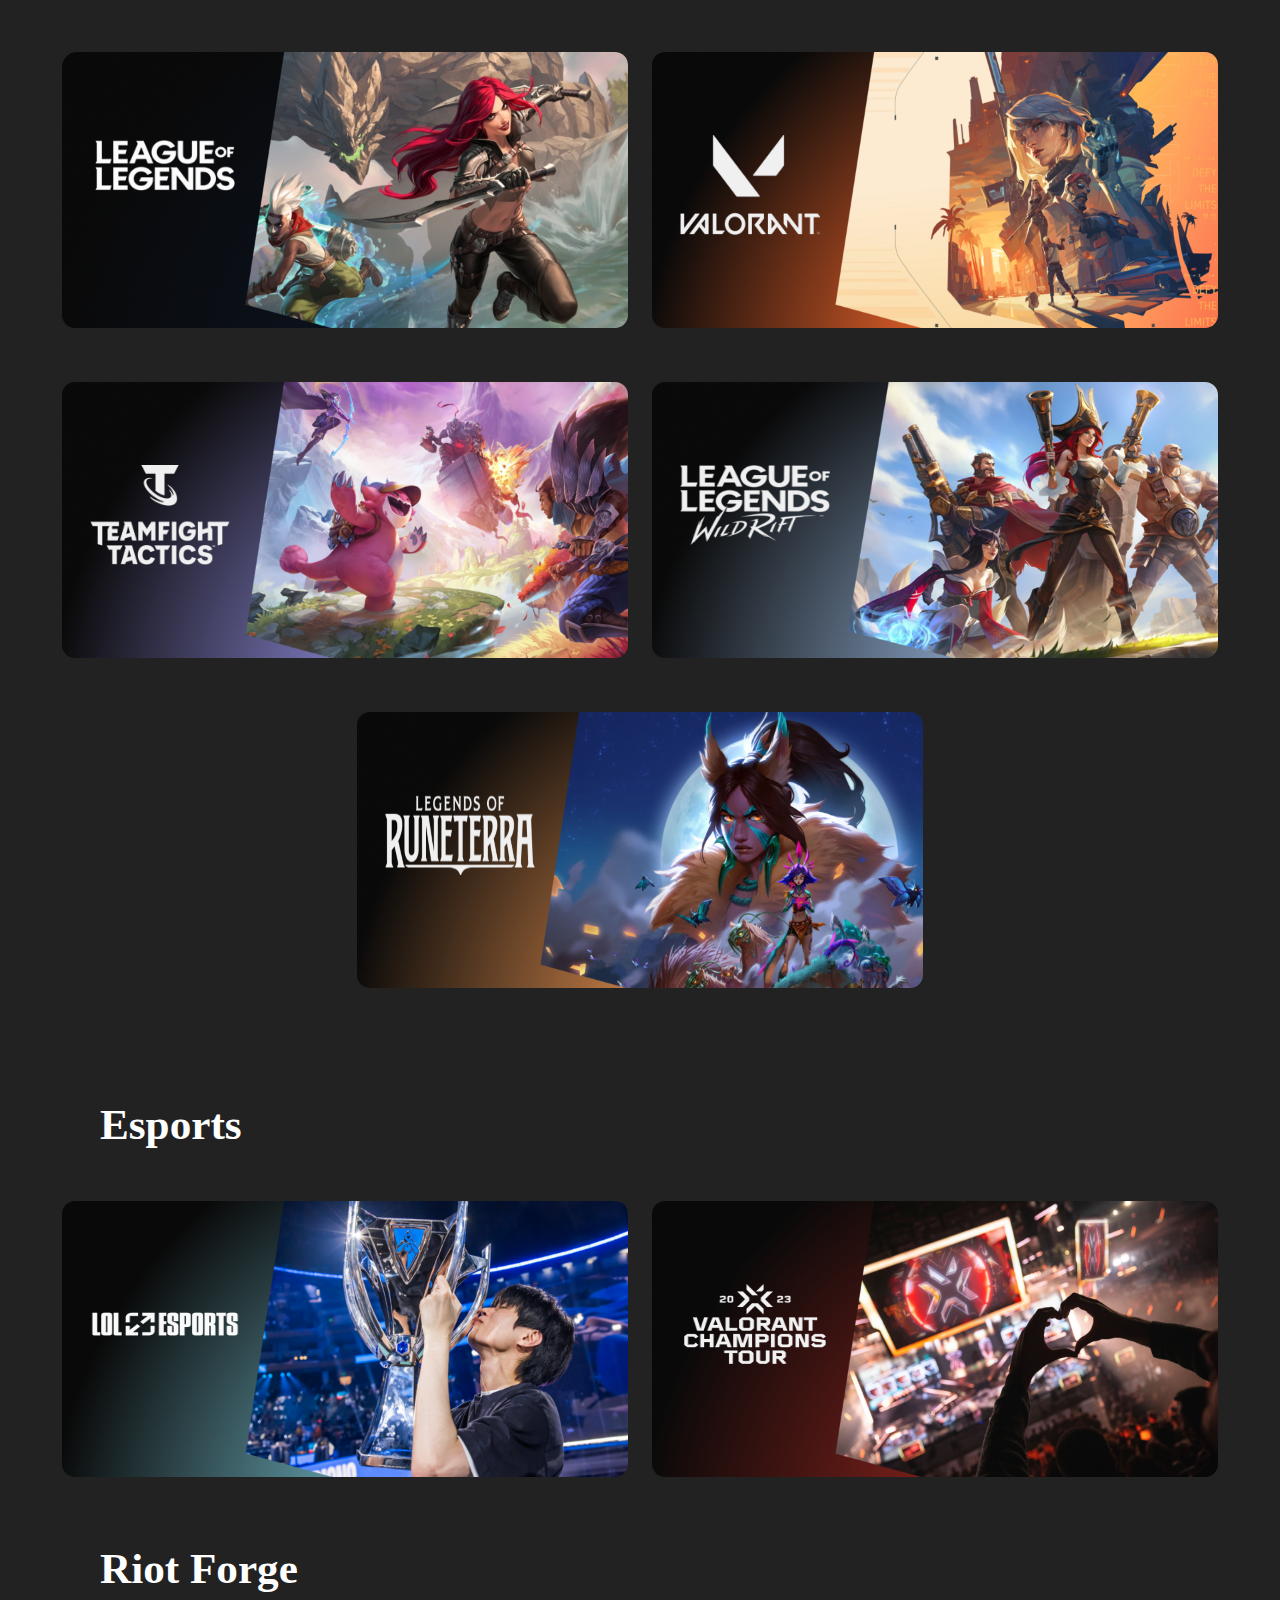
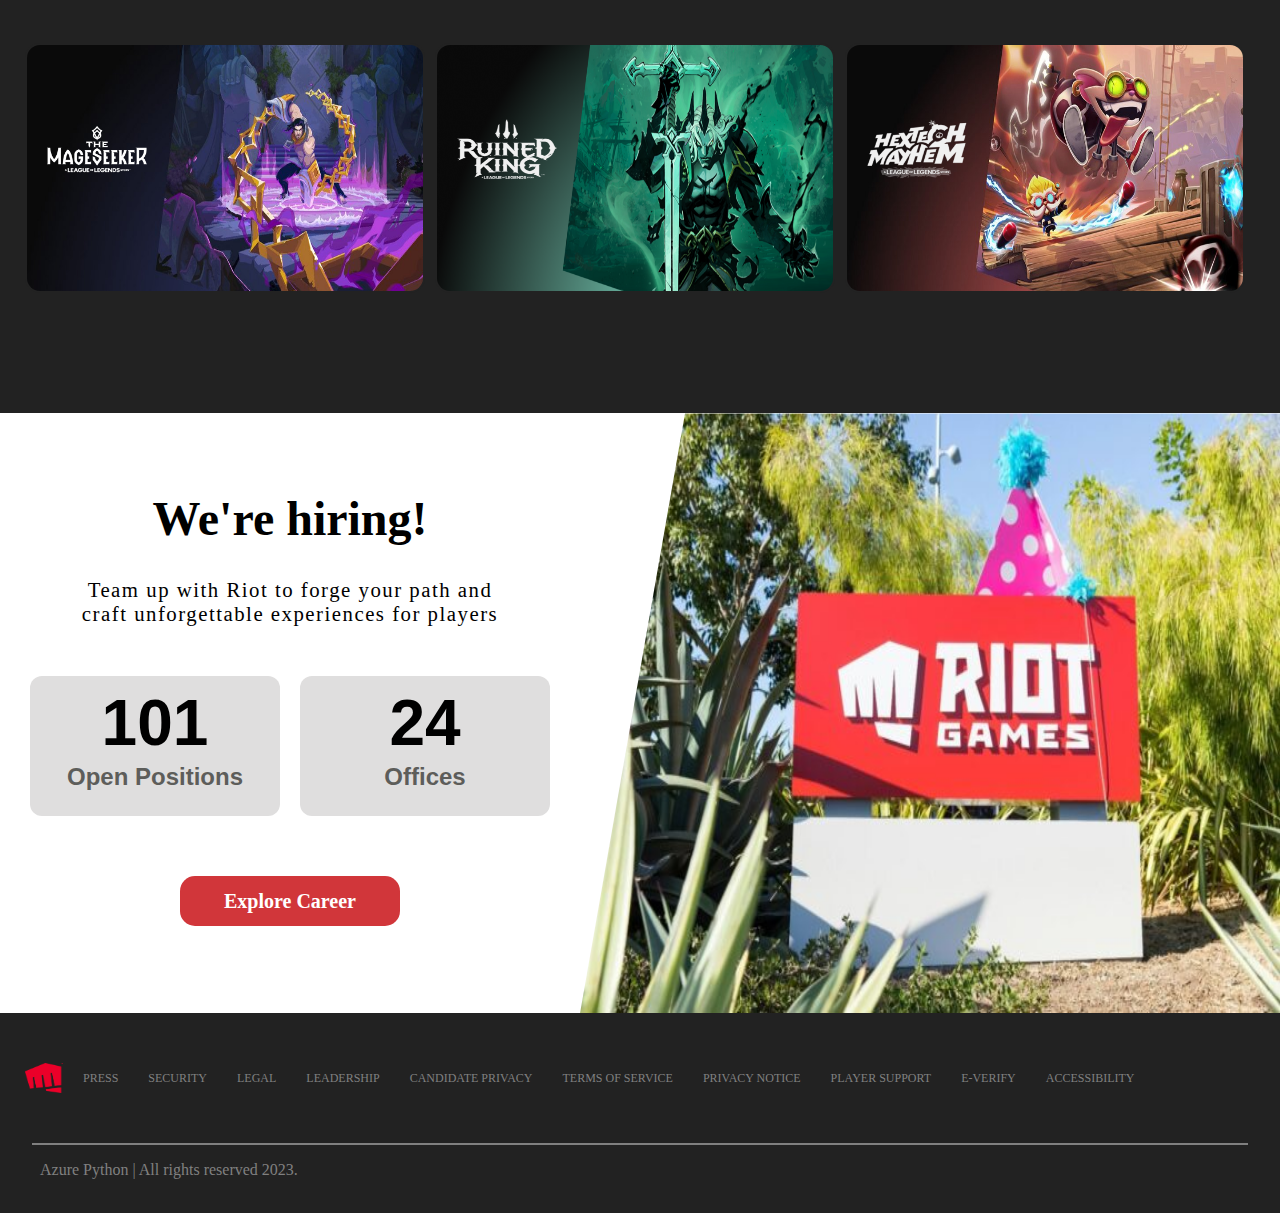
<file: Landing Page/Landing.html>
<!DOCTYPE html>
<html lang="en">
<head>
    <meta charset="UTF-8">
    <meta name="viewport" content="width=device-width, initial-scale=1.0">
    <link rel="stylesheet" href="Landing_style.css"/>
    <title>Riot Games</title>
</head>
<body>
    <div class="nav_container">
        <div class="riot_logo">
            <img id="img_riotLogo" src="white_logo.png" alt="Riot Logo">
        </div>
        <div class="fistLogo_container">
            <div class="riot_secondlogo">
                <img id="img_secondLogo" src="second_logo.png" alt="Fist Logo">
            </div>
        </div>
        <div class="Info_container">
            <div class="info_list">
                <ul id="InfoList">
                    <li>WHO WE ARE</li>
                    <li>ABOUT US</li>
                    <li>NEWS</li>
                </ul>
            </div>
        </div>
        <div class="upper-right_nav">
            <div class="worldLogo_container">
                <img id="world_logo" src="world.png" alt="World">
            </div>
            <div class="search_container">
                <input class="search_box" type="text" placeholder="SEARCH...">
            </div>
            <div class="signIn_container">
                <button id="signIn_button">SIGN IN</button>
            </div>
        </div>
    </div>
    <div class="hero_background">
        <div class="world_text">
            <h1>WORLDS 2023</h1>
        </div>
        <div class="h2_text">
            <h2>The Pinnacle of Esports Competition Is <span class="subtext">Back</span></h2>
        </div>
        <div class="text3">
            <p class="p1">Don't miss a second of the action at LOLESPORTS.COM</p>
        </div>
        <div class="watchNow_container">
            <button id="WatchNow_button">Watch Now</button>
        </div>
    </div>
    <div class="news_container">
        <div class="newsHeadline_container">
            <h2 class="news_text">What's Happening</h2>
        </div>
        <div class="newsbox_container">
            <div class="whats_happening">
                <div class="news_today">
                    <h1 class="news_title"><b>TAKE THE DRAKE <span class="title_split">FOR WATER'S SAKE</span></b></h1>
                    <img class="map_img" src="map.jpg" alt="Map">
                    <h2 class="news_info">Planting Trees and Taking Drakes 2023</h2>
                    <h3 class="watermark">NEWS</h3>
                    <img class="logo_1" src="third_logo.png" alt="Logo">
                </div>
            </div>
            <div class="other_news">
                <div class="news1">
                    <h2 class="news1_title">Transition from Summoner Names to Riot IDs</h2>
                    <p class="news1_mark">NEWS</p>
                    <img class="img_changeID" src="change_id.jpg" alt="Changing ID">
                    <img class="logo_2" src="third_logo.png" alt="Logo">
                </div>
                <div class="news2">
                    <h2 class="news2_title">Dev Update: Champs, Lore & More</h2>
                    <p class="news2_mark">INSIDE RIOT</p>
                    <img class="img_riotExec" src="riot_exec.jpg" alt="Riot Executives">
                    <img class="logo_3" src="third_logo.png" alt="Logo">
                </div>
                <div class="news3">
                    <h2 class="news3_title">The Making of Riot's New Home in Seattle</h2>
                    <p class="news3_mark">OFFICES</p>
                    <img class="img_riotSeattle" src="riot_seattle.png" alt="Riot in Seattle">
                    <img class="logo_4" src="third_logo.png" alt="Logo">
                </div>
                <div class="news4">
                    <h2 class="news4_title">Riot Client Game Hubs</h2>
                    <p class="news4_mark">NEWS</p>
                    <img class="img_riotgamehub" src="riot_gameHub.png" alt="Riot Game Hubs">
                    <img class="logo_5" src="third_logo.png" alt="Logo">
                </div>
            </div>
        </div>
    </div>
    <div class="games_container">
        <div class="games_title">
            <h1 class="games_text">GAMES</h1>
        </div>
        <div class="gameOption_container">
            <div class="game1">
                <img class="img_lolbg" src="lol_bg.png" alt="League of Legends Background"/>
                <img class="img_lol" src="lol_logo.png" alt="League of Legends Title"/>
            </div>
            <div class="game2">
                <img class="img_valobg" src="valo_bg.png" alt="Valorant Background"/>
                <img class="img_valoLogo" src="valo_logo.png" alt="Valorant Title"/>
            </div>
        </div>
        <div class="gameOption_container">
            <div class="game3">
                <img class="img_tacticsbg" src="tactics_bg.png" alt="Teamfight Tactics Background"/>
                <img class="img_tacticsLogo" src="tactics_logo.png" alt="Teamfight Tactics Title"/>
            </div>
            <div class="game4">
                <img class="img_wildriftbg" src="wildrift_bg.png" alt="LOL Wildrift Background"/>
                <img class="img_wildriftLogo" src="wildrift_logo.png" alt="LOL Wildrift Title"/>
            </div>
        </div>
        <div class="gameOption_container">
            <div class="game5">
                <img class="img_runeterrabg" src="runeterra_bg.png" alt="Legend of Runeterra Background"/>
                <img class="img_runeterraLogo" src="runeterra_logo.png" alt="Legend of Runeterra Title"/>
            </div>
        </div>
    </div>
    <div class="esports_mainContainer">
        <div class="esports_container">
            <h1 id="esports_text">Esports</h1>
        </div>
        <div class="esportsOption_container">
            <div class="esport1">
                <img class="img_esport1bg" src="esport1.png" alt="LOL Esport Background"/>
                <img class="img_lolLogo" src="lol_esport.png" alt="LOL Esport Title"/>
            </div>
            <div class="esport2">
                <img class="img_esport2bg" src="valo_esport.png" alt="Valorant Esport Background"/>
                <img class="img_valoEsportLogo" src="valo_esport_logo.png" alt="Valorant Esport Title"/>
            </div>
        </div>
        </div>
    </div>
    <div class="RiotForge_mainContainer">
        <div class="RiotForge_container">
            <h1 id="RiotForge">Riot Forge</h1>
        </div>
        <div class="RiotForgeOption_container">
            <div class="RiotForge1">
                <img class="img_RiotForge1bg" src="mage_bg.jpg" alt="Mage Seeker Background"/>
                <img class="img_RiotForge1Logo" src="mage_logo.png" alt="Mage Seeker Title"/>
            </div>
            <div class="RiotForge2">
                <img class="img_RiotForge2bg" src="ruined_bg.png" alt="ruined King Background"/>
                <img class="img_RiotForge2Logo" src="ruined_logo.png" alt="Ruined King Title"/>
            </div>
            <div class="RiotForge3">
                <img class="img_RiotForge3bg" src="hextech_bg.jpg" alt="Hextech Mayhem Background"/>
                <img class="img_RiotForge3Logo" src="hextech_logo.png" alt="Hextech Mayhem Title"/>
            </div>
        </div>
    </div>
    <div class="career_container">
        <div class="hiring_info">
            <h1 id="hiring_text">We're hiring!</h1>
            <p>Team up with Riot to forge your path and craft <span>unforgettable experiences for players</span></p>
            <div class="availability_container">
                <div class="open_positions">
                    <h1>101</h1>
                    <h2>Open Positions</h2>
                </div>
                <div class="offices">
                    <h1>24</h1>
                    <h2>Offices</h2>
                </div>
            </div>
            <button class="career_explore">
                Explore Career
            </button>
        </div>
        <div class="hiringImg_container">
            <div class="img_hiring">
                <img class="hiring_place" src="riot_hiring.jpeg" alt="Riot"/>
            </div>
        </div>
    </div>
    <footer class="footer_container">
        <div class="footer_upper">
            <img class="nocircle_fist" src="fist_nocircle.png" alt="Riot Logo"/>
            <ul class="nav_down">
                <li>PRESS</li>
                <li>SECURITY</li>
                <li>LEGAL</li>
                <li>LEADERSHIP</li>
                <li>CANDIDATE PRIVACY</li>
                <li>TERMS OF SERVICE</li>
                <li>PRIVACY NOTICE</li>
                <li>PLAYER SUPPORT</li>
                <li>E-VERIFY</li>
                <li>ACCESSIBILITY</li>
            </ul>
        </div>
        <div class="separator"></div>
        <div class="footer_lower">
            <p>Azure Python | All rights reserved 2023.</p>
        </div>
    </footer>
</body>
</html>
</file>
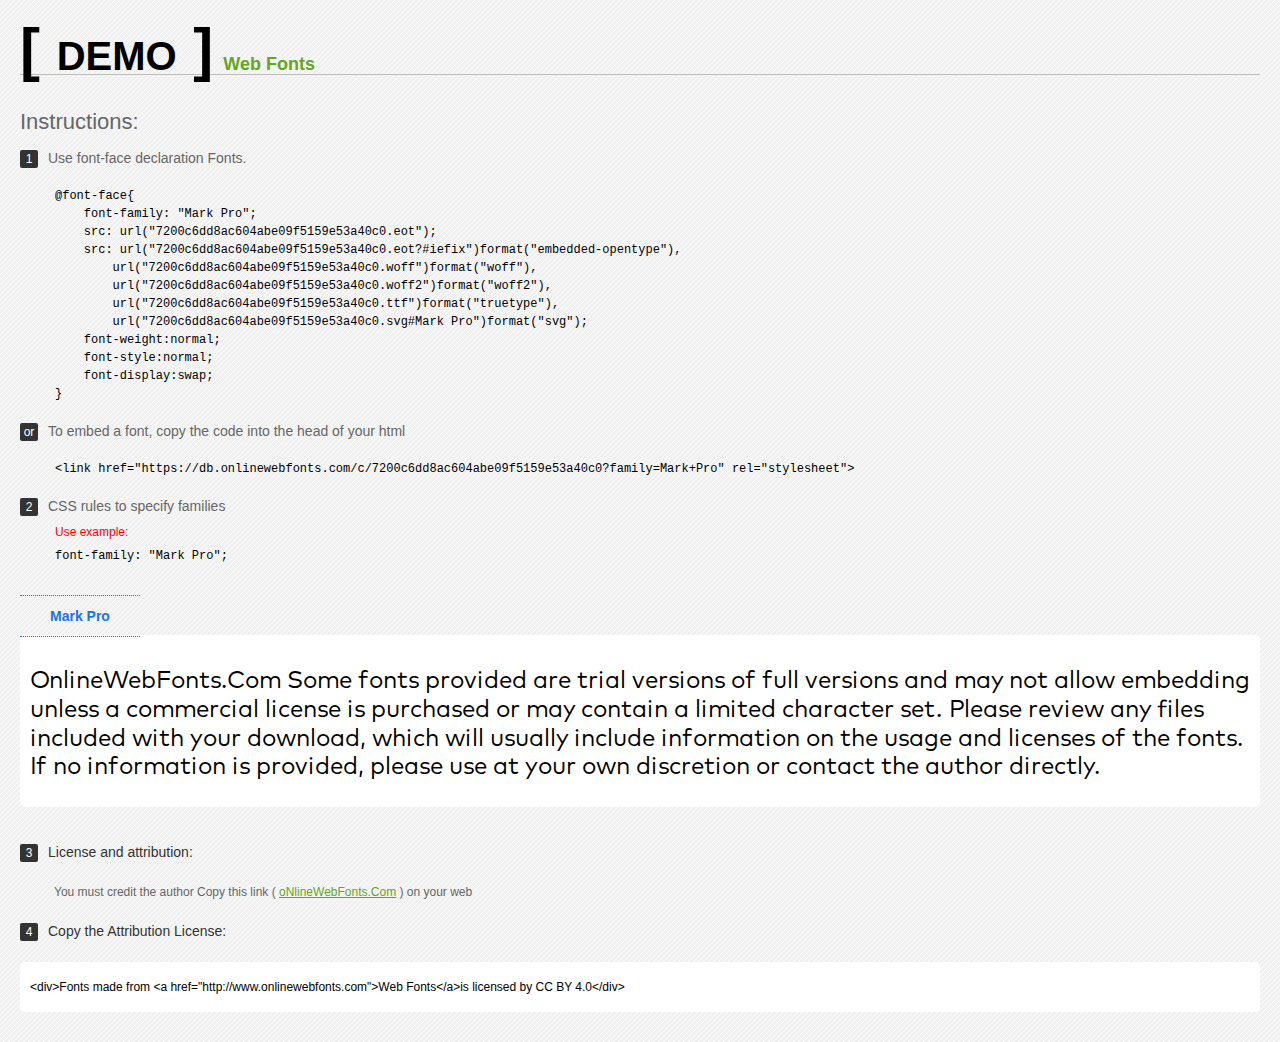
<file: fonts/Mark Pro/Web Fonts/Web Fonts Demo.html>
<!doctype html>
<html>
<head>
<meta charset="utf-8">
<title>Mark Pro Fonts Demo</title>
<style type="text/css">
*{margin:0;padding:0;list-style-type:none;}body{font-family:Arial,Helvetica,sans-serif;line-height:1.5;font-size:16px;padding:20px;color:#333;background-image:url([data-uri]);}a{color:#66A523;}a:hover,.g:hover{opacity:0.7;}h1{font-size:60px;border-bottom:1px solid #bbb;line-height:20px;color:#000;text-transform:uppercase;margin-top:20px;}h1 a{font-size:18px;color:#66A523;text-decoration:none;text-transform:capitalize;margin-left:10px;}h1 font{font-size:40px;}.info{float:left;font-size:14px;margin-top:30px;color:#666;}.info .inst{font-size:22px;margin-bottom:10px;}.info span,.by span{color:#fff;border-radius:2px;display:inline-block;width:18px;height:18px;text-align:center;margin-right:10px;background-color:#333333;font-size:12px;line-height:18px;}.info .exs{font-size:12px;color:#666;margin-left:35px;display:block;}.info .exs font{color:#f00;line-height:30px;}.demo{float:left;width:100%;height:auto;padding-bottom:10px;margin-top:70px;background-color:#FFF;border-radius:5px;}.demo a{color:#1a73e8;float:left;font-weight:bold;font-size:14px;padding-right:30px;padding-left:30px;position:relative;border-top-width:1px;border-top-style:dotted;border-top-color:#1A73E8;text-decoration:none;border-bottom-width:1px;border-bottom-style:dotted;border-bottom-color:#1A73E8;line-height:40px;margin-top:-40px;}.demo .t{font-size:24px;float:left;width:calc(100% - 20px);color:#000;height:120px;margin-top:20px;line-height:1.2em;overflow-x:hidden;padding:10px;}.by{padding-top:15px;float:left;width:100%;margin-top:10px;margin-right:0;margin-bottom:10px;margin-left:0;font-size:14px;color:#666;}.by .b{padding-top:10px;padding-bottom:10px;color:#333;}.by .a{padding-top:10px;padding-bottom:10px;margin-left:34px;font-size:12px;}.te{width:100%;height:auto;border:0px solid #CCC;resize:none;float:left;margin-top:10px;line-height:16px;overflow:hidden;border-radius:5px;color:#000000;background-color:#FFF;font-size:12px;margin-bottom:20px;text-indent:10px;padding-top:17px;padding-bottom:17px;}pre{color:#000;}
</style>
<style type="text/css">

@font-face{
    font-family: "Mark Pro";
    src: url("7200c6dd8ac604abe09f5159e53a40c0.eot");
    src: url("7200c6dd8ac604abe09f5159e53a40c0.eot?#iefix")format("embedded-opentype"),
        url("7200c6dd8ac604abe09f5159e53a40c0.woff")format("woff"),
        url("7200c6dd8ac604abe09f5159e53a40c0.woff2")format("woff2"),
        url("7200c6dd8ac604abe09f5159e53a40c0.ttf")format("truetype"),
        url("7200c6dd8ac604abe09f5159e53a40c0.svg#Mark Pro")format("svg");
    font-weight:normal;
    font-style:normal;
    font-display:swap;
}

</style>
</head>
<body>
<h1> <span>[ <font>Demo</font> ]</span><a href="http://www.onlinewebfonts.com" target="_blank">Web Fonts</a></h1>
<div class="info">
  <div class="inst">Instructions:</div>
  <span>1</span>Use font-face declaration Fonts.
  <div class="exs">
    <pre>

@font-face{
    font-family: "Mark Pro";
    src: url("7200c6dd8ac604abe09f5159e53a40c0.eot");
    src: url("7200c6dd8ac604abe09f5159e53a40c0.eot?#iefix")format("embedded-opentype"),
        url("7200c6dd8ac604abe09f5159e53a40c0.woff")format("woff"),
        url("7200c6dd8ac604abe09f5159e53a40c0.woff2")format("woff2"),
        url("7200c6dd8ac604abe09f5159e53a40c0.ttf")format("truetype"),
        url("7200c6dd8ac604abe09f5159e53a40c0.svg#Mark Pro")format("svg");
    font-weight:normal;
    font-style:normal;
    font-display:swap;
}

</pre>
  </div>
  <span>or</span>To embed a font, copy the code into the head of your html
  <div class="exs">
<br/><pre>&lt;link href=&quot;https://db.onlinewebfonts.com/c/7200c6dd8ac604abe09f5159e53a40c0?family=Mark+Pro&quot; rel=&quot;stylesheet&quot;&gt;</pre><br/>
  </div>
  <span>2</span>CSS rules to specify families
  <div class="exs"><font>Use example:</font> <br/>
    <pre>
font-family: &quot;Mark Pro&quot;;
</pre>
  </div>
</div>
<!--demo-->
<div class="demo"><a href="https://www.onlinewebfonts.com/download/7200c6dd8ac604abe09f5159e53a40c0" target="_blank">Mark Pro</a>
  <div class="t" style='font-family:"Mark Pro"'>
  OnlineWebFonts.Com Some fonts provided are trial versions of full versions and may not allow embedding 
unless a commercial license is purchased or may contain a limited character set. 
Please review any files included with your download, 
which will usually include information on the usage and licenses of the fonts. 
If no information is provided, 
please use at your own discretion or contact the author directly.</div>
</div>
<!--demo-->
<div class="by">
  <div class="b"><span>3</span>License and attribution:</div>
  <div class="a">You must credit the author Copy this link ( <a href="http://www.onlinewebfonts.com" target="_blank">oNlineWebFonts.Com</a> ) on your web</div>
  <div class="b"><span>4</span>Copy the Attribution License:</div>
  <div class="te">&lt;div&gt;Fonts made from &lt;a href="http://www.onlinewebfonts.com"&gt;Web Fonts&lt;/a&gt;is licensed by CC BY 4.0&lt;/div&gt;</div>
</div>
</body>
</html>
</file>
<file: index.css>
* {
  box-sizing: border-box;
}
@font-face {
  font-family: "Mark Pro";
  src: url("fonts/Mark Pro.woff2") format("woff2"),
    url("fonts/Mark Pro.woff") format("woff");
  font-weight: normal;
  font-style: normal;
}
html {
  font-size: 16px;
  margin: 0;
  padding: 0;
}
div {
  display: block;
}
body {
  box-sizing: border-box;
  background-color: #222222;
  margin: auto;
  padding: 0;
  height: auto;
  overflow: auto;
  font-family: "Mark Pro", Arial, sans-serif;
}
.nav_container div {
  box-sizing: border-box;
  height: 80px;
  width: auto;
}
.nav_container {
  position: fixed;
  top: 0;
  left: 0;
  right: 0;
  margin: 0;
  border: 0;
  padding: 0;
  display: flex;
  background-color: transparent;
  transition: 0.1s;
  z-index: 100;
}
.nav_scrolled {
  background-color: #111111;
  transition: 0.1s;
}
.riot_logo {
  display: inline-flex;
  align-items: center;
  padding: 0 0 0 35px;
  border: 0;
  margin: 0;
}
.riot_logo > #img_riotLogo {
  height: 24px;
  width: 95px;
  cursor: pointer;
  margin-bottom: 5px;
}
.riot_logo > #img_riotLogo:hover {
  content: url("images/logo_red.png");
}
.fistLogo_container div {
  padding: 0 0 0 15px;
  width: 50px;
  height: 80px;
}
.riot_secondlogo {
  display: flex;
  align-items: center;
  padding: 0;
  margin: 0;
}
.riot_secondlogo > #img_secondLogo {
  height: 25px;
  width: 28px;
}
.Info_container div {
  display: flex;
  justify-content: flex-start;
  width: 700px;
}
.info_list {
  display: flex;
  justify-content: flex-start;
  align-items: center;
  padding: 0 0 0 40px;
}
#InfoList {
  list-style: none;
  padding: 0;
  margin: 0;
  display: flex;
}
#InfoList li {
  display: inline-block;
  margin-right: 35px;
  color: white;
  font-size: 14px;
  letter-spacing: 1.5px;
  background-color: transparent;
  font-family: Verdana, Geneva, Tahoma, sans-serif;
  font-weight: 700;
  border-radius: 5px;
  padding: 5px;
  cursor: pointer;
}
#InfoList li:hover {
  background-color: rgb(255, 255, 255, 0.2);
  color: white;
  padding: 5px;
  border-radius: 5px;
}
#InfoList li > .dropdownAboutUs,
#InfoList li > .dropdownNewsUs {
  height: 10px;
  width: 10px;
  margin-left: 5px;
}
#InfoList li > .dropdown_content {
  display: none;
  width: 150px;
  height: 120px;
  position: absolute;
  background-color: #292929;
  padding: 10px 5px 5px 5px;
  color: white;
  z-index: 1;
  font-size: 0.9rem;
  margin-left: -5px;
  margin-top: 15px;
  border-top: 2px solid red;
}
#InfoList li > .dropdown_content li {
  width: 140px;
  margin-top: 5px;
}
.worldLogo_container > .language_option {
  display: none;
  list-style: none;
  width: 193px;
  height: 250px;
  position: absolute;
  background-color: whitesmoke;
  color: #abb0b8;
  z-index: 1;
  margin-top: 320px;
  margin-left: -80px;
  padding-left: 40px;
  overflow-y: auto;
  overflow-x: hidden;
}
.worldLogo_container > .language_option li {
  width: 143px;
  font-size: 0.9rem;
  font-weight: 600;
  margin-top: 15px;
  padding: 0;
  cursor: pointer;
}
.worldLogo_container > .language_option li:hover {
  color: black;
}
.upper-right_nav {
  position: absolute;
  top: 0;
  right: 0;
  display: flex;
  margin-right: 50px;
}
.upper-right_nav > .worldLogo_container {
  display: flex;
  align-items: center;
  padding: 0;
  margin-right: 20px;
}
.upper-right_nav > .worldLogo_container > #world_logo {
  height: 37px;
  width: 37px;
  padding: 5px;
  background-color: transparent;
  border-radius: 5px;
  cursor: pointer;
}
.upper-right_nav > .worldLogo_container > #world_logo:hover {
  background-color: rgb(255, 255, 255, 0.2);
}
.upper-right_nav > .search_container {
  display: flex;
  align-items: center;
  padding: 0;
  justify-content: flex-end;
  margin-right: 20px;
}
.upper-right_nav > .search_container > .search_box {
  border: 1px solid white;
  background-color: #282828;
  padding-top: 6px;
  padding-bottom: 6px;
  padding-left: 8px;
  padding-right: 30px;
  border-radius: 15px;
  font-size: 0.9rem;
  color: white;
  width: 200px;
}
.search_box::placeholder {
  font-size: 12px;
}
.upper-right_nav > .search_container > .search_icon {
  height: 22px;
  width: 22px;
  margin-left: -30px;
  cursor: pointer;
}
.upper-right_nav > .signIn_container {
  padding: 0;
  display: flex;
  align-items: center;
  justify-content: flex-end;
}
.upper-right_nav > .signIn_container > #signIn_button {
  border: 0;
  background-color: red;
  padding: 7px;
  border-radius: 20px;
  width: 100px;
  border: 1px solid transparent;
  cursor: pointer;
}
.upper-right_nav > .signIn_container > #signIn_button:hover {
  border: 1px solid white;
  color: white;
}
.hero_background {
  background-image: url("images/yoru_bg.jpg");
  background-size: cover;
  background-position: center;
  height: 650px;
  width: 100%;
  z-index: -1;
  position: absolute;
  top: 0;
}
.world_text {
  position: absolute;
  left: 0;
  top: 0;
  margin-top: 150px;
  margin-left: 180px;
}
.world_text h1 {
  color: white;
  font-size: 4rem;
  font-family: "Mark Pro", Arial, sans-serif;
  letter-spacing: 1.5px;
}
.h2_text {
  position: absolute;
  left: 0;
  margin-left: 50px;
  width: 700px;
}
.h2_text h2 {
  color: white;
  font-size: 2rem;
  font-family: "Segoe UI", Tahoma, Geneva, Verdana, sans-serif;
  letter-spacing: 1px;
  text-align: center;
}
.h2_text > h2 > .subtext {
  display: block;
}
.text3 {
  position: absolute;
  left: 0;
  margin-top: 10px;
  margin-left: 40px;
  width: 700px;
}
.text3 > .p1 {
  color: gray;
  font-size: 20px;
  font-family: "Segoe UI", Tahoma, Geneva, Verdana, sans-serif;
  letter-spacing: 1px;
  text-align: center;
}
.watchNow_container {
  position: absolute;
  left: 0;
  width: 500px;
  height: 80px;
  margin-top: 50px;
  margin-left: 140px;
  display: flex;
  align-items: center;
  justify-content: center;
  font-size: 2rem;
}
.watchNow_container > a {
  text-decoration: none;
}
.watchNow_container > a #WatchNow_button {
  background-color: #1fa4d0;
  padding: 10px;
  border: 1px solid wheat;
  border-radius: 20px;
  width: 250px;
  height: 60px;
  font-size: 30px;
  color: white;
  display: flex;
  align-items: center;
  justify-content: center;
  cursor: pointer;
}
.watchNow_container > a #WatchNow_button:hover {
  border: 1px solid black;
  color: black;
}
.world_text,
.h2_text,
.text3,
.watchNow_container {
  background-color: transparent;
  position: relative;
  z-index: 1;
}
.news_container {
  display: flex;
  flex-direction: column;
  height: 800px;
  width: 100%;
  padding: 0;
  margin-top: 650px;
  justify-content: flex-start;
  background: linear-gradient(to right, #072429 10%, black 80%);
}
.news_container > .newsHeadline_container {
  color: white;
  font-family: "Mark Pro", Arial, sans-serif;
  font-size: 2rem;
  letter-spacing: 1.5px;
  margin-left: 200px;
  margin-top: 60px;
}
.news_container > .seeMore {
  height: 50px;
  width: 100%;
  margin-top: -50px;
  margin-left: -20px;
  display: flex;
  justify-content: end;
}
.news_container > .seeMore button {
  background-color: #222222;
  padding: 10px;
  border: 1px solid #222222;
  border-radius: 8px;
  width: 90px;
  height: 30px;
  font-size: 0.9rem;
  font-weight: 700;
  color: white;
  display: flex;
  align-items: center;
  justify-content: center;
  cursor: pointer;
  margin-right: 110px;
}
.news_container > .seeMore button:hover {
  border: 1px solid white;
}
.news_container > .newsbox_container {
  height: auto;
  width: auto;
  display: flex;
  background-color: transparent;
  flex-direction: row;
  border-radius: 15px;
  justify-content: center;
}
.whats_happening {
  background-color: black;
  height: 370px;
  width: 680px;
  margin: 20px 20px;
  position: relative;
  display: flex;
  border: 1px solid transparent;
  border-radius: 15px;
  cursor: pointer;
  z-index: 1;
}
.whats_happening:hover {
  border: 1px solid white;
}
.whats_happening > .news_today > .news_title {
  position: relative;
  padding: 0;
  margin-top: 15px;
  margin-bottom: 0;
  margin-left: 25px;
  width: 600px;
  color: rgb(218, 213, 205);
  font-size: 3rem;
  font-weight: bolder;
  font-family: "Mark Pro", Arial, sans-serif;
  letter-spacing: 5px;
}
.whats_happening > .news_today > .logo_1 {
  position: absolute;
  width: 32px;
  height: 32px;
  top: 0;
  margin-top: 28px;
  margin-left: 10px;
}
.whats_happening > .news_today > .map_img {
  width: 630px;
  height: 250px;
  margin-top: 50px;
  display: flex;
  position: absolute;
  bottom: 0;
  left: 50%;
  transform: translateX(-50%);
}
.whats_happening > .news_today > .news_info {
  color: white;
  position: absolute;
  left: 25px;
  bottom: 0;
  margin-bottom: 40px;
  font-family: Cambria, Cochin, Georgia, Times, "Times New Roman", serif;
}
.whats_happening > .news_today > .watermark {
  color: #5d5d5a;
  position: absolute;
  left: 25px;
  bottom: 0;
  font-family: "Segoe UI", Tahoma, Geneva, Verdana, sans-serif;
  font-size: 1rem;
}
.other_news {
  width: 450px;
  height: auto;
  background-color: transparent;
}
.other_news > .news1 {
  width: 420px;
  height: 120px;
  background-color: #222222;
  padding: 0;
  margin: 10px auto;
  border-radius: 15px;
  display: flex;
  flex-direction: row;
  position: relative;
  border: 1px solid transparent;
  overflow: hidden;
  cursor: pointer;
}
.other_news > .news1:hover {
  border: 1px solid white;
  background-color: #36454f;
}
.other_news > .news1 > .news1_title {
  color: white;
  font-family: Cambria, Cochin, Georgia, Times, "Times New Roman", serif;
  font-size: 1.2rem;
  line-height: 1.6;
  max-height: 3.4rem;
  width: 400px;
  padding: 0;
  display: block;
  margin-left: 20px;
  overflow: hidden;
}
.other_news > .news1 > .news1_mark {
  color: #5d5d5a;
  font-family: sans-serif;
  font-size: 0.75rem;
  position: absolute;
  bottom: 0;
  margin-left: 20px;
  margin-bottom: 20px;
}
.other_news > .news1 > .img_changeID {
  width: 200px;
  height: 120px;
  padding: 0;
  margin: 0;
  clip-path: polygon(20% 0, 100% 0, 100% 100%, 0 100%);
  border-radius: 0 8px 8px 0;
}
.other_news > .news1 > .logo_2 {
  position: absolute;
  width: 32px;
  height: 32px;
  right: 0;
  top: 0;
  margin-top: 10px;
  margin-right: 10px;
}
.other_news > .news2 {
  width: 420px;
  height: 120px;
  background-color: #222222;
  padding: 2px;
  margin: 10px auto;
  border-radius: 15px;
  display: flex;
  flex-direction: row;
  position: relative;
  border: 1px solid transparent;
  overflow: hidden;
  cursor: pointer;
}
.other_news > .news2:hover {
  border: 1px solid white;
  background-color: #36454f;
}
.other_news > .news2 > .news2_title {
  color: white;
  font-family: Cambria, Cochin, Georgia, Times, "Times New Roman", serif;
  font-size: 1.2rem;
  line-height: 1.6;
  max-height: 3.4rem;
  width: 200px;
  padding: 0;
  display: block;
  margin-left: 20px;
  overflow: hidden;
}
.other_news > .news2 > .news2_mark {
  color: #5d5d5a;
  font-family: sans-serif;
  font-size: 0.75rem;
  position: absolute;
  bottom: 0;
  margin-left: 20px;
  margin-bottom: 20px;
}
.other_news > .news2 > .img_riotExec {
  width: 200px;
  height: 120px;
  padding: 0;
  margin-right: -50px;
  margin-top: -3px;
  clip-path: polygon(20% 0, 100% 0, 100% 100%, 0 100%);
  border-radius: 0 8px 8px 0;
}
.other_news > .news2 > .logo_3 {
  position: absolute;
  width: 32px;
  height: 32px;
  right: 0;
  top: 0;
  margin-top: 10px;
  margin-right: 10px;
}
.other_news > .news3 {
  width: 420px;
  height: 120px;
  background-color: #222222;
  padding: 0;
  margin: 10px auto;
  border-radius: 15px;
  display: flex;
  flex-direction: row;
  position: relative;
  border: 1px solid transparent;
  overflow: hidden;
  cursor: pointer;
}
.other_news > .news3:hover {
  border: 1px solid white;
  background-color: #36454f;
}
.other_news > .news3 > .news3_title {
  color: white;
  font-family: Cambria, Cochin, Georgia, Times, "Times New Roman", serif;
  font-size: 1.2rem;
  line-height: 1.6;
  max-height: 3.4rem;
  width: 400px;
  padding: 0;
  display: block;
  margin-left: 20px;
  overflow: hidden;
}
.other_news > .news3 > .news3_mark {
  color: #5d5d5a;
  font-family: sans-serif;
  font-size: 0.75rem;
  position: absolute;
  bottom: 0;
  margin-left: 20px;
  margin-bottom: 20px;
}
.other_news > .news3 > .img_riotSeattle {
  width: 200px;
  height: 120px;
  padding: 0;
  margin: 0;
  clip-path: polygon(20% 0, 100% 0, 100% 100%, 0 100%);
  border-radius: 0 8px 8px 0;
}
.other_news > .news3 > .logo_4 {
  position: absolute;
  width: 32px;
  height: 32px;
  right: 0;
  top: 0;
  margin-top: 10px;
  margin-right: 10px;
}
.other_news > .news4 {
  width: 420px;
  height: 120px;
  background-color: #222222;
  padding: 0;
  margin: 10px auto;
  border-radius: 15px;
  display: flex;
  flex-direction: row;
  position: relative;
  border: 1px solid transparent;
  overflow: hidden;
  cursor: pointer;
}
.other_news > .news4:hover {
  border: 1px solid white;
  background-color: #36454f;
}
.other_news > .news4 > .news4_title {
  color: white;
  font-family: Cambria, Cochin, Georgia, Times, "Times New Roman", serif;
  font-size: 1.2rem;
  line-height: 1.6;
  max-height: 3.4rem;
  width: 400px;
  padding: 0;
  display: block;
  margin-left: 20px;
  margin-top: 30px;
  overflow: hidden;
}
.other_news > .news4 > .news4_mark {
  color: #5d5d5a;
  font-family: sans-serif;
  font-size: 0.75rem;
  position: absolute;
  bottom: 0;
  margin-left: 20px;
  margin-bottom: 35px;
}
.other_news > .news4 > .img_riotgamehub {
  width: 200px;
  height: 120px;
  padding: 0;
  margin: 0;
  clip-path: polygon(20% 0, 100% 0, 100% 100%, 0 100%);
  border-radius: 0 8px 8px 0;
}
.other_news > .news4 > .logo_5 {
  position: absolute;
  width: 32px;
  height: 32px;
  right: 0;
  top: 0;
  margin-top: 10px;
  margin-right: 10px;
}
.games_container {
  width: 100%;
  height: auto;
  background-color: #222222;
  position: relative;
  margin: 0;
  padding: 0;
  display: flex;
  flex-direction: column;
}
.games_container > .games_title {
  color: white;
  margin-left: 100px;
  margin-top: 70px;
  margin-bottom: 35px;
  font-family: Georgia, "Times New Roman", Times, serif;
  font-size: 1.2rem;
}
.games_container > .gameOption_container {
  height: 450px;
  width: auto;
  display: flex;
  background-color: transparent;
  flex-direction: row;
  border-radius: 15px;
  justify-content: center;
}
.gameOption_container > .game1 {
  width: 570px;
  height: 280px;
  background-color: #222222;
  padding: 0;
  margin: 0;
  border-radius: 15px;
  display: flex;
  flex-direction: row;
  position: relative;
  border: 2.5px solid transparent;
  overflow: hidden;
  cursor: pointer;
  margin-right: 10px;
}
.gameOption_container > .game1:hover {
  border: 2.5px solid white;
}
.gameOption_container > .game1 > .img_lolbg {
  height: 280px;
  width: 570px;
  border-radius: 15px;
  padding: 0;
  margin: 0;
}
.gameOption_container > .game1 > .img_lol {
  height: 60px;
  width: 150px;
  position: absolute;
  bottom: 70%;
  top: 30%;
  left: 5%;
}
.gameOption_container > .game2 {
  width: 570px;
  height: 280px;
  background-color: #222222;
  padding: 0;
  border-radius: 15px;
  display: flex;
  flex-direction: row;
  position: relative;
  border: 2.5px solid transparent;
  overflow: hidden;
  cursor: pointer;
  margin-left: 10px;
}
.gameOption_container > .game2:hover {
  border: 2.5px solid white;
}
.gameOption_container > .game2 > .img_valobg {
  height: 280px;
  width: 570px;
  padding: 0;
  margin: 0;
}
.gameOption_container > .game2 > .img_valoLogo {
  height: 100px;
  width: 140px;
  position: absolute;
  bottom: 70%;
  top: 30%;
  left: 5%;
}
.gameOption_container > .game3 {
  width: 570px;
  height: 280px;
  background-color: #222222;
  margin-top: -120px;
  padding: 0;
  border-radius: 15px;
  display: flex;
  flex-direction: row;
  position: relative;
  border: 2.5px solid transparent;
  overflow: hidden;
  cursor: pointer;
  margin-right: 10px;
}
.gameOption_container > .game3:hover {
  border: 2.5px solid white;
}
.gameOption_container > .game3 > .img_tacticsbg {
  height: 280px;
  width: 570px;
  padding: 0;
  margin: 0;
}
.gameOption_container > .game3 > .img_tacticsLogo {
  height: 100px;
  width: 140px;
  position: absolute;
  bottom: 70%;
  top: 30%;
  left: 5%;
}
.gameOption_container > .game4 {
  width: 570px;
  height: 280px;
  background-color: #222222;
  margin-top: -120px;
  padding: 0;
  margin-left: 10px;
  border-radius: 15px;
  display: flex;
  flex-direction: row;
  position: relative;
  border: 2.5px solid transparent;
  overflow: hidden;
  cursor: pointer;
}
.gameOption_container > .game4:hover {
  border: 2.5px solid white;
}
.gameOption_container > .game4 > .img_wildrifbg {
  height: 280px;
  width: 570px;
  padding: 0;
  margin: 0;
}
.gameOption_container > .game4 > .img_wildriftLogo {
  height: 80px;
  width: 150px;
  position: absolute;
  bottom: 70%;
  top: 30%;
  left: 5%;
}
.gameOption_container > .game5 {
  width: 570px;
  height: 280px;
  background-color: #222222;
  padding: 0;
  margin: 0 auto;
  margin-top: -240px;
  margin-bottom: 0;
  border-radius: 15px;
  display: flex;
  flex-direction: row;
  position: relative;
  border: 2.5px solid transparent;
  overflow: hidden;
  cursor: pointer;
}
.gameOption_container > .game5:hover {
  border: 2.5px solid white;
}
.gameOption_container > .game5 > .img_runeterrabg {
  height: 280px;
  width: 570px;
  padding: 0;
  margin: 0;
}
.gameOption_container > .game5 > .img_runeterraLogo {
  height: 80px;
  width: 150px;
  position: absolute;
  bottom: 70%;
  top: 30%;
  left: 5%;
}
.esports_mainContainer {
  position: relative;
  margin-top: -300px;
}
.esports_mainContainer > .esports_container {
  margin-left: 100px;
  margin-top: -200px;
}
.esports_mainContainer > .esports_container > #esports_text {
  color: white;
  font-family: Georgia, "Times New Roman", Times, serif;
  font-size: 2.7rem;
  margin-top: -150px;
}
.esportsOption_container {
  height: 450px;
  width: auto;
  display: flex;
  background-color: transparent;
  flex-direction: row;
  border-radius: 15px;
  justify-content: center;
  margin-top: 170px;
}

.esportsOption_container > .esport1 {
  width: 570px;
  height: 280px;
  background-color: #222222;
  margin-top: -120px;
  padding: 0;
  border-radius: 15px;
  display: flex;
  cursor: pointer;
  flex-direction: row;
  position: relative;
  border: 2.5px solid transparent;
  overflow: hidden;
  margin-right: 10px;
}
.esportsOption_container > .esport1:hover {
  border: 2.5px solid white;
}
.esportsOption_container > .esport1 > .img_esport1bg {
  height: 280px;
  width: 570px;
  padding: 0;
  margin: 0;
}
.esportsOption_container > .esport1 > .img_lolLogo {
  height: 80px;
  width: 150px;
  position: absolute;
  bottom: 70%;
  top: 30%;
  left: 5%;
}
.esportsOption_container > .esport2 {
  width: 570px;
  height: 280px;
  background-color: #222222;
  margin-top: -120px;
  margin-left: 10px;
  padding: 0;
  border-radius: 15px;
  display: flex;
  flex-direction: row;
  position: relative;
  border: 2.5px solid transparent;
  overflow: hidden;
  cursor: pointer;
}
.esportsOption_container > .esport2:hover {
  border: 2.5px solid white;
}
.esportsOption_container > .esport2 > .img_esport2bg {
  height: 280px;
  width: 570px;
  padding: 0;
  margin: 0;
}
.esportsOption_container > .esport2 > .img_valoEsportLogo {
  height: 80px;
  width: 150px;
  position: absolute;
  bottom: 70%;
  top: 30%;
  left: 5%;
}
.RiotForge_mainContainer {
  position: relative;
  margin-top: -150px;
}
.RiotForge_mainContainer > .nextback_arrows {
  margin-bottom: -300px;
  display: flex;
  justify-content: end;
  margin-right: 60px;
}
.RiotForge_mainContainer > .nextback_arrows img {
  height: 40px;
  width: 40px;
  margin: 10px;
}
.RiotForge_mainContainer > .nextback_arrows img:hover {
  cursor: pointer;
}
.RiotForge_mainContainer > .RiotForge_container {
  margin-left: 100px;
}
.RiotForge_container > #RiotForge {
  color: white;
  font-family: Georgia, "Times New Roman", Times, serif;
  font-size: 2.7rem;
  margin-top: 225px;
}
.RiotForgeOption_container {
  height: 450px;
  width: auto;
  display: flex;
  background-color: transparent;
  flex-direction: row;
  border-radius: 15px;
  justify-content: center;
  margin-top: 170px;
}
.RiotForgeOption_container > .RiotForge1,
.RiotForgeOption_container > .RiotForge2,
.RiotForgeOption_container > .RiotForge3,
.RiotForgeOption_container > .RiotForge4,
.RiotForgeOption_container > .RiotForge5 {
  width: 400px;
  height: 250px;
  background-color: #222222;
  margin-top: -120px;
  margin-right: 10px;
  padding: 0;
  border-radius: 15px;
  display: flex;
  flex-direction: row;
  position: relative;
  border: 2.5px solid transparent;
  overflow: hidden;
  cursor: pointer;
}
.RiotForgeOption_container > .RiotForge1:hover,
.RiotForgeOption_container > .RiotForge2:hover,
.RiotForgeOption_container > .RiotForge3:hover,
.RiotForgeOption_container > .RiotForge4:hover,
.RiotForgeOption_container > .RiotForge5:hover {
  border: 2.5px solid white;
}
.RiotForgeOption_container > .RiotForge1 > .img_RiotForge1bg,
.RiotForgeOption_container > .RiotForge2 > .img_RiotForge2bg,
.RiotForgeOption_container > .RiotForge3 > .img_RiotForge3bg,
.RiotForgeOption_container > .RiotForge4 > .img_RiotForge4bg,
.RiotForgeOption_container > .RiotForge5 > .img_RiotForge5bg {
  height: 250px;
  width: 400px;
  padding: 0;
  margin: 0;
}
.RiotForgeOption_container > .RiotForge1 > .img_RiotForge1Logo,
.RiotForgeOption_container > .RiotForge2 > .img_RiotForge2Logo,
.RiotForgeOption_container > .RiotForge3 > .img_RiotForge3Logo,
.RiotForgeOption_container > .RiotForge4 > .img_RiotForge4Logo,
.RiotForgeOption_container > .RiotForge5 > .img_RiotForge5Logo {
  height: 60px;
  width: 100px;
  position: absolute;
  bottom: 70%;
  top: 30%;
  left: 5%;
}
.career_container {
  background-color: white;
  position: relative;
  margin-top: -200px;
  height: 600px;
  width: 100%;
  display: flex;
  align-items: center;
  flex-direction: row;
  justify-content: center;
}
.career_container > .hiring_info {
  position: relative;
  display: flex;
  flex-direction: column;
  align-items: center;
  justify-content: center;
  text-align: center;
}
.career_container > .hiring_info > #hiring_text {
  font-family: Cambria, Cochin, Georgia, Times, "Times New Roman", serif;
  font-size: 3rem;
  margin-top: -10px;
}
.career_container > .hiring_info p {
  font-family: Cambria, Cochin, Georgia, Times, "Times New Roman", serif;
  font-size: 1.3rem;
  text-align: center;
  margin: 0 70px;
  letter-spacing: 1.5px;
}
.career_container > .hiring_info > .availability_container {
  display: flex;
  flex-direction: row;
  margin: 10px;
  margin-top: 50px;
  padding: 0;
}
.career_container > .hiring_info > .availability_container > .open_positions,
.career_container > .hiring_info > .availability_container > .offices {
  height: 140px;
  width: 250px;
  background-color: #dfdede;
  display: flex;
  flex-direction: column;
  align-items: center;
  margin: 0 10px;
  border-radius: 12px;
}
.career_container > .hiring_info > .availability_container > .open_positions h1,
.career_container > .hiring_info > .availability_container > .offices h1 {
  font-family: "Segoe UI", Tahoma, Geneva, Verdana, sans-serif;
  font-size: 4rem;
  margin-top: 10px;
}
.career_container > .hiring_info > .availability_container > .open_positions h2,
.career_container > .hiring_info > .availability_container > .offices h2 {
  font-family: "Segoe UI", Tahoma, Geneva, Verdana, sans-serif;
  font-size: 1.5rem;
  margin-top: -40px;
  color: #5d5d5a;
}
.career_container > .hiring_info > .career_explore {
  height: 50px;
  width: 220px;
  margin-top: 50px;
  background-color: #d1363a;
  font-size: 1.25rem;
  font-family: Cambria, Cochin, Georgia, Times, "Times New Roman", serif;
  font-weight: bold;
  color: white;
  border: 0;
  border-radius: 15px;
}
.career_container > .hiring_info > .career_explore:hover {
  background-color: #f75d59;
  cursor: pointer;
}
.hiringImg_container {
  position: relative;
  height: auto;
  width: auto;
  margin-left: auto;
  bottom: 0;
  margin-right: 0;
  padding: 0;
  display: flex;
}
.hiringImg_container > .img_hiring {
  height: 600px;
  width: auto;
  margin: 0;
  padding: 0;
  clip-path: polygon(15% 0, 100% 0, 100% 100%, 0 100%);
}
.hiringImg_container > .img_hiring > .hiring_place {
  height: 100%;
  width: 700px;
}
.footer_container {
  margin: 0;
  padding: 0;
  height: 150px;
  width: 100%;
  margin-top: -150px;
}
.footer_container > .footer_upper {
  display: flex;
  flex-direction: row;
}
.footer_container > .footer_upper > .nocircle_fist {
  height: 30px;
  width: 38px;
  margin-left: 25px;
  display: flex;
  align-items: center;
}
.footer_container > .footer_upper > .nav_down {
  display: flex;
  padding: 0;
  margin: 0;
  list-style: none;
  margin-left: 20px;
  white-space: nowrap;
  overflow: hidden;
}
.footer_container > .footer_upper > .nav_down > li {
  width: auto;
  display: flex;
  margin-right: 30px;
  color: gray;
  font-size: 12px;
  font-family: "Times New Roman", Times, serif;
  background-color: transparent;
  border-radius: 5px;
  cursor: pointer;
  align-items: center;
}
.footer_container > .footer_upper > .nav_down > li:hover {
  color: white;
}
.separator {
  height: 2px;
  width: 95%;
  background-color: gray;
  margin: 0 auto;
  margin-top: 50px;
  display: block;
}
.footer_lower {
  margin-left: 40px;
  color: gray;
  font-size: 1rem;
  font-family: "Times New Roman", Times, serif;
}

.footer {
  background-color: #252423;
  color: #ffffff;
  height: 195px;
  padding: 5px;
}

.footer-container {
  display: flex;
  align-items: center;
  position: relative;
}

.logo {
  margin-top: 10px;
  margin-left: 30px;
}

.logo img {
  max-width: 100%;
}

.logo .icon-riot path {
  fill: #ffffff; /* Set the default fill color */
  transition: fill 0.3s; /* Add a smooth transition for the hover effect */
}

.logo .icon-riot:hover path {
  fill: #ff0000; /* Change the fill color to red on hover */
}
ul.left {
  list-style-type: none;
  padding: 0;
  display: flex;
  align-items: center;
  margin-left: 20px;
  font-size: 12px;
  font-family: "Mark Pro", Arial, sans-serif;
  font-weight: bolder;
  color: #656462;
}
ul.left li {
  margin-top: 10px;
  margin-right: 20px;
  cursor: pointer;
}

ul.left li:hover {
  text-decoration: underline; /* Add underline on hover */
  color: #ffffff; /* Change to a brighter color on hover */
}

.right {
  display: flex;
  margin-left: auto;
}

.right .logo {
  background-color: #ffffff;
  width: 50px;
  height: 50px;
  border-radius: 50%;
  margin-right: 10px;
}

.separator {
  border-top: 1px solid #454443;
  width: 95%;
  margin: 5px auto;
}

.footer-bottom {
  display: flex;
  justify-content: space-between;
  font-size: 12px;
  margin-top: 40px;
  margin-left: 40px;
  font-family: "Mark Pro", Arial, sans-serif;
  color: #656462;
}

.left-text {
  margin-right: 50px;
}

.right-text {
  margin-right: 85px;
  margin-bottom: 40px;
}

.footer__social a {
  display: inline-block;
  width: 40px;
  height: 50px;
  margin-top: 40px;
  display: inline-flex;
  align-items: left;
  cursor: pointer;
}
.icon path {
  fill: #ffffff; /* Set the default fill color */
  transition: fill 0.3s; /* Add a smooth transition for the hover effect */
}

.icon:hover path {
  fill: #ff0000; /* Change the fill color to red on hover */
}

.footer__social {
  margin-right: 20px;
}
.icon .is-vhidden {
  display: none;
}
.right-text {
  cursor: pointer;
}

/* For Small Screens */
@media (max-width: 768px) {
  body {
    overflow-x: hidden;
    justify-content: center;
  }
  .Info_container,
  .upper-right_nav > .search_container {
    display: none;
  }
  .nav_container {
    height: 90px;
    align-items: center;
  }
  .riot_logo > #img_riotLogo {
    height: 30px;
    width: 105px;
  }
  .riot_secondlogo > #img_secondLogo {
    height: 35px;
    width: 38px;
    margin-left: 20px;
  }
  .worldLogo_container > #world_logo {
    height: 40px;
    width: 40px;
    padding: 5px;
    background-color: transparent;
    border-radius: 5px;
  }
  .signIn_container > #signIn_button {
    border: 0;
    background-color: red;
    padding: 10px;
    border-radius: 20px;
    width: 100px;
    border: 1px solid transparent;
    margin-right: -20px;
  }
  .world_text {
    display: flex;
    justify-content: center;
  }
  .world_text h1 {
    font-size: 3rem;
  }
  .h2_text h2 {
    font-size: 1.7rem;
  }
  .h2_text {
    justify-content: center;
  }
  .text3 {
    display: none;
  }
  .world_text,
  .h2_text {
    margin-left: -20px;
  }
  .watchNow_container {
    justify-content: center;
    margin-left: 100px;
  }
  .hero_background {
    height: 1000px;
  }
  .news_container {
    height: 1250px;
  }
  .news_container > .newsHeadline_container {
    font-size: 1.5rem;
    width: 500px;
    margin: 30px auto 0 auto;
  }
  .news_container > .newsbox_container {
    height: auto;
    width: auto;
    display: flex;
    background-color: transparent;
    flex-direction: column;
    border-radius: 15px;
    justify-content: center;
    margin: 0 auto;
  }
  .whats_happening {
    width: 580px;
  }
  .whats_happening > .news_today > .news_title {
    letter-spacing: 3px;
    width: 550px;
  }
  .news_container > .seeMore {
    margin-left: 80px;
  }
  .whats_happening > .news_today > .map_img {
    width: 530px;
    height: 250px;
  }
  .other_news {
    margin-left: 15px;
    margin-top: 10px;
  }
  .other_news > .news1,
  .other_news > .news2,
  .other_news > .news3,
  .other_news > .news4,
  .other_news > .news5 {
    width: 580px;
  }
  .other_news > .news1 > .img_changeID,
  .other_news > .news3 > .img_riotSeattle,
  .other_news > .news4 > .img_riotgamehub {
    margin-left: 160px;
    width: 160px;
  }
  .other_news > .news2 > .img_riotExec {
    width: px;
    margin-left: 160px;
  }
  .other_news > .news1 > .news1_title .other_news > .news2 > .news2title,
  .other_news > .news3 > .news3title,
  .other_news > .news4 > .news4title {
    width: 400px;
    overflow: visible;
    text-overflow: initial;
  }
  .games_container {
    height: auto;
  }
  .games_container > .games_title {
    display: flex;
    justify-content: center;
    margin-left: -10px;
  }
  .games_container > .gameOption_container {
    flex-direction: column;
    margin-top: 20px;
  }
  .gameOption_container {
    margin: 0 auto;
    margin-top: -100px;
  }
  .gameOption_container > .game1,
  .gameOption_container > .game2,
  .gameOption_container > .game3,
  .gameOption_container > .game4,
  .gameOption_container > .game5 {
    margin-top: 20px;
    margin-left: 45px;
  }
  .gameOption_container > .game3 {
    margin-top: -20px;
    height: 200px;
  }
  .gameOption_container > .game4 {
    margin-top: 25px;
    height: 200px;
  }
  .gameOption_container > .game5 {
    margin-top: -290px;
  }
  .gameOption_container > .game1 > .img_lolbg,
  .gameOption_container > .game2 > .img_valobg,
  .gameOption_container > .game3 > .img_tacticsbg,
  .gameOption_container > .game4 > .img_wildriftbg,
  .gameOption_container > .game5 > .img_runeterrabg {
    width: 570px;
    height: 201px;
  }
  .gameOption_container > .game5 {
    height: 201px;
  }
  .esports_mainContainer {
    margin-top: -150px;
  }
  .esports_mainContainer > .esports_container {
    margin-top: -200px;
    width: 170px;
    margin-left: auto;
    margin-right: auto;
  }
  .esportsOption_container {
    margin-top: 160px;
    flex-direction: column;
    margin-left: 45px;
  }
  .esportsOption_container > .esport2 {
    margin-left: 0;
    margin-top: 20px;
  }
  .RiotForge_mainContainer {
    margin-top: 0;
  }
  .RiotForge_mainContainer > .RiotForge_container {
    margin-top: -150px;
    width: 250px;
    margin-right: auto;
    margin-left: auto;
  }
  .RiotForgeOption_container {
    height: 950px;
    margin-top: -60px;
    flex-direction: column;
    margin-bottom: 200px;
  }
  .RiotForgeOption_container > .RiotForge1,
  .RiotForgeOption_container > .RiotForge2,
  .RiotForgeOption_container > .RiotForge3 {
    width: 450px;
    margin-top: 10px;
    margin-right: auto;
    margin-left: auto;
  }
  .RiotForgeOption_container > .RiotForge1 > .img_RiotForge1bg,
  .RiotForgeOption_container > .RiotForge2 > .img_RiotForge2bg,
  .RiotForgeOption_container > .RiotForge3 > .img_RiotForge3bg {
    width: 450px;
  }
  .career_container {
    flex-direction: column;
    height: 1100px;
    display: flex;
    justify-content: center;
  }
  .career_container > .hiring_info {
    height: 500px;
    margin-top: 100px;
    display: flex;
    justify-content: center;
  }
  .hiringImg_container > .img_hiring {
    height: 500px;
    width: auto;
    clip-path: polygon(0 0, 100% 0, 100% 100%, 0 100%);
    margin-top: 50px;
    display: flex;
    justify-content: center;
    position: relative;
  }
  .career_container > .hiring_info > .career_explore {
    width: 520px;
    height: 60px;
  }
  .footer_container {
    margin-bottom: 100px;
  }
  .footer_container > .footer_upper {
    flex-direction: column;
  }
  .footer_container > .footer_upper > .nocircle_fist {
    margin: 0 auto;
  }
  .footer_container > .footer_upper > .nav_down {
    margin-top: 20px;
    flex-wrap: wrap;
    margin-left: 30px;
    justify-content: center;
  }
  .footer_container > .footer_upper > .nav_down > li {
    margin-top: 10px;
  }
  .footer_lower {
    text-align: center;
    display: flex;
    justify-content: center;
  }
}
</file>
<file: news.css>
/* static/styles.css */
body {
  font-family: Arial, sans-serif;
  margin: 0;
  background-color: #222222;
  overflow-x: hidden;
}
@font-face {
  font-family: "Mark Pro";
  src: url("fonts/Mark Pro.woff2") format("woff2"), url("fonts/Mark Pro.woff") format("woff");
  font-weight: normal;
  font-style: normal;
}
.nav_container div {
  box-sizing: border-box;
  height: 80px;
  width: auto;
}
.nav_container {
  position: fixed;
  top: 0;
  left: 0;
  right: 0;
  margin: 0;
  border: 0;
  padding: 0;
  display: flex;
  background-color: transparent;
  transition: 0.1s;
  z-index: 100;
}
.nav_scrolled {
  background-color: #111111;
  transition: 0.1s;
}
.riot_logo {
  display: inline-flex;
  align-items: center;
  padding: 0 0 0 35px;
  border: 0;
  margin: 0;
}
.riot_logo > #img_link > #img_riotLogo {
  height: 24px;
  width: 95px;
  cursor: pointer;
}
.riot_logo > #img_link > #img_riotLogo:hover {
  content: url("images/logo_red.png");
}
.fistLogo_container div {
  padding: 0 0 0 15px;
  width: 50px;
  height: 80px;
}
.riot_secondlogo {
  display: flex;
  align-items: center;
  padding: 0;
  margin: 0;
}
.riot_secondlogo > #img_secondLogo {
  height: 25px;
  width: 28px;
}
.Info_container div {
  display: flex;
  justify-content: flex-start;
  width: 700px;
}
.info_list {
  display: flex;
  justify-content: flex-start;
  align-items: center;
  padding: 0 0 0 40px;
}
#InfoList {
  list-style: none;
  padding: 0;
  margin: 0;
  display: flex;
}
#InfoList li {
  display: inline-block;
  margin-right: 35px;
  color: white;
  font-size: 14px;
  letter-spacing: 1.5px;
  background-color: transparent;
  font-family: Verdana, Geneva, Tahoma, sans-serif;
  font-weight: 700;
  border-radius: 5px;
  padding: 5px;
  cursor: pointer;
}
#InfoList li:hover {
  background-color: rgb(255, 255, 255, 0.2);
  color: white;
  padding: 5px;
  border-radius: 5px;
}
#InfoList li > .dropdownAboutUs,
#InfoList li > .dropdownNewsUs {
  height: 10px;
  width: 10px;
  margin-left: 5px;
}
#InfoList li > .dropdown_content {
  display: none;
  width: 150px;
  height: 120px;
  position: absolute;
  background-color: #292929;
  padding: 10px 5px 5px 5px;
  color: white;
  z-index: 1;
  font-size: 0.9rem;
  margin-left: -5px;
  margin-top: 15px;
  border-top: 2px solid red;
}
#InfoList li > .dropdown_content li {
  width: 140px;
  margin-top: 5px;
}
.worldLogo_container > .language_option {
  display: none;
  list-style: none;
  width: 160px;
  height: 250px;
  position: absolute;
  background-color: whitesmoke;
  color: #abb0b8;
  z-index: 1;
  margin-top: 320px;
  margin-left: -80px;
  padding-left: 40px;
  overflow-y: auto;
  overflow-x: hidden;
}
.worldLogo_container > .language_option li {
  width: 143px;
  font-size: 0.9rem;
  font-weight: 600;
  margin-top: 15px;
  padding: 0;
  cursor: pointer;
}
.worldLogo_container > .language_option li:hover {
  color: black;
}
.upper-right_nav {
  position: absolute;
  top: 0;
  right: 0;
  display: flex;
  margin-right: 50px;
}
.upper-right_nav > .worldLogo_container {
  display: flex;
  align-items: center;
  padding: 0;
  margin-right: 20px;
}
.upper-right_nav > .worldLogo_container > #world_logo {
  height: 27px;
  width: 27px;
  padding: 5px;
  background-color: transparent;
  border-radius: 5px;
  cursor: pointer;
}
.upper-right_nav > .worldLogo_container > #world_logo:hover {
  background-color: rgb(255, 255, 255, 0.2);
}
.upper-right_nav > .search_container {
  display: flex;
  align-items: center;
  padding: 0;
  justify-content: flex-end;
  margin-right: 20px;
}
.upper-right_nav > .search_container > .search_box {
  border: 1px solid white;
  background-color: #282828;
  padding-top: 6px;
  padding-bottom: 6px;
  padding-left: 8px;
  padding-right: 30px;
  border-radius: 15px;
  font-size: 0.9rem;
  color: white;
  width: 160px;
}
.search_box::placeholder {
  font-size: 12px;
}
.upper-right_nav > .search_container > .search_icon {
  height: 22px;
  width: 22px;
  margin-left: -30px;
  cursor: pointer;
}
.upper-right_nav > .signIn_container {
  padding: 0;
  display: flex;
  align-items: center;
  justify-content: flex-end;
}
.upper-right_nav > .signIn_container > #signIn_button {
  border: 0;
  background-color: red;
  padding: 7px;
  border-radius: 20px;
  width: 100px;
  border: 1px solid transparent;
  cursor: pointer;
}
.upper-right_nav > .signIn_container > #signIn_button:hover {
  border: 1px solid white;
  color: white;
}
.top-bar {
  background-color: #111111;
  top: 0;
  color: #fff;
  display: flex;
  justify-content: space-between;
  align-items: center;
  width: 100%;
  position: fixed; /* Add this line */
  z-index: 10; /* Add this line */
  height: 80px;
}

/* static/styles.css */
#RiotGamesName img {
  width: 150px; /* Adjust this value to change the width of Riot Games Name image */
}

#RiotGamesLogo img {
  width: 100px; /* Adjust this value to change the width of Riot Games Logo image */
}

.logo img {
  height: 40px;
  font-size: 14px;
  font-weight: 700;
}

.collapsible {
  margin: 0 10px;
  font-size: 14px;
  font-weight: 700;
  cursor: pointer;
}

.circle-btn {
  border: none;
  border-radius: 50%;
  background-color: #fff;
  color: #333;
  font-size: 20px;
  width: 30px;
  height: 30px;
  cursor: pointer;
}

.dropdown {
  position: relative;
  display: inline-block;
  font-size: 14px;
  font-weight: 700;
}

.dropdown-content {
  display: none;
  position: absolute;
  background-color: #292929;
  height: 195px;
  width: 200px;
  min-width: 200px;
  box-shadow: 0px 8px 16px 0px rgba(0, 0, 0, 0.2);
  margin: 0 auto;
  padding: 20px 0; /* Adjust the padding as needed */
}
.dropdown-content button {
  height: 32px;
  width: 168px;
  color: #ffffff;
  background-color: transparent; /* Set background to fully transparent */
  border: none; /* Remove border */
  padding: 0; /* Remove padding */
  margin: 0 auto;
  margin-bottom: 20px;
  display: block;
  text-align: left;
  cursor: pointer; /* Ensure cursor changes on hover */
  outline: none; /* Remove default outline */
}

.dropdown-content button:hover {
  background-color: gainsboro; /* Change background color on hover */
}

.dropdown:hover .dropdown-content {
  display: block;
}

.news button {
  background-color: transparent;
  border: none;
  color: #fff;
  cursor: pointer;
  font-size: 14px;
  font-weight: 700;
}

.search-bar input {
  height: 22.5px;
  padding: 5px 10px;
  border: none;
  border-radius: 20px;
}

.right button {
  border: 0;
  background-color: red;
  padding: 10px;
  border-radius: 20px;
  width: 100px;
  border: 1px solid transparent;
  cursor: pointer;
}
.button-container {
  padding: 0;
  display: flex;
  align-items: center;
  justify-content: flex-end;
}

.language-selector {
  display: flex;
  align-items: center;
}

.language-selector img {
  height: 32px; /* Adjust the height as needed */
  margin-right: 10px; /* Add margin between image and select box */
}

#languages {
  height: 32px; /* Adjust the height as needed */
  font-size: 14px; /* Adjust the font size as needed */
  display: none;
}

.show {
  display: block;
}
/* 
@media screen and (max-zoom: 150%) {
    .collapsible:nth-child(n+3),
    .news,
    .search-bar {
        display: none;
    }
} */

.explore-hero__filter:before {
  content: "";
  position: absolute;
  top: 80px;
  right: 0;
  left: 0;
  height: 900px;
  padding-bottom: 25%;
  background-image: url("images/explore-hero-bg--large.jpg");
  background-repeat: no-repeat;
  background-attachment: fixed;
  background-position: 50% 0;
  background-size: cover;
}

.custom-box {
  margin-top: 80px;
  width: 100%;
  height: 140px;
  background-color: rgba(240, 240, 240, 0); /* Transparent background */
  display: flex;
  justify-content: center;
  align-items: center;
  font-family: "Mark Pro", Arial, sans-serif;
  font-size: 28px;
  font-weight: bolder;
  white-space: pre-wrap;
  position: relative;
}
#showMe {
  color: rgb(101, 100, 98);
  margin-right: 5px;
}
#everythingDefault {
  color: #ffffff; /* White color */
}
#NewsDropdown {
  height: 12px;
  width: 12px;
  margin-left: 10px;
  cursor: pointer;
}
.dropdown_option {
  position: fixed;
  top: 0;
  left: 0;
  width: 100%;
  height: 100%;
  background-image: url("images/explore-hero-bg--large.jpg");
  display: none; /* Initially hidden */
  z-index: -1;
}
.ximg {
  display: flex;
  justify-content: end;
  margin-right: 70px;
}
.ximg > #x_button {
  height: 50px;
  width: 50px;
  position: relative;
  cursor: pointer;
}
.ximg > #x_button:hover {
  content: url(images/red_x.png);
}
span#filter {
  color: white;
  font-size: 1.5rem;
  position: relative;
  left: 70px;
}
.dropdown_option ul {
  list-style: none;
  font-size: 1.1rem;
  display: flex;
  flex-direction: column;
  width: 120px;
  margin-left: 150px;
  margin-top: -10px;
}
.dropdown_option li {
  margin-top: 25px;
  color: white;
  cursor: pointer;
}

.dropdown_option ul li::before {
  content: "";
  position: absolute;
  width: 0;
  height: 2px;
  background: red;
  bottom: 0;
  left: 0;
  transition: width 0.3s;
  z-index: -1;
}

/* Hover effect */
.dropdown_option ul li:hover::before {
  width: 100%; /* Expand the underline to the full width on hover */
}
.dropdown_option ul li {
  text-decoration: none;
  position: relative;
  margin-top: 25px;
  color: white;
  cursor: pointer;
}

.dropdown_option ul li {
  display: inline;
  padding: 0 10px;
  font-weight: bold;
}

.custom-box-responsive {
  height: 1060.2px;
  width: 1360px;
  background-color: #ffffff;
  position: absolute;
  top: 220px; /* Set the distance from the top */
  left: 50%;
  transform: translateX(-50%);
  max-width: 100%; /* This will ensure the image doesn't exceed the width of its container */
  z-index: 1;
}

.custom-box-responsive:hover .icon.brush-icon__bg {
  fill: red; /* Change fill color to red on hover */
}

.custom-box-responsive:hover .icon.brush-icon__type {
  fill: white; /* Change fill color to white on hover */
}
.responsive-media {
  position: relative;
  overflow: hidden;
  width: 100%;
}

.responsive-media img {
  display: block;
  width: 100%;
  height: 840px;
  transition: transform 0.3s;
}

.responsive-media img:hover {
  transform: scale(1.1);
}
.brush-icon {
  position: absolute;
  top: 0;
  left: 0;
  z-index: 2;
}
.headline-container {
  position: relative; /* Make the container a positioning context */
}

.headline-container::before {
  content: "Planting Trees and Taking Drakes at Worlds 2023"; /* Add your text here */
  display: block;
  font-size: 48px; /* Adjust the font size as needed */
  font-family: "Mark Pro", Arial, sans-serif;
  font-weight: bolder;
  font-weight: 2000;
  text-decoration: solid;
  text-align: left; /* Center the text */
  margin-left: 45px;
  position: absolute; /* Position the text absolutely */
  top: 80px; /* Adjust the distance from the top of the container */
  left: 0; /* Center the text horizontally */
  width: 100%; /* Make sure it spans the full width of the container */
  z-index: 1; /* Place it above the image */
}

.headline-container img {
  max-width: 100%; /* This will ensure the image doesn't exceed the width of its container */
  height: auto; /* This will maintain the aspect ratio of the image */
}
.headline-container::after {
  content: "";
  display: block;
  width: 100%;
  height: 5px;
  border-radius: 5px;
  background-image: url("images/distressed-underline.svg");
  background-size: 84% 100%;
  background-repeat: no-repeat;
  position: absolute;
  bottom: 95px;
  left: 50px;
  opacity: 0; /* Set initial opacity to 0 */
  transition: opacity 0.3s ease; /* Add a transition for smooth hover effect */
}

.headline-container:hover::after {
  opacity: 1; /* Change opacity on hover */
}
.icon.brush-icon__bg {
  fill: white; /* Set initial fill color to white */
  transition: fill 0.3s; /* Add transition for smooth color change */
}

.icon.brush-icon__type {
  fill: red; /* Set initial fill color to red */
  transition: fill 0.3s; /* Add transition for smooth color change */
}

/* codes for custom box bg*/
.custom-box-bg {
  height: 1110px;
  margin-top: 342.5px;
  background-color: #d8d9d6;
  position: relative;
}

/* codes for another custom box bg */
.another-custom-box-bg {
  height: 2680.36px;
  background-color: #e7e6e3;
  position: relative;
  margin-top: 1, 680.04px;
}
#custom-box-1 {
  height: 650.188px;
  width: 640px;
  background-color: #e7e6e3;
  position: absolute;
  top: 1290px; /* Set the distance from the top */
  left: 26.5%;
  transform: translateX(-50%);
  z-index: 1;
}
#custom-box-1::after {
  content: "";
  background-image: url("images/distressed-underline.svg");
  background-repeat: no-repeat;
  background-size: 88% 100%;
  height: 4px; /* Adjust height as needed */
  width: 100%; /* Adjust width as needed */
  position: absolute;
  bottom: 175px; /* Adjust position as needed */
  left: 41px;
  visibility: hidden; /* Hidden by default */
}

#custom-box-1:hover:after {
  visibility: visible;
}

#custom-box-1::before {
  content: "";
  background-image: url("images/distressed-underline.svg");
  background-repeat: no-repeat;
  background-size: 19.5% 100%;
  height: 4px; /* Adjust height as needed */
  width: 100%; /* Adjust width as needed */
  position: absolute;
  bottom: 140px; /* Adjust position as needed */
  left: 41px;
  visibility: hidden; /* Hidden by default */
}

#custom-box-1:hover::before {
  visibility: visible;
}

.date-container {
  writing-mode: vertical-rl;
  text-align: center;
  position: absolute;
  top: 0; /* Adjust the distance from the top */
  left: 0; /* Adjust the distance from the left */

  transform: rotate(180deg);
}
.eyebrow {
  display: inline-block;
  background-color: red;
  color: white;
  text-align: left;
  padding: 5px;
  margin-left: 40px; /* Margin for eyebrow */
}

.summary__heading {
  margin-top: 15px;
  margin-left: 40px; /* Margin for summary__heading */
  font-size: 28px;
  font-family: "Mark Pro", Arial, sans-serif;
  font-weight: bolder;
}
.summary__sell {
  margin-top: -20px;
  text-align: left;
  margin-left: 40px;
  font-size: 18px;
  font-family: "Mark Pro", Arial, sans-serif;
  font-weight: lighter;
  color: #656462;
  line-height: 1.8; /* Adjust the line height as needed */
}

.summary__content {
  position: absolute;
  margin-top: 400px; /* Add some space between the media and text */
}
#custom-box-1:hover .icon.brush-icon__bg {
  fill: red; /* Change fill color to red on hover */
}

#custom-box-1:hover .icon.brush-icon__type {
  fill: white; /* Change fill color to white on hover */
}
/* custom box 2*/
#custom-box-2 {
  height: 650.188px;
  width: 640px;
  background-color: #e7e6e3;
  position: absolute;
  top: 1290px; /* Set the distance from the top */
  left: 73.5%;
  transform: translateX(-50%);
  z-index: 1;
}

#custom-box-2::after {
  content: "";
  background-image: url("images/distressed-underline.svg");
  background-repeat: no-repeat;
  background-size: 76% 100%;
  height: 4px; /* Adjust height as needed */
  width: 100%; /* Adjust width as needed */
  position: absolute;
  bottom: 175px; /* Adjust position as needed */
  left: 41px;
  visibility: hidden; /* Hidden by default */
}

#custom-box-2:hover:after {
  visibility: visible;
}

.date-container1 {
  writing-mode: vertical-rl;
  text-align: center;
  position: absolute;
  top: 0; /* Adjust the distance from the top */
  left: 0; /* Adjust the distance from the left */

  transform: rotate(180deg);
}
.eyebrow1 {
  display: inline-block;
  background-color: red;
  color: white;
  text-align: left;
  padding: 5px;
  margin-left: 40px; /* Margin for eyebrow */
}

.summary__heading1 {
  margin-top: 15px;
  margin-left: 40px; /* Margin for summary__heading */
  font-size: 28px; /* Adjust the font size as needed */
  font-family: "Mark Pro", Arial, sans-serif;
  font-weight: bolder;
}
.summary__sell1 {
  margin-top: -20px;
  text-align: left;
  margin-left: 40px;
  font-size: 18px;
  font-family: "Mark Pro", Arial, sans-serif;
  font-weight: lighter;
  color: #656462;
  line-height: 1.8; /* Adjust the line height as needed */
}

.summary__content1 {
  position: absolute;
  margin-top: 40px; /* Add some space between the media and text */
}

#custom-box-2:hover .icon.brush-icon__bg {
  fill: red; /* Change fill color to red on hover */
}

#custom-box-2:hover .icon.brush-icon__type {
  fill: white; /* Change fill color to white on hover */
}

#custom-box-3 {
  height: 650.188px;
  width: 640px;
  position: absolute;
  top: 2000px; /* Set the distance from the top */
  left: 26.5%;
  transform: translateX(-50%);
  z-index: 1;
}

#custom-box-3::after {
  content: "";
  background-image: url("images/distressed-underline.svg");
  background-repeat: no-repeat;
  background-size: 73% 100%;
  height: 4px; /* Adjust height as needed */
  width: 100%; /* Adjust width as needed */
  position: absolute;
  bottom: 175px; /* Adjust position as needed */
  left: 41px;
  visibility: hidden; /* Hidden by default */
}

#custom-box-3:hover:after {
  visibility: visible;
}

#custom-box-3::before {
  content: "";
  background-image: url("/images/distressed-underline.svg");
  background-repeat: no-repeat;
  background-size: 19.5% 100%;
  height: 4px;
  width: 100%;
  position: absolute;
  bottom: 140px;
  left: 41px;
  visibility: hidden;
}

#custom-box-3:hover::before {
  visibility: visible;
}

.date-container2 {
  writing-mode: vertical-rl;
  text-align: center;
  position: absolute;
  top: 0; /* Adjust the distance from the top */
  left: 0; /* Adjust the distance from the left */

  transform: rotate(180deg);
}
.eyebrow2 {
  display: inline-block;
  background-color: red;
  color: white;
  text-align: left;
  padding: 5px;
  margin-left: 40px; /* Margin for eyebrow */
}

.summary__heading2 {
  margin-top: 15px;
  margin-left: 40px; /* Margin for summary__heading */
  font-size: 28px; /* Adjust the font size as needed */
  font-family: "Mark Pro", Arial, sans-serif;
  font-weight: bolder;
}
.summary__sell2 {
  margin-top: -20px;
  text-align: left;
  margin-left: 40px;
  font-size: 18px;
  font-family: "Mark Pro", Arial, sans-serif;
  font-weight: lighter;
  color: #656462;
  line-height: 1.8; /* Adjust the line height as needed */
}

.summary__content2 {
  position: absolute;
  margin-top: 400px; /* Add some space between the media and text */
}

#custom-box-3:hover .icon.brush-icon__bg {
  fill: red; /* Change fill color to red on hover */
}

#custom-box-3:hover .icon.brush-icon__type {
  fill: white; /* Change fill color to white on hover */
}

#custom-box-4 {
  height: 650.188px;
  width: 640px;
  position: absolute;
  top: 2000px; /* Set the distance from the top */
  left: 73.5%;
  transform: translateX(-50%);
  z-index: 1;
}

#custom-box-4::after {
  content: "";
  background-image: url("images/distressed-underline.svg");
  background-repeat: no-repeat;
  background-size: 48% 100%;
  height: 4px; /* Adjust height as needed */
  width: 100%; /* Adjust width as needed */
  position: absolute;
  bottom: 175px; /* Adjust position as needed */
  left: 41px;
  visibility: hidden; /* Hidden by default */
}

#custom-box-4:hover:after {
  visibility: visible;
}

.date-container3 {
  writing-mode: vertical-rl;
  text-align: center;
  position: absolute;
  top: 0; /* Adjust the distance from the top */
  left: 0; /* Adjust the distance from the left */

  transform: rotate(180deg);
}
.eyebrow3 {
  display: inline-block;
  background-color: red;
  color: white;
  text-align: left;
  padding: 5px;
  margin-left: 40px; /* Margin for eyebrow */
}

.summary__heading3 {
  margin-top: 15px;
  margin-left: 40px; /* Margin for summary__heading */
  font-size: 28px; /* Adjust the font size as needed */
  font-family: "Mark Pro", Arial, sans-serif;
  font-weight: bolder;
}
.summary__sell3 {
  margin-top: -20px;
  text-align: left;
  margin-left: 40px;
  font-size: 18px;
  font-family: "Mark Pro", Arial, sans-serif;
  font-weight: lighter;
  color: #656462;
  line-height: 1.8; /* Adjust the line height as needed */
}

.summary__content3 {
  position: absolute;
  margin-top: 40px; /* Add some space between the media and text */
}

#custom-box-4:hover .icon.brush-icon__bg {
  fill: red; /* Change fill color to red on hover */
}

#custom-box-4:hover .icon.brush-icon__type {
  fill: white; /* Change fill color to white on hover */
}
#custom-box-5 {
  height: 650.188px;
  width: 640px;
  position: absolute;
  top: 2700px; /* Set the distance from the top */
  left: 26.5%;
  transform: translateX(-50%);
  z-index: 1;
}

#custom-box-5::after {
  content: "";
  background-image: url("images/distressed-underline.svg");
  background-repeat: no-repeat;
  background-size: 83% 100%;
  height: 4px; /* Adjust height as needed */
  width: 100%; /* Adjust width as needed */
  position: absolute;
  bottom: 175px; /* Adjust position as needed */
  left: 41px;
  visibility: hidden; /* Hidden by default */
}

#custom-box-5:hover:after {
  visibility: visible;
}

#custom-box-5::before {
  content: "";
  background-image: url("images/distressed-underline.svg");
  background-repeat: no-repeat;
  background-size: 27% 100%;
  height: 4px;
  width: 100%;
  position: absolute;
  bottom: 140px;
  left: 41px;
  visibility: hidden;
}

#custom-box-5:hover::before {
  visibility: visible;
}

.date-container4 {
  writing-mode: vertical-rl;
  text-align: center;
  position: absolute;
  top: 0; /* Adjust the distance from the top */
  left: 0; /* Adjust the distance from the left */

  transform: rotate(180deg);
}
.eyebrow4 {
  display: inline-block;
  background-color: red;
  color: white;
  text-align: left;
  padding: 5px;
  margin-left: 40px; /* Margin for eyebrow */
}

.summary__heading4 {
  margin-top: 15px;
  margin-left: 40px; /* Margin for summary__heading */
  font-size: 28px; /* Adjust the font size as needed */
  font-family: "Mark Pro", Arial, sans-serif;
  font-weight: bolder;
}
.summary__sell4 {
  margin-top: -20px;
  text-align: left;
  margin-left: 40px;
  font-size: 18px;
  font-family: "Mark Pro", Arial, sans-serif;
  font-weight: lighter;
  color: #656462;
  line-height: 1.8; /* Adjust the line height as needed */
}

.summary__content4 {
  position: absolute;
  margin-top: 400px; /* Add some space between the media and text */
}

#custom-box-5:hover .icon.brush-icon__bg {
  fill: red; /* Change fill color to red on hover */
}

#custom-box-5:hover .icon.brush-icon__type {
  fill: white; /* Change fill color to white on hover */
}

#custom-box-6 {
  height: 650.188px;
  width: 640px;
  position: absolute;
  top: 2700px; /* Set the distance from the top */
  left: 73.5%;
  transform: translateX(-50%);
  z-index: 1;
}

#custom-box-6::after {
  content: "";
  background-image: url("images/distressed-underline.svg");
  background-repeat: no-repeat;
  background-size: 80% 100%;
  height: 4px; /* Adjust height as needed */
  width: 100%; /* Adjust width as needed */
  position: absolute;
  bottom: 170px; /* Adjust position as needed */
  left: 41px;
  visibility: hidden; /* Hidden by default */
}

#custom-box-6:hover:after {
  visibility: visible;
}
#custom-box-6::before {
  content: "";
  background-image: url("images/distressed-underline.svg");
  background-repeat: no-repeat;
  background-size: 73% 100%;
  height: 4px;
  width: 100%;
  position: absolute;
  bottom: 135px;
  left: 41px;
  visibility: hidden;
}

#custom-box-6:hover::before {
  visibility: visible;
}

.date-container5 {
  writing-mode: vertical-rl;
  text-align: center;
  position: absolute;
  top: 0; /* Adjust the distance from the top */
  left: 0; /* Adjust the distance from the left */

  transform: rotate(180deg);
}
.eyebrow5 {
  display: inline-block;
  background-color: red;
  color: white;
  text-align: left;
  padding: 5px;
  margin-left: 40px; /* Margin for eyebrow */
}

.summary__heading5 {
  margin-top: 15px;
  margin-left: 40px; /* Margin for summary__heading */
  font-size: 28px; /* Adjust the font size as needed */
  font-family: "Mark Pro", Arial, sans-serif;
  font-weight: bolder;
}
.summary__sell5 {
  margin-top: -20px;
  text-align: left;
  margin-left: 40px;
  font-size: 18px;
  font-family: "Mark Pro", Arial, sans-serif;
  font-weight: lighter;
  color: #656462;
  line-height: 1.8; /* Adjust the line height as needed */
}

.summary__content5 {
  position: absolute;
  margin-top: 40px; /* Add some space between the media and text */
}

#custom-box-6:hover .icon.brush-icon__bg {
  fill: red; /* Change fill color to red on hover */
}

#custom-box-6:hover .icon.brush-icon__type {
  fill: white; /* Change fill color to white on hover */
}

#custom-box-7 {
  height: 650.188px;
  width: 640px;
  position: absolute;
  top: 3500px; /* Set the distance from the top */
  left: 26.5%;
  transform: translateX(-50%);
  z-index: 1;
}

#custom-box-7::after {
  content: "";
  background-image: url("images/distressed-underline.svg");
  background-repeat: no-repeat;
  background-size: 81% 100%;
  height: 4px; /* Adjust height as needed */
  width: 100%; /* Adjust width as needed */
  position: absolute;
  bottom: 175px; /* Adjust position as needed */
  left: 41px;
  visibility: hidden; /* Hidden by default */
}

#custom-box-7:hover:after {
  visibility: visible;
}

#custom-box-7::before {
  content: "";
  background-image: url("images/distressed-underline.svg");
  background-repeat: no-repeat;
  background-size: 44% 100%;
  height: 4px;
  width: 100%;
  position: absolute;
  bottom: 140px;
  left: 41px;
  visibility: hidden;
}

#custom-box-7:hover::before {
  visibility: visible;
}

.date-container6 {
  writing-mode: vertical-rl;
  text-align: center;
  position: absolute;
  top: 0; /* Adjust the distance from the top */
  left: 0; /* Adjust the distance from the left */

  transform: rotate(180deg);
}
.eyebrow6 {
  display: inline-block;
  background-color: red;
  color: white;
  text-align: left;
  padding: 5px;
  margin-left: 40px; /* Margin for eyebrow */
}

.summary__heading6 {
  margin-top: 15px;
  margin-left: 40px; /* Margin for summary__heading */
  font-size: 28px; /* Adjust the font size as needed */
  font-family: "Mark Pro", Arial, sans-serif;
  font-weight: bolder;
}
.summary__sell6 {
  margin-top: -20px;
  text-align: left;
  margin-left: 40px;
  font-size: 18px;
  font-family: "Mark Pro", Arial, sans-serif;
  font-weight: lighter;
  color: #656462;
  line-height: 1.8; /* Adjust the line height as needed */
}

.summary__content6 {
  position: absolute;
  margin-top: 400px; /* Add some space between the media and text */
}

#custom-box-7:hover .icon.brush-icon__bg {
  fill: red; /* Change fill color to red on hover */
}

#custom-box-7:hover .icon.brush-icon__type {
  fill: white; /* Change fill color to white on hover */
}

#custom-box-8 {
  height: 650.188px;
  width: 640px;
  position: absolute;
  top: 3500px; /* Set the distance from the top */
  left: 73.5%;
  transform: translateX(-50%);
  z-index: 1;
}

#custom-box-8::after {
  content: "";
  background-image: url("images/distressed-underline.svg");
  background-repeat: no-repeat;
  background-size: 66% 100%;
  height: 4px; /* Adjust height as needed */
  width: 100%; /* Adjust width as needed */
  position: absolute;
  bottom: 175px; /* Adjust position as needed */
  left: 41px;
  visibility: hidden; /* Hidden by default */
}

#custom-box-8:hover:after {
  visibility: visible;
}

.date-container7 {
  writing-mode: vertical-rl;
  text-align: center;
  position: absolute;
  top: 0; /* Adjust the distance from the top */
  left: 0; /* Adjust the distance from the left */

  transform: rotate(180deg);
}
.eyebrow7 {
  display: inline-block;
  background-color: red;
  color: white;
  text-align: left;
  padding: 5px;
  margin-left: 40px; /* Margin for eyebrow */
}

.summary__heading7 {
  margin-top: 15px;
  margin-left: 40px; /* Margin for summary__heading */
  font-size: 28px; /* Adjust the font size as needed */
  font-family: "Mark Pro", Arial, sans-serif;
  font-weight: bolder;
}
.summary__sell7 {
  margin-top: -20px;
  text-align: left;
  margin-left: 40px;
  font-size: 18px;
  font-family: "Mark Pro", Arial, sans-serif;
  font-weight: lighter;
  color: #656462;
  line-height: 1.8; /* Adjust the line height as needed */
}

.summary__content7 {
  position: absolute;
  margin-top: 40px; /* Add some space between the media and text */
}

#custom-box-8:hover .icon.brush-icon__bg {
  fill: red; /* Change fill color to red on hover */
}

#custom-box-8:hover .icon.brush-icon__type {
  fill: white; /* Change fill color to white on hover */
}

.responsive-media-custom-boxes {
  position: relative;
  overflow: hidden;
  width: 100%;
}
.responsive-media-custom-boxes img {
  display: block;
  width: 100%;
  height: auto;
  transition: transform 0.3s;
}

.responsive-media-custom-boxes img:hover {
  transform: scale(1.1);
}

.footer_container {
  margin: 0;
  padding: 0;
  height: 150px;
  width: 100%;
  margin-top: -150px;
}
.footer_container > .footer_upper {
  display: flex;
  flex-direction: row;
}
.footer_container > .footer_upper > .nocircle_fist {
  height: 30px;
  width: 38px;
  margin-left: 25px;
  display: flex;
  align-items: center;
}
.footer_container > .footer_upper > .nav_down {
  display: flex;
  padding: 0;
  margin: 0;
  list-style: none;
  margin-left: 20px;
  white-space: nowrap;
  overflow: hidden;
}
.footer_container > .footer_upper > .nav_down > li {
  width: auto;
  display: flex;
  margin-right: 30px;
  color: gray;
  font-size: 12px;
  font-family: "Times New Roman", Times, serif;
  background-color: transparent;
  border-radius: 5px;
  cursor: pointer;
  align-items: center;
}
.footer_container > .footer_upper > .nav_down > li:hover {
  color: white;
}
.separator {
  height: 2px;
  width: 95%;
  background-color: gray;
  margin: 0 auto;
  margin-top: 50px;
  display: block;
}
.footer_lower {
  margin-left: 40px;
  color: gray;
  font-size: 1rem;
  font-family: "Times New Roman", Times, serif;
}

.footer {
  background-color: #252423;
  color: #ffffff;
  height: 195px;
  padding: 5px;
}

.footer-container {
  display: flex;
  align-items: center;
  position: relative;
}

.logo {
  margin-top: 10px;
  margin-left: 30px;
}

.logo img {
  max-width: 100%;
}

.logo .icon-riot path {
  fill: #ffffff; /* Set the default fill color */
  transition: fill 0.3s; /* Add a smooth transition for the hover effect */
}

.logo .icon-riot:hover path {
  fill: #ff0000; /* Change the fill color to red on hover */
}
ul.left {
  list-style-type: none;
  padding: 0;
  display: flex;
  align-items: center;
  margin-left: 20px;
  font-size: 12px;
  font-family: "Mark Pro", Arial, sans-serif;
  font-weight: bolder;
  color: #656462;
}
ul.left li {
  margin-top: 10px;
  margin-right: 20px;
  cursor: pointer;
}

ul.left li:hover {
  text-decoration: underline; /* Add underline on hover */
  color: #ffffff; /* Change to a brighter color on hover */
}

.right {
  display: flex;
  margin-left: auto;
}

.right .logo {
  background-color: #ffffff;
  width: 50px;
  height: 50px;
  border-radius: 50%;
  margin-right: 10px;
}

.separator {
  border-top: 1px solid #454443;
  width: 95%;
  margin: 5px auto;
}

.footer-bottom {
  display: flex;
  justify-content: space-between;
  font-size: 12px;
  margin-top: 40px;
  margin-left: 40px;
  font-family: "Mark Pro", Arial, sans-serif;
  color: #656462;
}

.left-text {
  margin-right: 50px;
}

.right-text {
  margin-right: 85px;
  margin-bottom: 40px;
}

.footer__social a {
  display: inline-block;
  width: 40px;
  height: 50px;
  margin-top: 40px;
  display: inline-flex;
  align-items: left;
  cursor: pointer;
}
.icon path {
  fill: #ffffff; /* Set the default fill color */
  transition: fill 0.3s; /* Add a smooth transition for the hover effect */
}

.icon:hover path {
  fill: #ff0000; /* Change the fill color to red on hover */
}

.footer__social {
  margin-right: 20px;
}
.icon .is-vhidden {
  display: none;
}
.right-text {
  cursor: pointer;
}

.button:before {
  content: "/";
  margin-right: 10px;
}
.text-center {
  text-align: center;
}
.load-more {
  background-color: #e7e6e3;
}
.button {
  margin-top: -140px;
  z-index: 4;
  position: relative;
  overflow: hidden;
  display: inline-block;
  border: 1px solid #d8d9d6;
  vertical-align: middle;
  cursor: pointer;
  overflow: visible;
  text-align: center;
  text-decoration: none;
  padding: 10px 30px;
  border-radius: 32px;
  color: black;
  font-size: 16px;
  line-height: 30px;
  min-width: 160px;
  -webkit-font-smoothing: auto;
  letter-spacing: 0.025em;
  background-color: black;
  background-image: linear-gradient(-183deg, #e7e6e3 49.5%, #2b2a29 50.5%);
  background-size: 100% 255%;
  background-position: 50% 0;
  background-repeat: no-repeat;
  font-family: "Eco Coding W02 WGL4", monospace;
  transition-property: color, background-color, background-position;
  transition-duration: 0.3s;
  transition-timing-function: ease-out;
}
.button:hover {
  border-color: red; /* Change border color to red on hover */
  color: red; /* Change text color to red on hover */
}
.load-more a.button:hover {
  position: relative;
}

.load-more a.button:hover::after {
  content: "";
  margin-bottom: 16px;
  margin-left: 82px;
  position: absolute;
  width: 38%;
  height: 1px;
  background-color: red; /* Change this to the desired underline color */
  bottom: 0;
  left: 0;
}

.button:hover::before {
  color: red; /* Change the color of the pseudo-element to red on hover */
}
</file>
<file: Landing Page/Landing_style.css>
* {
    box-sizing: border-box;
}
html {
    font-size: 16px;
    margin: 0;
    padding: 0;
}
div {
    display: block;
}
body {
    box-sizing: border-box;
    background-color: #222222;
    margin: auto;
    padding: 0;
    height: 100%;
    overflow: auto;
}
.nav_container div {
    box-sizing: border-box;
    height: 80px;
    width: auto;
}
.nav_container {
    position: fixed;
    top: 0;
    left: 0;
    right: 0;
    margin: 0;
    border: 0;
    padding: 0;
    display: flex;
    background-color: #111111;
    z-index: 100;
    transition: 3s;
}
.riot_logo {
    display: inline-flex;
    align-items: center;
    padding: 0 0 0 35px;
    border: 0;
    margin: 0;
}
.riot_logo > #img_riotLogo {
    height: 24px;
    width: 95px;
    cursor: pointer;
}
.riot_logo > #img_riotLogo:hover {
    content: url('logo_red.png');
}
.fistLogo_container div{
    padding: 0 0 0 15px;
    width: 50px;
    height: 80px;
}
.riot_secondlogo {
    display: flex;
    align-items: center;
    padding: 0;
    margin: 0;
}
.riot_secondlogo > #img_secondLogo {
    height: 25px;
    width: 28px;
}
.Info_container div{ 
    display: flex;
    justify-content: flex-start;
    width: 700px;

}
.info_list {
    display: flex;
    justify-content: flex-start;
    align-items: center;
    padding: 0 0 0 40px;
}
#InfoList {
    list-style: none;
    padding: 0;
    margin: 0;
    display: flex;
}
#InfoList li {
    display: inline-block;
    margin-right: 35px;
    color: white;
    font-size: 14px;
    letter-spacing: 1.5px;
    background-color: transparent;
    font-family: Verdana, Geneva, Tahoma, sans-serif;
    border-radius: 5px;
    padding: 5px;
    cursor: pointer;
}
#InfoList li:hover {
    background-color: rgb(255, 255, 255, 0.2);
    color: white;
    padding: 5px;
    border-radius: 5px;
}
.upper-right_nav {
    position: absolute;
    top: 0;
    right: 0;
    display: flex;
    margin-right: 50px;
}
.upper-right_nav >.worldLogo_container {
    display: flex;
    align-items: center;
    padding: 0 ;
    margin-right: 20px;
}
.upper-right_nav > .worldLogo_container > #world_logo {
    height: 32px;
    width: 32px;
    padding: 5px;
    background-color: transparent;
    border-radius: 5px;
    cursor: pointer;
}
.upper-right_nav > .worldLogo_container > #world_logo:hover {
    background-color: rgb(255, 255, 255, 0.2);
}
.upper-right_nav > .search_container {
    display: flex;
    align-items: center;
    padding: 0 ;
    justify-content: flex-end;
    margin-right: 20px;
}
.upper-right_nav > .search_container > .search_box {
    border: 1px solid white;
    background-color: #282828;
    padding: 8px;
    border-radius: 20px;
    font-size: 0.9rem;
    color: white;
}
.upper-right_nav > .search_box::placeholder {
    font-size: 12px;
    padding: 10px;
}
.upper-right_nav > .signIn_container {
    padding: 0;
    display: flex;
    align-items: center;
    justify-content: flex-end;
}
.upper-right_nav > .signIn_container > #signIn_button {
    border: 0;
    background-color: red;
    padding: 10px;
    border-radius: 20px;
    width: 100px;
    border: 1px solid transparent;
    cursor: pointer;
}
.upper-right_nav > .signIn_container > #signIn_button:hover {
    border: 1px solid white;
    color: white;
}
.hero_background {
    background-image: url(yoru_bg.jpg);
    background-size: cover;
    background-position: center;
    height: 650px;
    width: 100%;
    z-index: -1;
    position: absolute;
    top: 0;
}
.world_text {
    position: absolute;
    left: 0;
    top: 0;
    margin-top: 150px;
    margin-left: 180px;
}
.world_text h1 {
    color: white;
    font-size: 4rem;
    font-family: "Mark Pro", Arial, sans-serif;
    letter-spacing: 1.5px;
}
.h2_text {
    position: absolute;
    left: 0;
    margin-left: 50px;
    width: 700px;
}
.h2_text h2 {
    color: white;
    font-size: 2rem;
    font-family: 'Segoe UI', Tahoma, Geneva, Verdana, sans-serif;
    letter-spacing: 1px;
    text-align: center;
}
.h2_text > h2 > .subtext {
    display: block;
}
.text3 {
    position: absolute;
    left: 0;
    margin-top: 10px;
    margin-left: 40px;
    width: 700px;
}
.text3 > .p1 {
    color: gray;
    font-size: 20px;
    font-family: 'Segoe UI', Tahoma, Geneva, Verdana, sans-serif;
    letter-spacing: 1px;
    text-align: center;
}
.watchNow_container {
    position: absolute;
    left: 0;
    width: 500px;
    height: 80px;
    margin-top: 50px;
    margin-left: 140px;
    display: flex;
    align-items: center;
    justify-content: center;
    font-size: 2rem;
}
.watchNow_container > #WatchNow_button {
    background-color: #1FA4D0;
    padding: 10px;
    border: 1px solid wheat;
    border-radius: 20px;
    width: 250px;
    height: 60px;
    font-size: 30px;
    color: white;
    display: flex;
    align-items: center;
    justify-content: center;
    cursor: pointer;
}
.watchNow_container > #WatchNow_button:hover {
    border: 1px solid black;
    color: black;
}
.world_text, .h2_text, .text3, .watchNow_container {
    background-color: transparent;
    position: relative;
    z-index: 1;
}
.news_container {
    display: flex;
    flex-direction: column;
    height: 800px;
    width: 100%;
    padding: 0;
    margin-top: 650px;
    justify-content: flex-start;
    background: linear-gradient(to right, #072429 10%, black 80%);
}
.news_container > .newsHeadline_container {
    color: white;
    font-family: "Mark Pro", Arial, sans-serif;
    font-size: 2rem;
    letter-spacing: 1.5px;
    margin-left: 200px;
    margin-top: 60px;
}
.news_container > .newsbox_container {
    height: auto;
    width: auto;
    display: flex;
    background-color: transparent;
    flex-direction: row;
    border-radius: 15px;
    justify-content: center;
}
.whats_happening {
    background-color: black;
    height: 370px;
    width: 680px;
    margin: 20px 20px;
    position: relative;
    display: flex;
    border: 1px solid transparent;
    border-radius: 15px;
    cursor: pointer;
    z-index: 1;
}
.whats_happening:hover {
    border: 1px solid white;
}
.whats_happening > .news_today > .news_title {
    position: relative;
    padding: 0;
    margin-top: 15px;
    margin-bottom: 0;
    margin-left: 25px;
    width: 600px;
    color: rgb(218, 213, 205);
    font-size: 3rem;
    font-weight: bolder;
    font-family: "Mark Pro", Arial, sans-serif;
    letter-spacing: 5px;
}
.whats_happening > .news_today > .logo_1 {
    position: absolute;
    width: 32px;
    height: 32px;
    top: 0;
    margin-top: 28px;
    margin-left: 10px;
}
.whats_happening > .news_today > .map_img {
    width: 630px;
    height: 250px;
    margin-top: 50px;
    display: flex;
    position: absolute;
    bottom: 0;
    left: 50%;
    transform: translateX(-50%);
}
.whats_happening > .news_today > .news_info {
    color: white;
    position: absolute;
    left: 25px;
    bottom: 0;
    margin-bottom: 40px;
    font-family: Cambria, Cochin, Georgia, Times, 'Times New Roman', serif;

}
.whats_happening > .news_today > .watermark {
    color: #5D5D5A;
    position: absolute;
    left: 25px;
    bottom: 0;
    font-family: 'Segoe UI', Tahoma, Geneva, Verdana, sans-serif;
    font-size: 1rem;
}
.other_news {
    width: 450px;
    height: auto;
    background-color: transparent;
}
.other_news > .news1 {
    width: 420px;
    height: 120px;
    background-color: #222222;
    padding: 0;
    margin: 10px auto;
    border-radius: 15px;
    display: flex;
    flex-direction: row;
    position: relative;
    border: 1px solid transparent;
    overflow: hidden;
    cursor: pointer;
}
.other_news > .news1:hover {
    border: 1px solid white;
    background-color: #36454F;
}
.other_news > .news1 > .news1_title {
    color: white;
    font-family: Cambria, Cochin, Georgia, Times, 'Times New Roman', serif;
    font-size: 1.2rem;
    line-height: 1.6;
    max-height: 3.4rem;
    width: 400px;
    padding: 0;
    display: block;
    margin-left: 20px;
    overflow: hidden;
}
.other_news > .news1 > .news1_mark {
    color: #5D5D5A;
    font-family: sans-serif;
    font-size: 0.75rem;
    position: absolute;
    bottom: 0;
    margin-left: 20px;
    margin-bottom: 20px;
}
.other_news > .news1 > .img_changeID {
    width: 200px;
    height: 120px;
    padding: 0;
    margin: 0;
    clip-path: polygon(20% 0,100% 0,100% 100%,0 100%);
    border-radius: 0 8px 8px 0;
}
.other_news > .news1 > .logo_2 {
    position: absolute;
    width: 32px;
    height: 32px;
    right: 0;
    top: 0;
    margin-top: 10px;
    margin-right: 10px;
}
.other_news > .news2 {
    width: 420px;
    height: 120px;
    background-color: #222222;
    padding: 2px;
    margin: 10px auto;
    border-radius: 15px;
    display: flex;
    flex-direction: row;
    position: relative;
    border: 1px solid transparent;
    overflow: hidden;
    cursor: pointer;
}
.other_news > .news2:hover {
    border: 1px solid white;
    background-color: #36454F;
}
.other_news > .news2 > .news2_title {
    color: white;
    font-family: Cambria, Cochin, Georgia, Times, 'Times New Roman', serif;
    font-size: 1.2rem;
    line-height: 1.6;
    max-height: 3.4rem;
    width: 400px;
    padding: 0;
    display: block;
    margin-left: 20px;
    overflow: hidden;
}
.other_news > .news2 > .news2_mark {
    color: #5D5D5A;
    font-family: sans-serif;
    font-size: 0.75rem;
    position: absolute;
    bottom: 0;
    margin-left: 20px;
    margin-bottom: 20px;
}
.other_news > .news2 > .img_riotExec {
    width: 200px;
    height: 120px;
    padding: 0;
    margin-right: -50px;
    margin-top: -3px;
    clip-path: polygon(20% 0,100% 0,100% 100%,0 100%);
    border-radius: 0 8px 8px 0;
}
.other_news > .news2 > .logo_3 {
    position: absolute;
    width: 32px;
    height: 32px;
    right: 0;
    top: 0;
    margin-top: 10px;
    margin-right: 10px;
}
.other_news > .news3 {
    width: 420px;
    height: 120px;
    background-color: #222222;
    padding: 0;
    margin: 10px auto;
    border-radius: 15px;
    display: flex;
    flex-direction: row;
    position: relative;
    border: 1px solid transparent;
    overflow: hidden;
    cursor: pointer;
}
.other_news > .news3:hover {
    border: 1px solid white;
    background-color: #36454F;
}
.other_news > .news3 > .news3_title {
    color: white;
    font-family: Cambria, Cochin, Georgia, Times, 'Times New Roman', serif;
    font-size: 1.2rem;
    line-height: 1.6;
    max-height: 3.4rem;
    width: 400px;
    padding: 0;
    display: block;
    margin-left: 20px;
    overflow: hidden;
}
.other_news > .news3 > .news3_mark {
    color: #5D5D5A;
    font-family: sans-serif;
    font-size: 0.75rem;
    position: absolute;
    bottom: 0;
    margin-left: 20px;
    margin-bottom: 20px;
}
.other_news > .news3 > .img_riotSeattle {
    width: 200px;
    height: 120px;
    padding: 0;
    margin: 0;
    clip-path: polygon(20% 0,100% 0,100% 100%,0 100%);
    border-radius: 0 8px 8px 0;
}
.other_news > .news3 > .logo_4 {
    position: absolute;
    width: 32px;
    height: 32px;
    right: 0;
    top: 0;
    margin-top: 10px;
    margin-right: 10px;
}
.other_news > .news4 {
    width: 420px;
    height: 120px;
    background-color: #222222;
    padding: 0;
    margin: 10px auto;
    border-radius: 15px;
    display: flex;
    flex-direction: row;
    position: relative;
    border: 1px solid transparent;
    overflow: hidden;
    cursor: pointer;
}
.other_news > .news4:hover {
    border: 1px solid white;
    background-color: #36454F;
}
.other_news > .news4 > .news4_title {
    color: white;
    font-family: Cambria, Cochin, Georgia, Times, 'Times New Roman', serif;
    font-size: 1.2rem;
    line-height: 1.6;
    max-height: 3.4rem;
    width: 400px;
    padding: 0;
    display: block;
    margin-left: 20px;
    margin-top: 30px;
    overflow: hidden;
}
.other_news > .news4 > .news4_mark {
    color: #5D5D5A;
    font-family: sans-serif;
    font-size: 0.75rem;
    position: absolute;
    bottom: 0;
    margin-left: 20px;
    margin-bottom: 35px;
}
.other_news > .news4 > .img_riotgamehub {
    width: 200px;
    height: 120px;
    padding: 0;
    margin: 0;
    clip-path: polygon(20% 0,100% 0,100% 100%,0 100%);
    border-radius: 0 8px 8px 0;
}
.other_news > .news4 > .logo_5 {
    position: absolute;
    width: 32px;
    height: 32px;
    right: 0;
    top: 0;
    margin-top: 10px;
    margin-right: 10px;
}
.games_container {
    width: 100%;
    height: auto;
    background-color: #222222;
    position: relative;
    margin: 0;
    padding: 0;
    display: flex;
    flex-direction: column;
}
.games_container > .games_title {
    color: white;
    margin-left: 100px;
    margin-top: 70px;
    margin-bottom: 35px;
    font-family: Georgia, 'Times New Roman', Times, serif;
    font-size: 1.2rem;
}
.games_container > .gameOption_container {
    height: 450px;
    width: auto;
    display: flex;
    background-color: transparent;
    flex-direction: row;
    border-radius: 15px;
    justify-content: center;
}
.gameOption_container > .game1 {
    width: 570px;
    height: 280px;
    background-color: #222222;
    padding: 0;
    margin: 0;
    border-radius: 15px;
    display: flex;
    flex-direction: row;
    position: relative;
    border: 2.5px solid transparent;
    overflow: hidden;
    cursor: pointer;
    margin-right: 10px;
}
.gameOption_container > .game1:hover {
    border: 2.5px solid white;
}
.gameOption_container > .game1 > .img_lolbg {
    height: 280px;
    width: 570px;
    border-radius: 15px;
    padding: 0;
    margin: 0;
}
.gameOption_container > .game1 > .img_lol {
    height: 60px;
    width: 150px;
    position: absolute;
    bottom: 70%;
    top: 30%;
    left: 5%;
}
.gameOption_container > .game2 {
    width: 570px;
    height: 280px;
    background-color: #222222;
    padding: 0;
    border-radius: 15px;
    display: flex;
    flex-direction: row;
    position: relative;
    border: 2.5px solid transparent;
    overflow: hidden;
    cursor: pointer;
    margin-left: 10px;
}
.gameOption_container > .game2:hover {
    border: 2.5px solid white;
}
.gameOption_container > .game2 > .img_valobg {
    height: 280px;
    width: 570px;
    padding: 0;
    margin: 0;
}
.gameOption_container > .game2 > .img_valoLogo {
    height: 100px;
    width: 140px;
    position: absolute;
    bottom: 70%;
    top: 30%;
    left: 5%;
}
.gameOption_container > .game3 {
    width: 570px;
    height: 280px;
    background-color: #222222;
    margin-top: -120px;
    padding: 0;
    border-radius: 15px;
    display: flex;
    flex-direction: row;
    position: relative;
    border: 2.5px solid transparent;
    overflow: hidden;
    cursor: pointer;
    margin-right: 10px;
}
.gameOption_container > .game3:hover {
    border: 2.5px solid white;
}
.gameOption_container > .game3 > .img_tacticsbg {
    height: 280px;
    width: 570px;
    padding: 0;
    margin: 0;
}
.gameOption_container > .game3 > .img_tacticsLogo {
    height: 100px;
    width: 140px;
    position: absolute;
    bottom: 70%;
    top: 30%;
    left: 5%;
}
.gameOption_container > .game4 {
    width: 570px;
    height: 280px;
    background-color: #222222;
    margin-top: -120px;
    padding: 0;
    margin-left: 10px;
    border-radius: 15px;
    display: flex;
    flex-direction: row;
    position: relative;
    border: 2.5px solid transparent;
    overflow: hidden;
    cursor: pointer;
}
.gameOption_container > .game4:hover {
    border: 2.5px solid white;
}
.gameOption_container > .game4 > .img_wildrifbg {
    height: 280px;
    width: 570px;
    padding: 0;
    margin: 0;
}
.gameOption_container > .game4 > .img_wildriftLogo {
    height: 80px;
    width: 150px;
    position: absolute;
    bottom: 70%;
    top: 30%;
    left: 5%;
}
.gameOption_container > .game5 {
    width: 570px;
    height: 280px;
    background-color: #222222;
    padding: 0;
    margin: 0 auto;
    margin-top: -240px;
    margin-bottom: 0;
    border-radius: 15px;
    display: flex;
    flex-direction: row;
    position: relative;
    border: 2.5px solid transparent;
    overflow: hidden;
    cursor: pointer;
}
.gameOption_container > .game5:hover {
    border: 2.5px solid white;
}
.gameOption_container > .game5 > .img_runeterrabg {
    height: 280px;
    width: 570px;
    padding: 0;
    margin: 0;
}
.gameOption_container > .game5 > .img_runeterraLogo {
    height: 80px;
    width: 150px;
    position: absolute;
    bottom: 70%;
    top: 30%;
    left: 5%;
}
.esports_mainContainer {
    position: relative;
    margin-top: -300px;
}
.esports_mainContainer > .esports_container {
    margin-left: 100px;
    margin-top: -200px;
}
.esports_mainContainer > .esports_container > #esports_text {
    color: white;
    font-family: Georgia, 'Times New Roman', Times, serif;
    font-size: 2.7rem;
    margin-top: -150px;
}
.esportsOption_container {
    height: 450px;
    width: auto;
    display: flex;
    background-color: transparent;
    flex-direction: row;
    border-radius: 15px;
    justify-content: center;
    margin-top: 170px;
}

.esportsOption_container > .esport1 {
    width: 570px;
    height: 280px;
    background-color: #222222;
    margin-top: -120px;
    padding: 0;
    border-radius: 15px;
    display: flex;
    cursor: pointer;
    flex-direction: row;
    position: relative;
    border: 2.5px solid transparent;
    overflow: hidden;
    margin-right: 10px;
}
.esportsOption_container > .esport1:hover {
    border: 2.5px solid white;
}
.esportsOption_container > .esport1 > .img_esport1bg {
    height: 280px;
    width: 570px;
    padding: 0;
    margin: 0;
}
.esportsOption_container > .esport1 > .img_lolLogo {
    height: 80px;
    width: 150px;
    position: absolute;
    bottom: 70%;
    top: 30%;
    left: 5%;
}
.esportsOption_container > .esport2 {
    width: 570px;
    height: 280px;
    background-color: #222222;
    margin-top: -120px;
    margin-left: 10px;
    padding: 0;
    border-radius: 15px;
    display: flex;
    flex-direction: row;
    position: relative;
    border: 2.5px solid transparent;
    overflow: hidden;
    cursor: pointer;
}
.esportsOption_container > .esport2:hover {
    border: 2.5px solid white;
}
.esportsOption_container > .esport2 > .img_esport2bg {
    height: 280px;
    width: 570px;
    padding: 0;
    margin: 0;
}
.esportsOption_container > .esport2> .img_valoEsportLogo {
    height: 80px;
    width: 150px;
    position: absolute;
    bottom: 70%;
    top: 30%;
    left: 5%;
}
.RiotForge_mainContainer {
    position: relative;
    margin-top: -450px;
}
.RiotForge_mainContainer > .RiotForge_container {
    margin-left: 100px;
}
.RiotForge_container > #RiotForge {
    color: white;
    font-family: Georgia, 'Times New Roman', Times, serif;
    font-size: 2.7rem;
    margin-top: 225px;
}
.RiotForgeOption_container {
    height: 450px;
    width: auto;
    display: flex;
    background-color: transparent;
    flex-direction: row;
    border-radius: 15px;
    justify-content: center;
    margin-top: 170px;
}
.RiotForgeOption_container > .RiotForge1,
.RiotForgeOption_container > .RiotForge2,
.RiotForgeOption_container > .RiotForge3 {
    width: 400px;
    height: 250px;
    background-color: #222222;
    margin-top: -120px;
    margin-right: 10px;
    padding: 0;
    border-radius: 15px;
    display: flex;
    flex-direction: row;
    position: relative;
    border: 2.5px solid transparent;
    overflow: hidden;
    cursor: pointer;
}
.RiotForgeOption_container > .RiotForge1:hover,
.RiotForgeOption_container > .RiotForge2:hover,
.RiotForgeOption_container > .RiotForge3:hover {
    border: 2.5px solid white;
}
.RiotForgeOption_container > .RiotForge1 > .img_RiotForge1bg, 
.RiotForgeOption_container > .RiotForge2 > .img_RiotForge2bg,
.RiotForgeOption_container > .RiotForge3 > .img_RiotForge3bg {
    height: 250px;
    width: 400px;
    padding: 0;
    margin: 0;
}
.RiotForgeOption_container > .RiotForge1 > .img_RiotForge1Logo,
.RiotForgeOption_container > .RiotForge2 > .img_RiotForge2Logo,
.RiotForgeOption_container > .RiotForge3 > .img_RiotForge3Logo {
    height: 60px;
    width: 100px;
    position: absolute;
    bottom: 70%;
    top: 30%;
    left: 5%;
}
.career_container {
    background-color: white;
    position: relative;
    top: -200px;
    height: 600px;
    width: 100%;
    display: flex;
    align-items: center;
    flex-direction: row;
    justify-content: center;
}
.career_container > .hiring_info {
    position: relative;
    display: flex;
    flex-direction: column;
    align-items: center;
    justify-content: center;
    text-align: center;
}
.career_container > .hiring_info > #hiring_text {
    font-family: Cambria, Cochin, Georgia, Times, 'Times New Roman', serif;
    font-size: 3rem;
    margin-top: -10px;
}
.career_container > .hiring_info p {
    font-family: Cambria, Cochin, Georgia, Times, 'Times New Roman', serif;
    font-size: 1.3rem;
    text-align: center;
    margin: 0 70px;
    letter-spacing: 1.5px;
}
.career_container > .hiring_info > .availability_container{
    display: flex;
    flex-direction: row;
    margin: 10px;
    margin-top: 50px;
    padding: 0;
}
.career_container > .hiring_info > .availability_container >.open_positions, 
.career_container > .hiring_info > .availability_container >.offices {
    height: 140px;
    width: 250px;
    background-color: #DFDEDE;
    display: flex;
    flex-direction: column;
    align-items: center;
    margin: 0 10px;
    border-radius: 12px;   
}
.career_container > .hiring_info > .availability_container >.open_positions h1, 
.career_container > .hiring_info > .availability_container >.offices h1 {
    font-family: 'Segoe UI', Tahoma, Geneva, Verdana, sans-serif;
    font-size: 4rem;
    margin-top: 10px;
}
.career_container > .hiring_info > .availability_container >.open_positions h2, 
.career_container > .hiring_info > .availability_container >.offices h2 {
    font-family: 'Segoe UI', Tahoma, Geneva, Verdana, sans-serif;
    font-size: 1.5rem;
    margin-top: -40px;
    color: #5D5D5A;
}
.career_container > .hiring_info > .career_explore {
    height: 50px;
    width: 220px;
    margin-top: 50px;
    background-color: #D1363A;
    font-size: 1.25rem;
    font-family: Cambria, Cochin, Georgia, Times, 'Times New Roman', serif;
    font-weight: bold;
    color: white;
    border: 0;
    border-radius: 15px;
}
.career_container > .hiring_info > .career_explore:hover {
    background-color: #F75D59;
}
 .hiringImg_container {
    position: relative;
    height: auto;
    width: auto;
    margin-left: auto;
    bottom: 0;
    margin-right: 0;
    padding: 0;
    display: flex;
}
.hiringImg_container > .img_hiring {
    height: 600px;
    width: auto;
    margin: 0;
    padding: 0;
    clip-path: polygon(15% 0,100% 0,100% 100%,0 100%);
}
.hiringImg_container > .img_hiring > .hiring_place {
    height: 100%;
    width: 700px
}
.footer_container {
    margin: 0;
    padding: 0;
    height: 150px;
    width: 100%;
    margin-top: -150px;
}
.footer_container > .footer_upper {
    display: flex;
    flex-direction: row;
}
.footer_container > .footer_upper > .nocircle_fist {
    height: 30px;
    width: 38px;
    margin-left: 25px;
    display: flex;
    align-items: center;
}
.footer_container > .footer_upper > .nav_down {
    display: flex;
    padding: 0;
    margin: 0;
    list-style: none;
    margin-left: 20px;
    white-space: nowrap;
    overflow: hidden;
}
.footer_container > .footer_upper > .nav_down > li {
    width: auto;
    display: flex;
    margin-right: 30px;
    color: gray;
    font-size: 12px;
    font-family: 'Times New Roman', Times, serif;
    background-color: transparent;
    border-radius: 5px;
    cursor: pointer;
    align-items: center;
}
.footer_container > .footer_upper > .nav_down > li:hover {
    color: white;
}
.separator {
    height: 2px;
    width: 95%;
    background-color: gray;
    margin: 0 auto;
    margin-top: 50px;
    display: block;
}
.footer_lower {
    margin-left: 40px;
    color: gray;
    font-size: 1rem;
    font-family: 'Times New Roman', Times, serif;
}

/* For Small Screens */
@media (max-width: 768px) {
    body {
        overflow-x: hidden;
        justify-content: center;
    }
    .Info_container,
    .upper-right_nav > .search_container {
        display: none;
    }
    .nav_container {
        height: 90px;
        align-items: center;
    }
    .riot_logo > #img_riotLogo {
        height: 30px;
        width: 105px;
    }
    .riot_secondlogo > #img_secondLogo {
        height: 35px;
        width: 38px;
        margin-left: 20px;
    }
    .worldLogo_container > #world_logo {
        height: 40px;
        width: 40px;
        padding: 5px;
        background-color: transparent;
        border-radius: 5px;
    }
    .signIn_container > #signIn_button {
        border: 0;
        background-color: red;
        padding: 10px;
        border-radius: 20px;
        width: 100px;
        border: 1px solid transparent;
        margin-right: -20px;
    }
    .world_text {
        display: flex;
        justify-content: center; 
    }
    .world_text h1 {
        font-size: 3rem;
    }
    .h2_text h2 {
        font-size: 1.7rem;
    }
    .h2_text {
        justify-content: center;
    }
    .text3 {
        display: none;
    }
    .world_text, .h2_text {
        margin-left: -20px;
    }
    .watchNow_container {
        justify-content: center;
        margin-left: 100px;
    }
    .hero_background {
        height: 1000px;
    }
    .news_container {
        height: 1250px;
    }
    .news_container > .newsHeadline_container {
        font-size: 1.5rem;
        width: 337px;
        margin: 30px auto 0 auto;
    }
    .news_container > .newsbox_container {
        height: auto;
        width: auto;
        display: flex;
        background-color: transparent;
        flex-direction: column;
        border-radius: 15px;
        justify-content: center;
        margin: 0 auto;
    }
    .whats_happening {
        width: 580px;
    }
    .whats_happening > .news_today > .news_title {
        letter-spacing: 3px;
        width: 550px;

    }
    .whats_happening > .news_today > .map_img {
        width: 530px;
        height: 250px;
    }
    .other_news {
        margin-left: 15px;
        margin-top: 10px;
    }
    .other_news > .news1,
    .other_news > .news2,
    .other_news > .news3,
    .other_news > .news4,
    .other_news > .news5 {
        width: 580px;
    }
    .other_news > .news1 > .img_changeID,
    .other_news > .news3 > .img_riotSeattle,
    .other_news > .news4 > .img_riotgamehub {
        margin-left: 160px;
        width: 160px;
    }
    .other_news > .news2 > .img_riotExec {
        width: px;
        margin-left: 160px;
    }
    .other_news > .news1 > .news1_title
    .other_news > .news2 > .news2title,
    .other_news > .news3 > .news3title,
    .other_news > .news4 > .news4title {
        width: 400px;
        overflow: visible;
        text-overflow: initial;
    }
    .games_container {
        height: auto;
    }
    .games_container > .games_title {
        display: flex;
        justify-content: center;
        margin-left: -10px;
    }
    .games_container > .gameOption_container {
        flex-direction: column;
        margin-top: 20px;
        justify-content: center;
    }
    .gameOption_container {
        margin: 0 auto;
        margin-top: -100px;
    }
    .gameOption_container > .game1,
    .gameOption_container > .game2,
    .gameOption_container > .game3,
    .gameOption_container > .game4, 
    .gameOption_container > .game5 {
        margin-top: 20px;
        margin-left: 45px;
    }
    .gameOption_container > .game3 {
        margin-top: -20px;
        height: 200px;
    }
    .gameOption_container > .game4 {
        margin-top: 25px;
        height: 200px;
    }
    .gameOption_container > .game5 {
        margin-top: -290px;
    }
    .gameOption_container > .game1 > .img_lolbg,
    .gameOption_container > .game2 > .img_valobg,
    .gameOption_container > .game3 > .img_tacticsbg,
    .gameOption_container > .game4 > .img_wildriftbg,
    .gameOption_container > .game5 > .img_runeterrabg {
        width: 570px;
        height: 201px;
    }
    .gameOption_container > .game5 {
        height: 201px;
    }
    .esports_mainContainer {
        margin-top: -150px;
    }
    .esports_mainContainer > .esports_container {  
        margin-top: -200px;
        width: 170px;
        margin-left: auto;
        margin-right: auto;
    }
    .esportsOption_container {
        margin-top: 160px;
        flex-direction: column;
        margin-left: 45px;
    }
    .esportsOption_container > .esport2 {
        margin-left: 0;
        margin-top: 20px;
    }
    .RiotForge_mainContainer {
        margin-top: 0;
    }
    .RiotForge_mainContainer > .RiotForge_container {
        margin-top: -150px;
        width: 250px;
        margin-right: auto;
        margin-left: auto;
    }
    .RiotForgeOption_container {
        height: 950px;
        margin-top: -60px;
        flex-direction: column;
        margin-bottom: 200px;
    }
    .RiotForgeOption_container > .RiotForge1,
    .RiotForgeOption_container > .RiotForge2,
    .RiotForgeOption_container > .RiotForge3 {
        width: 450px;
        margin-top: 10px;
        margin-right: auto;
        margin-left: auto;
    }
    .RiotForgeOption_container > .RiotForge1 > .img_RiotForge1bg,
    .RiotForgeOption_container > .RiotForge2 > .img_RiotForge2bg,
    .RiotForgeOption_container > .RiotForge3 > .img_RiotForge3bg{
        width: 450px;
    }
    .career_container {
        flex-direction: column;
        height: 1100px;
        display: flex;
        justify-content: center;
    }
    .career_container > .hiring_info {
        height: 500px;
        margin-top: 100px;
        display: flex;
        justify-content: center;
    }
    .hiringImg_container > .img_hiring {
        height: 500px;
        width: auto;
        clip-path: polygon(0 0,100% 0,100% 100%,0 100%);
        margin-top: 50px;
        display: flex;
        justify-content: center;
        position: relative;
    }
    .career_container > .hiring_info > .career_explore {
        width: 520px;
        height: 60px;
    }
    .footer_container {
        margin-bottom: 100px;
    }
    .footer_container > .footer_upper {
        flex-direction: column;
    }
    .footer_container > .footer_upper > .nocircle_fist {
        margin: 0 auto;
    }
    .footer_container > .footer_upper > .nav_down {
        margin-top: 20px;
        flex-wrap: wrap;
        margin-left: 30px;
        justify-content: center;   
    }
    .footer_container > .footer_upper > .nav_down > li {
        margin-top: 10px;
    }
    .footer_lower {
        text-align: center;
        display: flex;
        justify-content: center;
    }
}
</file>
